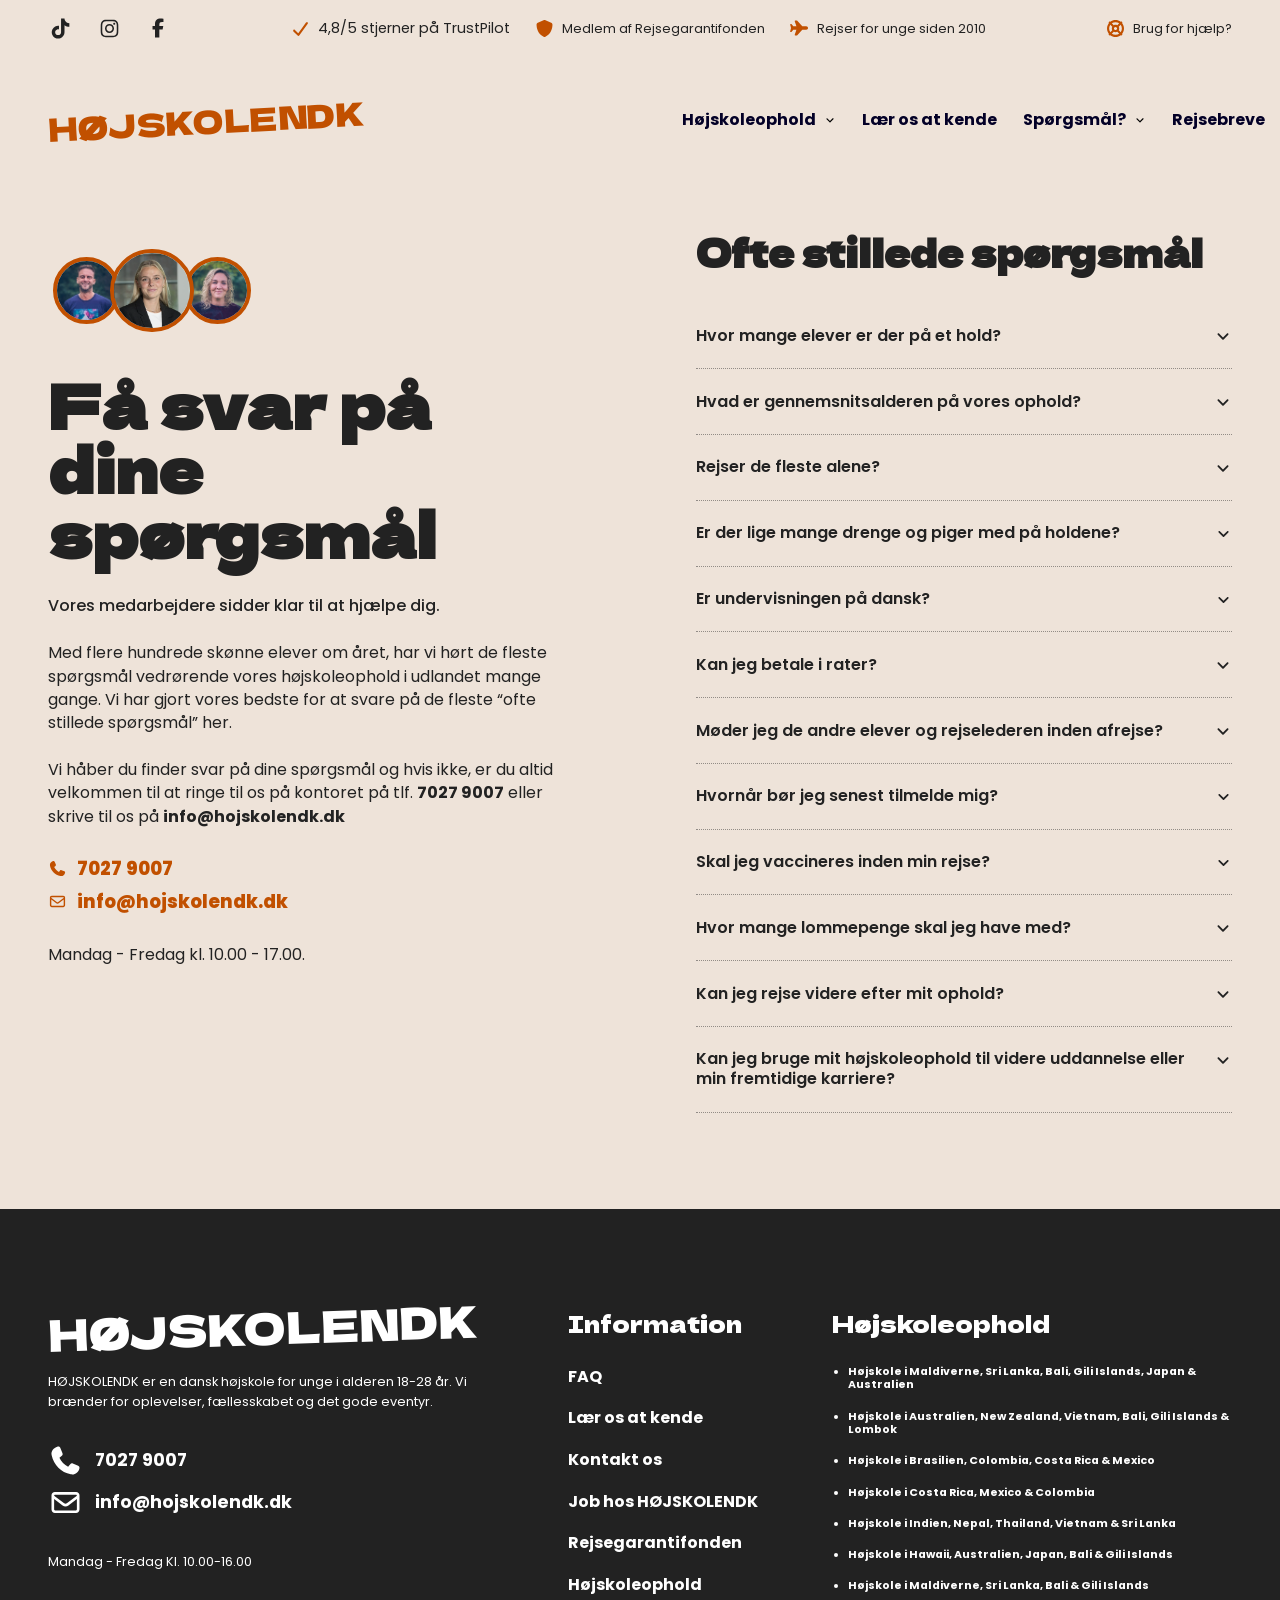
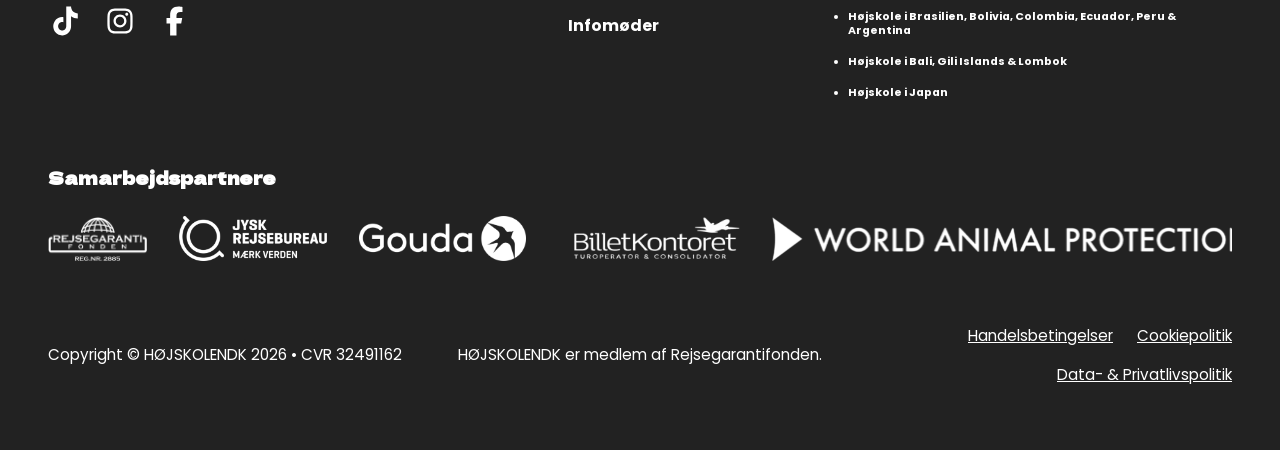
<file: faq.html>
<!DOCTYPE html>
<html lang="da">

<head>
    <meta charset="UTF-8">
    <meta name="viewport" content="width=device-width, initial-scale=1.0">

    <title>FAQ | Ofte stillede spørgsmål | HØJSKOLENDK</title>
    <meta name="description"
        content="Find svar på ofte stillede spørgsmål om højskoleophold i udlandet med HØJSKOLENDK. Læs om tilmelding, betaling, tryghed, rejser og hverdagen på opholdet.">

    <link rel="stylesheet" href="./assets/css/base.css">
    <link rel="stylesheet" href="./assets/css/header.css">
    <link rel="stylesheet" href="./assets/css/komponenter.css">
    <link rel="stylesheet" href="./assets/css/faq.css">
    <link rel="stylesheet" href="./assets/css/footer.css">

    <script src="./assets/js/app.js" defer></script>
</head>

<body class="side-laer-os-at-kende">
    <div class="toplinje">
        <div class="container toplinje-indhold">
            <div class="toplinje-sociale">
                <a href="#" class="toplinje-social-link" aria-label="TikTok">
                    <span class="toplinje-ikon toplinje-ikon-tiktok"></span>
                </a>

                <a href="#" class="toplinje-social-link" aria-label="Instagram">
                    <span class="toplinje-ikon toplinje-ikon-instagram"></span>
                </a>

                <a href="#" class="toplinje-social-link" aria-label="Facebook">
                    <span class="toplinje-ikon toplinje-ikon-facebook"></span>
                </a>
            </div>

            <div class="toplinje-info">
                <p class="toplinje-punkt">
                    <span class="toplinje-ikon toplinje-ikon-check"></span>
                    4,8/5 stjerner på TrustPilot
                </p>

                <p class="toplinje-punkt toplinje-punkt-desktop">
                    <span class="toplinje-ikon toplinje-ikon-skjold"></span>
                    Medlem af Rejsegarantifonden
                </p>

                <p class="toplinje-punkt toplinje-punkt-desktop">
                    <span class="toplinje-ikon toplinje-ikon-fly"></span>
                    Rejser for unge siden 2010
                </p>
            </div>

            <a href="kontakt.html" class="toplinje-hjaelp">
                <span class="toplinje-ikon toplinje-ikon-hjaelp"></span>
                Brug for hjælp?
            </a>
        </div>
    </div>

    <header class="side-header">
        <a href="index.html" class="logo">HØJSKOLENDK</a>
    
        <button class="menu-knap js-menu-knap" aria-label="Åbn menu" aria-expanded="false">
            <span class="menu-linje"></span>
            <span class="menu-linje"></span>
            <span class="menu-linje"></span>
        </button>
    
        <nav class="navigation js-navigation">
            <ul class="navigation-liste">
    
    
                <li class="navigation-punkt navigation-punkt-dropdown navigation-punkt-stor">
                    <button class="navigation-dropdown-knap js-dropdown-knap" type="button" aria-expanded="false">
                        Højskoleophold
                        <img src="assets/icons/angle-down-solid-full.svg" alt="" class="navigation-dropdown-ikon" />
                    </button>
    
                    <div class="navigation-stormenu">
                        <div class="navigation-stormenu-indhold">
                            <div class="navigation-stormenu-gruppe">
                                <h3 class="navigation-stormenu-titel">Korte ophold</h3>
                                <p class="navigation-stormenu-tekst">
                                    Ophold på cirka 1 måned.
                                </p>
    
                                <ul class="navigation-stormenu-liste">
                                    <li>
                                        <a href="ophold.html" class="navigation-stormenu-link">
                                            Bali, Gili Islands & Lombok
                                        </a>
                                    </li>
                                    <li>
                                        <a href="ophold.html" class="navigation-stormenu-link">
                                            Japan
                                        </a>
                                    </li>
                                    <li>
                                        <a href="ophold.html" class="navigation-stormenu-link">
                                            Brasilien, Ecuador & Amazonas
                                        </a>
                                    </li>
                                    <li>
                                        <a href="ophold.html" class="navigation-stormenu-link">
                                            Brasilien, Argentina, Peru, Ecuador & Galapagos
                                        </a>
                                    </li>
                                </ul>
                            </div>
    
                            <div class="navigation-stormenu-gruppe">
                                <h3 class="navigation-stormenu-titel">Mellemlange ophold</h3>
                                <p class="navigation-stormenu-tekst">
                                    Ophold på 1,5 til 2 måneder.
                                </p>
    
                                <ul class="navigation-stormenu-liste">
                                    <li>
                                        <a href="ophold.html" class="navigation-stormenu-link">
                                            Brasilien, Argentina, Peru, Ecuador & Galapagos
                                        </a>
                                    </li>
                                    <li>
                                        <a href="ophold.html" class="navigation-stormenu-link">
                                            Sydkorea, Japan, Bali, Gili Islands & Lombok
                                        </a>
                                    </li>
                                    <li>
                                        <a href="ophold.html" class="navigation-stormenu-link">
                                            Sydkorea & Japan
                                        </a>
                                    </li>
                                    <li>
                                        <a href="ophold.html" class="navigation-stormenu-link">
                                            Australien, Japan, Bali, Gili Islands & Lombok
                                        </a>
                                    </li>
                                    <li>
                                        <a href="ophold.html" class="navigation-stormenu-link">
                                            Maldiverne, Sri Lanka, Bali, Gili Islands & Lombok
                                        </a>
                                    </li>
                                    <li>
                                        <a href="ophold.html" class="navigation-stormenu-link">
                                            Brasilien, Colombia, Costa Rica & Mexico
                                        </a>
                                    </li>
                                </ul>
                            </div>
    
                            <div class="navigation-stormenu-gruppe">
                                <h3 class="navigation-stormenu-titel">Lange ophold</h3>
                                <p class="navigation-stormenu-tekst">
                                    Ophold på cirka 3 måneder.
                                </p>
    
                                <ul class="navigation-stormenu-liste">
                                    <li>
                                        <a href="ophold.html" class="navigation-stormenu-link">
                                            Brasilien, Bolivia, Colombia, Ecuador, Peru & Argentina
                                        </a>
                                    </li>
                                    <li>
                                        <a href="ophold.html" class="navigation-stormenu-link">
                                            Maldiverne, Sri Lanka, Bali, Gili Islands, Japan & Australien
                                        </a>
                                    </li>
                                    <li>
                                        <a href="ophold.html" class="navigation-stormenu-link">
                                            Indien, Nepal, Thailand, Vietnam & Sri Lanka
                                        </a>
                                    </li>
                                    <li>
                                        <a href="ophold.html" class="navigation-stormenu-link">
                                            Australien, New Zealand, Vietnam, Bali, Gili Islands & Lombok
                                        </a>
                                    </li>
                                </ul>
                            </div>
                        </div>
                        <div class="navigation-stormenu-handling">
                            <a href="hojskoleophold.html" class="navigation-stormenu-knap">
                                Se alle højskoleophold
                            </a>
                        </div>
                    </div>
                </li>
    
                <li class="navigation-punkt">
                    <a href="laes-os-at-kende.html" class="navigation-link">Lær os at kende</a>
                </li>
    
                <li class="navigation-punkt navigation-punkt-dropdown">
                    <button class="navigation-dropdown-knap js-dropdown-knap" type="button">
                        Spørgsmål?
                        <img src="assets/icons/angle-down-solid-full.svg" alt="" class="navigation-dropdown-ikon" />
                    </button>
    
                    <ul class="navigation-dropdown js-dropdown">
                        <li>
                            <a href="kontakt.html" class="navigation-dropdown-link">Kontakt</a>
                        </li>
                        <li>
                            <a href="faq.html" class="navigation-dropdown-link">FAQ</a>
                        </li>
                    </ul>
                </li>
    
                <li class="navigation-punkt">
                    <a href="rejsebreve.html" class="navigation-link">Rejsebreve</a>
                </li>
            </ul>
        </nav>
    </header>
<main>
    <section class="svar-sektion">
        <div class="container svar-indhold">
    
            <div class="svar-tekst">
                <div class="svar-personer">
                    <img src="./assets/img/Amadeus-500.jpg" alt="Medarbejder hos HØJSKOLENDK">
                    <img src="./assets/img/Charlotte500.png" alt="Medarbejder hos HØJSKOLENDK" class="svar-person-stor">
                    <img src="./assets/img/Nanna-500.jpg" alt="Medarbejder hos HØJSKOLENDK">
                </div>
    
                <h1>Få svar på dine spørgsmål</h1>
    
                <p class="svar-fed">Vores medarbejdere sidder klar til at hjælpe dig.</p>
    
                <p>
                    Med flere hundrede skønne elever om året, har vi hørt de fleste
                    spørgsmål vedrørende vores højskoleophold i udlandet mange gange.
                    Vi har gjort vores bedste for at svare på de fleste “ofte stillede
                    spørgsmål” her.
                </p>
    
                <p>
                    Vi håber du finder svar på dine spørgsmål og hvis ikke, er du altid
                    velkommen til at ringe til os på kontoret på tlf.
                    <strong>7027 9007</strong> eller skrive til os på
                    <strong>info@hojskolendk.dk</strong>
                </p>
    
                <div class="svar-kontakt">
                    <a href="tel:70279007" class="svar-kontakt-link svar-telefon">7027 9007</a>
                    <a href="mailto:info@hojskolendk.dk" class="svar-kontakt-link svar-mail">info@hojskolendk.dk</a>
                </div>
    
                <p>Mandag - Fredag kl. 10.00 - 17.00.</p>
            </div>
    
            <div class="faq">
                <h2>Ofte stillede spørgsmål</h2>
    
                <details class="faq-punkt">
                    <summary>Hvor mange elever er der på et hold?</summary>
                    <p>De fleste af vores højskoleophold i udlandet ender med at være udsolgte. Man rejser derfor oftest 30-40 elever sammen
                    med en dansk rejseleder og en dansk underviser fra HÖJSKOLENDK.
                    
                    Nogle gange har vi også mindre hold afsted, og så rejser man på eventyr med 15-20 andre skønne elever. Det kan variere
                    en smule alt efter hvilket ophold man vælger, årstiden man rejser i, etc.
                    Vores minimum antal elever er 10 – og dét er stadig kæmpefedt og et skønt højskole-eventyr.</p>
                </details>
    
                <details class="faq-punkt">
                    <summary>Hvad er gennemsnitsalderen på vores ophold?</summary>
                    <p>Gennemsnitsalderen på vores ophold er ca. 20-22 år, og langt de fleste af vores elever er fra 18-24 år og på 1. eller 2.
                    sabbatår.
                    Vi har dog jævnligt elever med der er lidt ældre og de er lige så glade for deres højskole-eventyr, som alle andre.</p>
                </details>
    
                <details class="faq-punkt">
                    <summary>Rejser de fleste alene?</summary>
                    <p>Ja, det gør ca. 95% af vores elever. Fællesskabet er altid stærkt på vores højskoleophold, for alle er langt væk
                    hjemmefra og derfor klar på at lære nye mennesker at kende.
                    
                    Mange stærke venskaber knyttes på holdene og det er fantastisk at rejse hjem med mange nye skønne venner og stærke
                    relationer i rygsækken.</p>
                </details>
    
                <details class="faq-punkt">
                    <summary>Er der lige mange drenge og piger med på holdene?</summary>
                    <p>Oftest er der flere piger end drenge på holdene. Det svinger selvfølgelig alt efter destination, indhold på opholdet,
                    fag, m.v. og det kan være svært for os at give et eksakt svar på fordelingen indtil kort tid før afgang.</p>
                </details>
    
                <details class="faq-punkt">
                    <summary>Er undervisningen på dansk?</summary>
                    <p>Der undervises altid på dansk – af danske undervisere selvfølgelig. Vi er dog jævnligt heldige at få besøg af spændende
                    gæsteundervisere, foredragsholdere eller kunne deltage i inspirerende workshops, hvor sproget vil være engelsk.</p>
                </details>
    
                <details class="faq-punkt">
                    <summary>Kan jeg betale i rater?</summary>
                    <p>Ja. Ved tilmelding betaler du faktisk 0 kr. Inden for 7 dage skal du betale et depositum (mellem 2000 - 8000 kr)
                    afhængigt af ophold. 100 dage inden afrejse betaler du første halvdel af turens pris. 70 dage inden afrejse betaler du
                    det resterende beløb.</p>
                </details>
    
                <details class="faq-punkt">
                    <summary>Møder jeg de andre elever og rejselederen inden afrejse?</summary>
                    <p>Ja det gør du på afrejsemødet ca. 4-6 uger før afrejse. Her møder du også rejselederen og underviser på dit ophold, og
                    du kan spørge om alt, du er i tvivl om, før du skal afsted på rejseeventyret.
                    
                    Det kan dog være en eller (i få tilfælde) begge allerede er på opgave i udlandet. Men oftest deltager enten rejselederen
                    eller underviseren.
                    
                    På afrejsemødet fortæller vi detaljeret om højskoleopholdet, destinationerne, undervisning og fag, fritidsaktiviteter,
                    sikkerhed, giver dig rejsetips og snakker pakkeliste, og der er rig mulighed for at lære alle de andre deltagere bedre
                    at kende. Vi slutter infomødet af med lidt lækker mad og højskole-hygge.</p>
                </details>
                <details class="faq-punkt">
                    <summary>Hvornår bør jeg senest tilmelde mig?</summary>
                    <p>Vi anbefaler at man tilmelder sig, lige så snart man er afklaret og har besluttet sig for, at man vil med os på
                    højskole-eventyr. Der er dejlig stor interesse for vores højskoleophold i udlandet og på mange af vores rejser må vi
                    melde udsolgt 5-6 måneder før afrejse – og nogle gange endda et helt år før afrejse.
                    
                    Vi afholder desuden afrejsemøde, for hele holdet der skal afsted, ca. 4-6 uger før afrejse. Her møder man alle de andre
                    elever, rejseleder og underviser og det er en rigtig hyggelig og spændende dag, som er fed at være med på.
                    
                    Så er du afklaret og vil med på højskoleeventyr, skal du absolut ikke vente for længe med din tilmelding.</p>
                </details>
                
                <details class="faq-punkt">
                    <summary>Skal jeg vaccineres inden min rejse?</summary>
                    <p>Vaccinationer bør altid drøftes med egen læge eller en vaccinationsklinik først og fremmest. Hvilke du skal/bør have,
                    kommer derudover an på destination, årstid, dit helbred, etc.
                    Vi har et fint samarbejde med ‘Danske Lægers Vaccinationsservice’ og her får du 15% rabat når du rejser med HÖJSKOLENDK.
                    Tjek deres hjemmeside her: www.sikkerrejse.dk.</p>
                </details>
                
                <details class="faq-punkt">
                    <summary>Hvor mange lommepenge skal jeg have med?</summary>
                    <p>Det kommer an på hvor i verden du rejser med os hen, hvor mange måneder du er afsted, hvor vilde friugerne evt. bliver
                    og hvor “løst” dine penge sidder.
                    
                    Mange faktorer spiller ind:
                    Hvor meget bruger du på friuger og evt. weekend-ture?
                    Hvor meget spiser du på restaurant, i stedet for at lave mad selv sammen med de andre elever?
                    Hvor tit går du i byen og fester?
                    Hvor meget og hvad shopper du?
                    Hvor mange adventure-aktiviteter skal du bare opleve? (fx skydiving, dykkercertifikat/dykning, safari, surfing, etc.)
                    
                    Nogle gange bruger enkelte elever dobbelt så mange lommepenge på samme ophold, som andre elever gør. Så det bedste råd
                    vi kan give dig er at beslutte dig for hvor mange penge du vil ha’ med på rejsen til lommepenge, og derefter spare så
                    meget op du overhovedet kan. Så har du friheden undervejs, til at opleve det du gerne vil.</p>
                </details>
                <details class="faq-punkt">
                    <summary>Kan jeg rejse videre efter mit ophold?</summary>
                    <p>Du kan altid vælge at forsætte dit rejseeventyr på egen hånd efter dit højskoleophold. Ønsker du at rejse videre efter
                    opholdet, er det dog vigtigt, at du oplyser os dette ved din tilmelding, så vi kan undersøge en alternativ hjemrejse for
                    dig. Bemærk at alle ændringer i flyplanen er for egen regning og en evt. merpris tilføjes opholdsprisen.
                    
                    Ønsker du undervejs på dit højskoleophold at ændre din hjemrejsebillet, skal dette først undersøges med vores
                    samarbejdspartner på flybilletter Jysk Rejsebureau, og vi kan ikke garantere mulighed for dette.</p>
                </details>
                
                <details class="faq-punkt">
                    <summary>Kan jeg bruge mit højskoleophold til videre uddannelse eller min fremtidige karriere?</summary>
                    <p>Dit højskoleophold er fantastisk at have med i ”rygsækken”, og mange arbejdsgivere sætter stor pris på den ballast du
                    får med fra et højskoleophold med HÖJSKOLENDK.
                    
                    Universiteterne vægter udlandsophold og frivilligt arbejde højt og i Kvote 2 ansøgninger, er det et stort plus at have
                    været afsted med HÖJSKOLENDK.
                    
                    Den erfaring du får i bl.a. Teambuilding, Frivilligt Arbejde & Kulturforståelse og Selvudvikling & Kommunikation, kan
                    bruges fagligt i mange henseender og de fleste ledere sætter stor pris på at du fx ved en masse om teamdynamik,
                    gruppepsykologi, samarbejde, kommunikation, konflikter, feedback og at du har fundet ind til netop dine styrker og
                    udviklingspunkter.
                    
                    Efter dit højskoleophold, får du selvfølgelig et højskolebevis der viser hvilke fag du er blevet undervist i. Du kan
                    også få en personlig udtalelse hvis du ønsker det.</p>
                </details>
                
            </div>
    
        </div>
    </section>
</main>

    <footer class="footer">
        <div class="container footer-indhold">
            <div class="footer-top">
                <div class="footer-brand">
                    <a href="index.html" class="footer-logo">HØJSKOLENDK</a>
    
                    <p class="footer-tekst">
                        HØJSKOLENDK er en dansk højskole for unge i alderen 18-28 år.
                        Vi brænder for oplevelser, fællesskabet og det gode eventyr.
                    </p>
    
                    <div class="footer-kontakt">
                        <a href="tel:70279007" class="footer-kontakt-link">
                            <img src="assets/icons/phone-solid-full.svg" alt="">
                            7027 9007
                        </a>
    
                        <a href="mailto:info@hojskolendk.dk" class="footer-kontakt-link">
                            <img src="assets/icons/envelope-regular-full.svg" alt="">
                            info@hojskolendk.dk
                        </a>
                    </div>
    
                    <p class="footer-aabningstid">Mandag - Fredag Kl. 10.00-16.00</p>
    
                    <div class="footer-sociale">
                        <a href="https://www.tiktok.com/@hojskolendk" aria-label="TikTok">
                            <img src="assets/icons/tiktok-brands-solid-full.svg" alt="">
                        </a>
    
                        <a href="https://www.instagram.com/hojskolendk/" aria-label="Instagram">
                            <img src="assets/icons/instagram-brands-solid-full.svg" alt="">
                        </a>
    
                        <a href="https://www.facebook.com/hojskolendk/?locale=da_DK" aria-label="Facebook">
                            <img src="assets/icons/facebook-f-brands-solid-full.svg" alt="">
                        </a>
                    </div>
                </div>
                <details class="footer-menu-gruppe" data-footer-menu>
                    <summary>
                        Information
                        <span class="footer-menu-ikon">+</span>
                    </summary>
    
                    <ul class="footer-menu">
                        <li><a href="./faq.html">FAQ</a></li>
                        <li><a href="./laes-os-at-kende.html">Lær os at kende</a></li>
                        <li><a href="./kontakt.html">Kontakt os</a></li>
                        <li><a href="#">Job hos HØJSKOLENDK</a></li>
                        <li><a href="#">Rejsegarantifonden</a></li>
                        <li><a href="./hojskoleophold.html">Højskoleophold</a></li>
                        <li><a href="#">Infomøder</a></li>
                    </ul>
                </details>
    
                <details class="footer-menu-gruppe" data-footer-menu open>
                    <summary>
                        Højskoleophold
                        <span class="footer-menu-ikon">+</span>
                    </summary>
    
                    <ul class="footer-menu footer-menu-ophold">
                        <li><a href="./ophold.html">Højskole i Maldiverne, Sri Lanka, Bali, Gili Islands, Japan &
                                Australien</a></li>
                        <li><a href="./ophold.html">Højskole i Australien, New Zealand, Vietnam, Bali, Gili Islands &
                                Lombok</a></li>
                        <li><a href="./ophold.html">Højskole i Brasilien, Colombia, Costa Rica & Mexico</a></li>
                        <li><a href="./ophold.html">Højskole i Costa Rica, Mexico & Colombia</a></li>
                        <li><a href="./ophold.html">Højskole i Indien, Nepal, Thailand, Vietnam & Sri Lanka</a></li>
                        <li><a href="./ophold.html">Højskole i Hawaii, Australien, Japan, Bali & Gili Islands</a></li>
                        <li><a href="./ophold.html">Højskole i Maldiverne, Sri Lanka, Bali & Gili Islands</a></li>
                        <li><a href="./ophold.html">Højskole i Brasilien, Bolivia, Colombia, Ecuador, Peru & Argentina</a>
                        </li>
                        <li><a href="./ophold.html">Højskole i Bali, Gili Islands & Lombok</a></li>
                        <li><a href="./ophold.html">Højskole i Japan</a></li>
                    </ul>
                </details>
            </div>
    
            <div class="footer-partnere">
                <h2>Samarbejdspartnere</h2>
                <div class="footer-logoer">
                    <div class="footer-logo-spor">
                        <img src="./assets/partner-img/rejsegarantifonden.png" alt="Rejsegarantifonden">
                        <img src="./assets/partner-img/Jysk_Rejsebureau_idlchG1wKt_0-480x145.png" alt="Jysk Rejsebureau">
                        <img src="./assets/partner-img/Gouda_id91pS60Vo_0-480x129.png" alt="Gouda">
                        <img src="./assets/partner-img/billetkontoret.png" alt="Billetkontoret">
                        <img src="./assets/partner-img/animalprotection.png" alt="World Animal Protection">
                        <img src="./assets/partner-img/Trees for the future.webp" alt="Trees for the Future">
                        <img src="./assets/partner-img/Verdensskove.png" alt="Verdens Skove">
                    </div>
                </div>
            </div>
    
            <div class="footer-bund">
                <p>Copyright © HØJSKOLENDK 2026 • CVR 32491162</p>
    
                <p>HØJSKOLENDK er medlem af Rejsegarantifonden.</p>
    
                <div class="footer-links">
                    <a href="#">Handelsbetingelser</a>
                    <a href="#">Cookiepolitik</a>
                    <a href="#">Data- & Privatlivspolitik</a>
                </div>
            </div>
        </div>
    </footer>
</body>

</html>
</file>
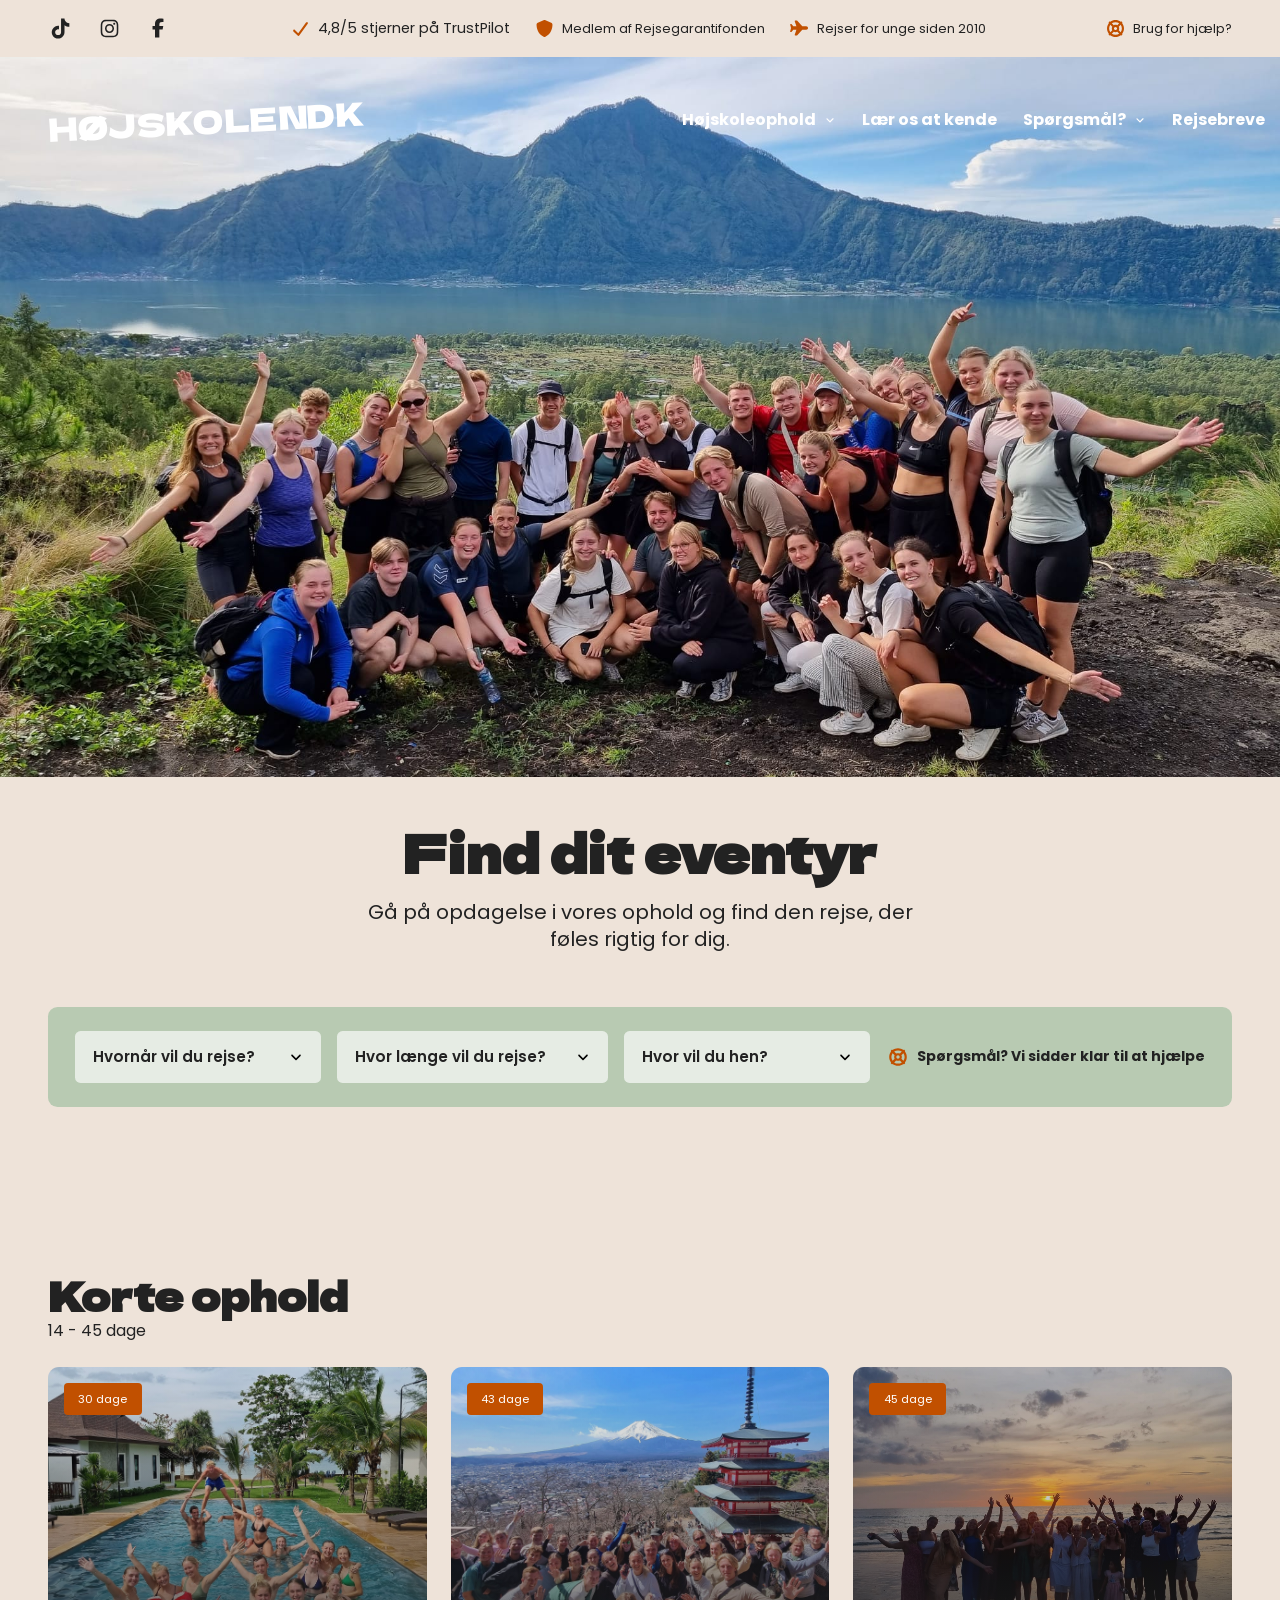
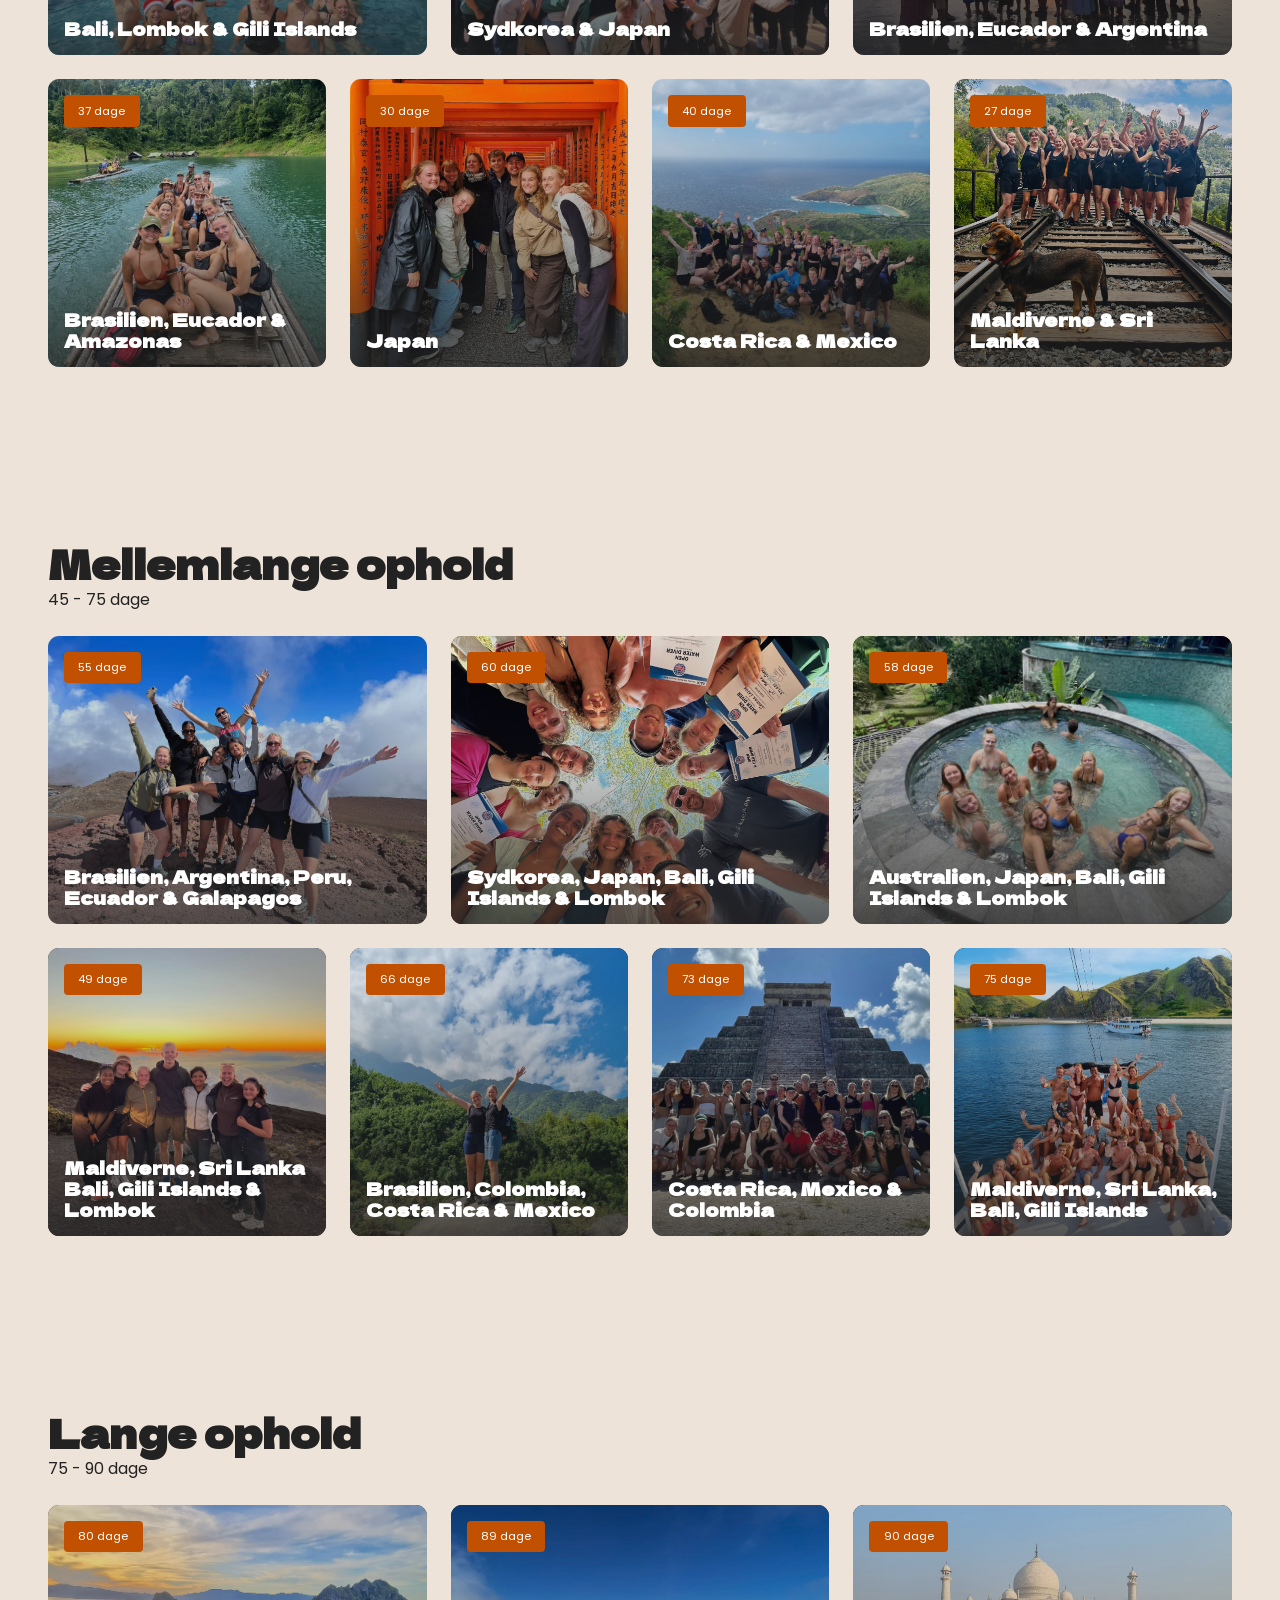
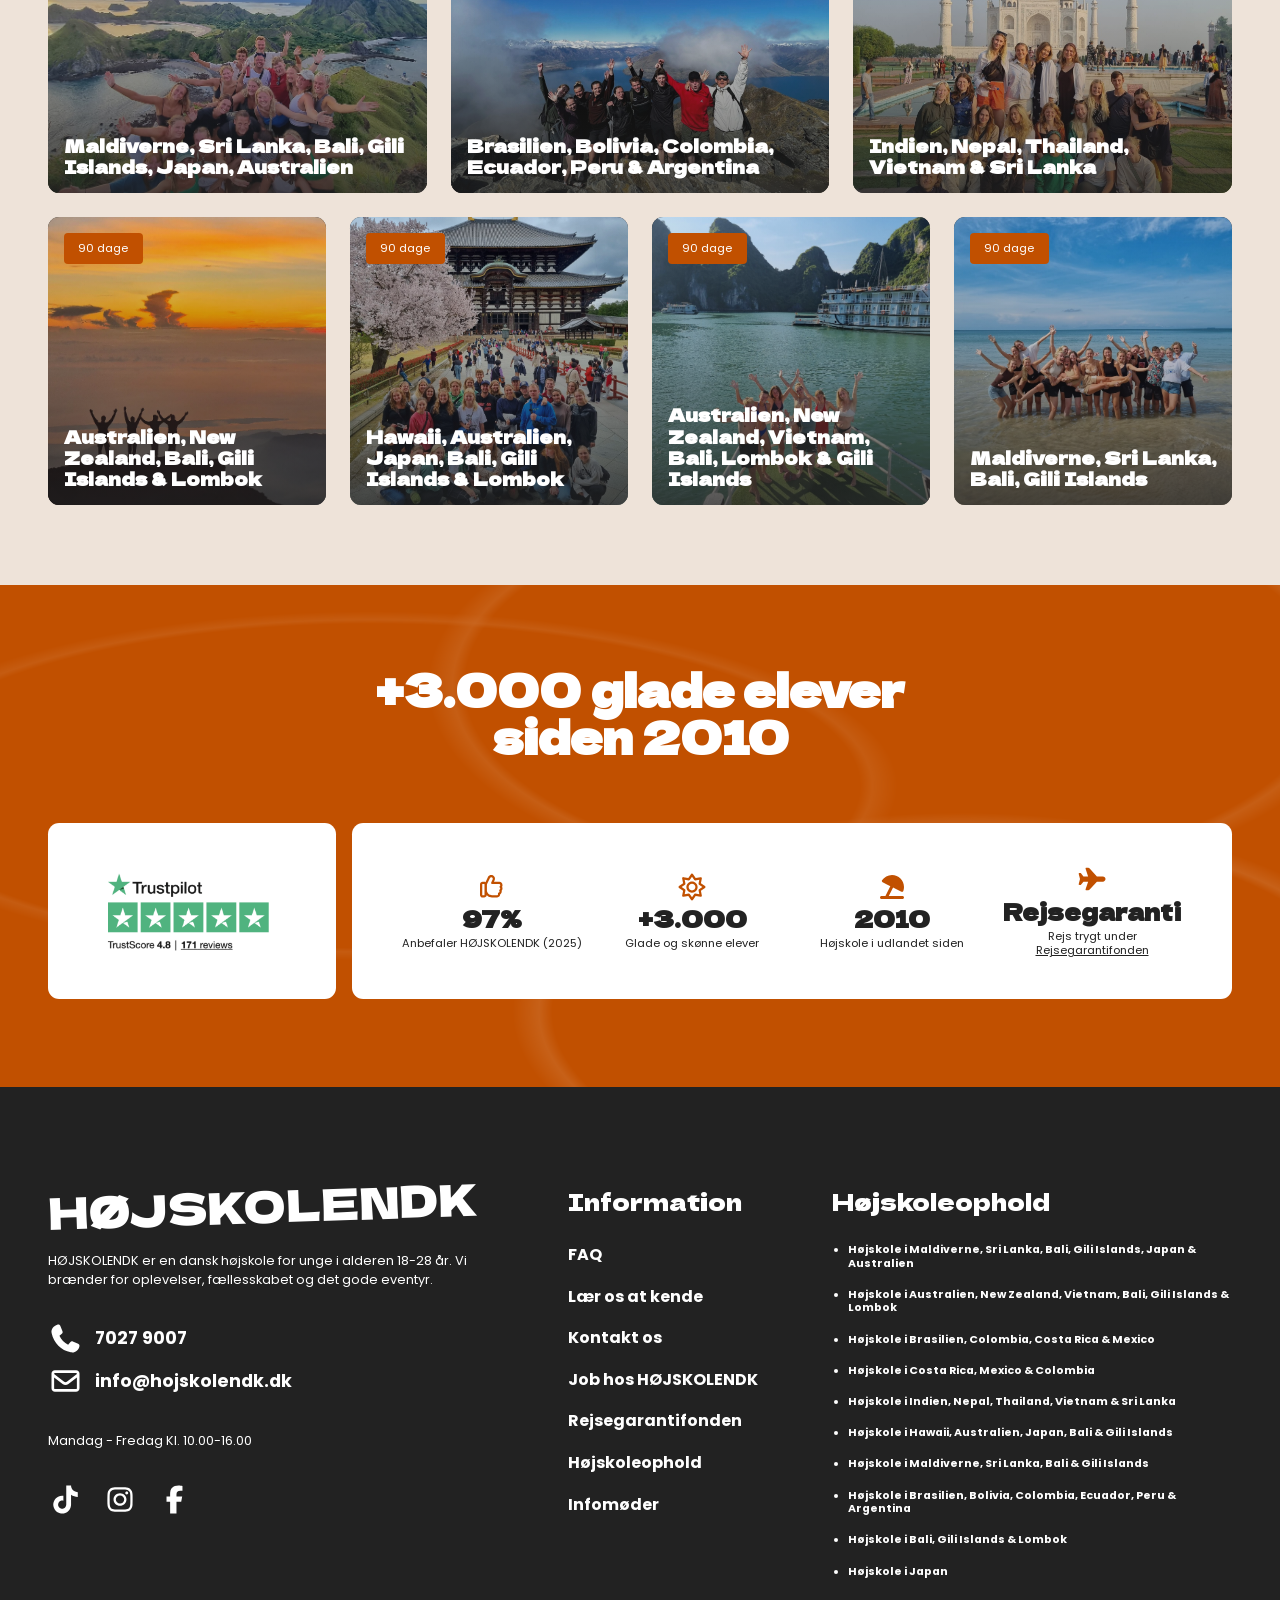
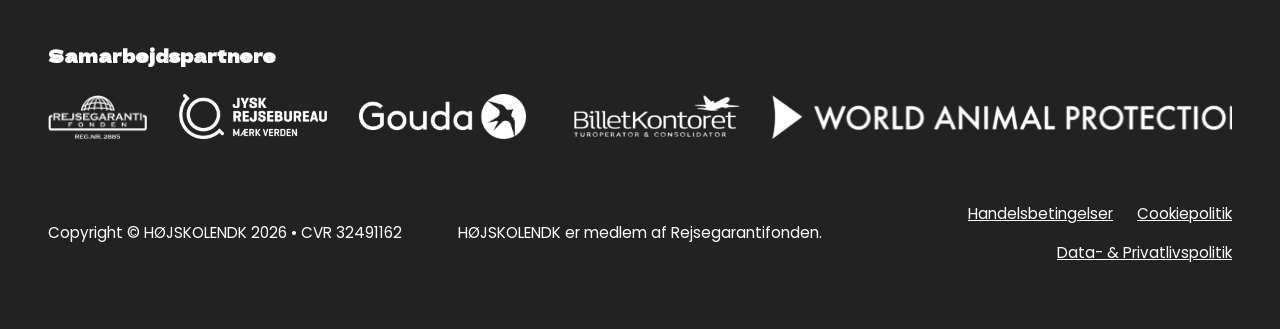
<file: hojskoleophold.html>
<!DOCTYPE html>
<html lang="da">

<head>
    <meta charset="UTF-8">
    <meta name="viewport" content="width=device-width, initial-scale=1.0">

    <title>Højskoleophold i udlandet | HØJSKOLENDK</title>
    <meta name="description"
        content="Se alle højskoleophold i udlandet med HØJSKOLENDK. Find ophold med fællesskab, undervisning, rejser og personlig udvikling i trygge rammer.">

    <link rel="stylesheet" href="./assets/css/base.css">
    <link rel="stylesheet" href="./assets/css/header.css">
    <link rel="stylesheet" href="./assets/css/komponenter.css">
    <link rel="stylesheet" href="./assets/css/hojskoleophold.css">
    <link rel="stylesheet" href="./assets/css/footer.css">

    <script src="./assets/js/app.js" defer></script>
</head>
<body>
    <div class="toplinje">
        <div class="container toplinje-indhold">
            <div class="toplinje-sociale">
                <a href="#" class="toplinje-social-link" aria-label="TikTok">
                    <span class="toplinje-ikon toplinje-ikon-tiktok"></span>
                </a>
    
                <a href="#" class="toplinje-social-link" aria-label="Instagram">
                    <span class="toplinje-ikon toplinje-ikon-instagram"></span>
                </a>
    
                <a href="#" class="toplinje-social-link" aria-label="Facebook">
                    <span class="toplinje-ikon toplinje-ikon-facebook"></span>
                </a>
            </div>
    
            <div class="toplinje-info">
                <p class="toplinje-punkt">
                    <span class="toplinje-ikon toplinje-ikon-check"></span>
                    4,8/5 stjerner på TrustPilot
                </p>
    
                <p class="toplinje-punkt toplinje-punkt-desktop">
                    <span class="toplinje-ikon toplinje-ikon-skjold"></span>
                    Medlem af Rejsegarantifonden
                </p>
    
                <p class="toplinje-punkt toplinje-punkt-desktop">
                    <span class="toplinje-ikon toplinje-ikon-fly"></span>
                    Rejser for unge siden 2010
                </p>
            </div>
    
            <a href="kontakt.html" class="toplinje-hjaelp">
                <span class="toplinje-ikon toplinje-ikon-hjaelp"></span>
                Brug for hjælp?
            </a>
        </div>
    </div>
    
    <header class="side-header">
        <a href="index.html" class="logo">HØJSKOLENDK</a>
    
        <button class="menu-knap js-menu-knap" aria-label="Åbn menu" aria-expanded="false">
            <span class="menu-linje"></span>
            <span class="menu-linje"></span>
            <span class="menu-linje"></span>
        </button>
    
        <nav class="navigation js-navigation">
            <ul class="navigation-liste">
    
    
                <li class="navigation-punkt navigation-punkt-dropdown navigation-punkt-stor">
                    <button class="navigation-dropdown-knap js-dropdown-knap" type="button" aria-expanded="false">
                        Højskoleophold
                        <img src="assets/icons/angle-down-solid-full.svg" alt="" class="navigation-dropdown-ikon" />
                    </button>
    
                    <div class="navigation-stormenu">
                        <div class="navigation-stormenu-indhold">
                            <div class="navigation-stormenu-gruppe">
                                <h3 class="navigation-stormenu-titel">Korte ophold</h3>
                                <p class="navigation-stormenu-tekst">
                                    Ophold på cirka 1 måned.
                                </p>
    
                                <ul class="navigation-stormenu-liste">
                                    <li>
                                        <a href="ophold.html" class="navigation-stormenu-link">
                                            Bali, Gili Islands & Lombok
                                        </a>
                                    </li>
                                    <li>
                                        <a href="ophold.html" class="navigation-stormenu-link">
                                            Japan
                                        </a>
                                    </li>
                                    <li>
                                        <a href="ophold.html" class="navigation-stormenu-link">
                                            Brasilien, Ecuador & Amazonas
                                        </a>
                                    </li>
                                    <li>
                                        <a href="ophold.html" class="navigation-stormenu-link">
                                            Brasilien, Argentina, Peru, Ecuador & Galapagos
                                        </a>
                                    </li>
                                </ul>
                            </div>
    
                            <div class="navigation-stormenu-gruppe">
                                <h3 class="navigation-stormenu-titel">Mellemlange ophold</h3>
                                <p class="navigation-stormenu-tekst">
                                    Ophold på 1,5 til 2 måneder.
                                </p>
    
                                <ul class="navigation-stormenu-liste">
                                    <li>
                                        <a href="ophold.html" class="navigation-stormenu-link">
                                            Brasilien, Argentina, Peru, Ecuador & Galapagos
                                        </a>
                                    </li>
                                    <li>
                                        <a href="ophold.html" class="navigation-stormenu-link">
                                            Sydkorea, Japan, Bali, Gili Islands & Lombok
                                        </a>
                                    </li>
                                    <li>
                                        <a href="ophold.html" class="navigation-stormenu-link">
                                            Sydkorea & Japan
                                        </a>
                                    </li>
                                    <li>
                                        <a href="ophold.html" class="navigation-stormenu-link">
                                            Australien, Japan, Bali, Gili Islands & Lombok
                                        </a>
                                    </li>
                                    <li>
                                        <a href="ophold.html" class="navigation-stormenu-link">
                                            Maldiverne, Sri Lanka, Bali, Gili Islands & Lombok
                                        </a>
                                    </li>
                                    <li>
                                        <a href="ophold.html" class="navigation-stormenu-link">
                                            Brasilien, Colombia, Costa Rica & Mexico
                                        </a>
                                    </li>
                                </ul>
                            </div>
    
                            <div class="navigation-stormenu-gruppe">
                                <h3 class="navigation-stormenu-titel">Lange ophold</h3>
                                <p class="navigation-stormenu-tekst">
                                    Ophold på cirka 3 måneder.
                                </p>
    
                                <ul class="navigation-stormenu-liste">
                                    <li>
                                        <a href="ophold.html" class="navigation-stormenu-link">
                                            Brasilien, Bolivia, Colombia, Ecuador, Peru & Argentina
                                        </a>
                                    </li>
                                    <li>
                                        <a href="ophold.html" class="navigation-stormenu-link">
                                            Maldiverne, Sri Lanka, Bali, Gili Islands, Japan & Australien
                                        </a>
                                    </li>
                                    <li>
                                        <a href="ophold.html" class="navigation-stormenu-link">
                                            Indien, Nepal, Thailand, Vietnam & Sri Lanka
                                        </a>
                                    </li>
                                    <li>
                                        <a href="ophold.html" class="navigation-stormenu-link">
                                            Australien, New Zealand, Vietnam, Bali, Gili Islands & Lombok
                                        </a>
                                    </li>
                                </ul>
                            </div>
                        </div>
                        <div class="navigation-stormenu-handling">
                            <a href="hojskoleophold.html" class="navigation-stormenu-knap">
                                Se alle højskoleophold
                            </a>
                        </div>
                    </div>
                </li>
    
                <li class="navigation-punkt">
                    <a href="laes-os-at-kende.html" class="navigation-link">Lær os at kende</a>
                </li>
    
                <li class="navigation-punkt navigation-punkt-dropdown">
                    <button class="navigation-dropdown-knap js-dropdown-knap" type="button">
                        Spørgsmål?
                        <img src="assets/icons/angle-down-solid-full.svg" alt="" class="navigation-dropdown-ikon" />
                    </button>
    
                    <ul class="navigation-dropdown js-dropdown">
                        <li>
                            <a href="kontakt.html" class="navigation-dropdown-link">Kontakt</a>
                        </li>
                        <li>
                            <a href="faq.html" class="navigation-dropdown-link">FAQ</a>
                        </li>
                    </ul>
                </li>
    
                <li class="navigation-punkt">
                    <a href="rejsebreve.html" class="navigation-link">Rejsebreve</a>
                </li>
            </ul>
        </nav>
    </header>
<main>
    <section class="ophold-hero">
        <img src="./assets/img/Alleophold.jpeg" alt="Elever på højskoleophold i udlandet"
            class="ophold-hero-billede">
    </section>

    <section class="ophold-intro">
        <div class="container ophold-intro-indhold">
            <h1>Find dit eventyr</h1>

            <p>
                Gå på opdagelse i vores ophold og find den rejse,
                der føles rigtig for dig.
            </p>

            <div class="ophold-filter">
        

                <div class="ophold-filter-indhold">
                    <button class="ophold-filter-knap" type="button">
                        <span>Hvornår vil du rejse?</span>
                        <img src="assets/icons/angle-down-solid-full.svg" alt="">
                    </button>

                    <button class="ophold-filter-knap" type="button">
                        <span>Hvor længe vil du rejse?</span>
                        <img src="assets/icons/angle-down-solid-full.svg" alt="">
                    </button>

                    <button class="ophold-filter-knap" type="button">
                        <span>Hvor vil du hen?</span>
                        <img src="assets/icons/angle-down-solid-full.svg" alt="">
                    </button>

                    <a href="kontakt.html" class="ophold-filter-hjaelp">
                        <span class="ophold-filter-hjaelp-ikon"></span>
                        <span>Spørgsmål? Vi sidder klar til at hjælpe</span>
                    </a>
                </div>
            </div>
        </div>
    </section>


    <section class="hojskoleophold-rejser">
        <div class="container">
            <div class="hojskoleophold-rejser-top">
                <h2>Korte ophold</h2>
                <p>14 - 45 dage</p>
            </div>
    
            <div class="rejseinspiration" data-rejseinspiration>
                <div class="rejseinspiration-liste">
    
                    <a href="./ophold.html" class="rejseinspiration-kort">
                        <img src="./assets/img/20221206_061531_0AECA7.jpeg" alt="Elever på ophold i udlandet"
                            class="rejseinspiration-billede">
    
                        <div class="rejseinspiration-badges">
                            <span class="rejseinspiration-badge">30 dage</span>
                        </div>
    
                        <div class="rejseinspiration-tekst">
                            <h3>Bali, Lombok & Gili Islands</h3>
                            <span class="rejseinspiration-link">Læs mere</span>
                        </div>
                    </a>
    
                    <a href="./ophold.html" class="rejseinspiration-kort">
                        <img src="./assets/img/20230322_153226_C8915A.jpeg" alt="Elever på strand ved solnedgang"
                            class="rejseinspiration-billede">
    
                        <div class="rejseinspiration-badges">
                            <span class="rejseinspiration-badge">43 dage</span>
                        </div>
    
                        <div class="rejseinspiration-tekst">
                            <h3>Sydkorea & Japan</h3>
                            <span class="rejseinspiration-link">Læs mere</span>
                        </div>
                    </a>
    
                    <a href="./ophold.html" class="rejseinspiration-kort">
                        <img src="./assets/img/20221211_014312_BF0C5C.jpeg" alt="Elever i udlandet"
                            class="rejseinspiration-billede">
    
                        <div class="rejseinspiration-badges">
                            <span class="rejseinspiration-badge">45 dage</span>
                        </div>
    
                        <div class="rejseinspiration-tekst">
                            <h3>Brasilien, Eucador & Argentina</h3>
                            <span class="rejseinspiration-link">Læs mere</span>
                        </div>
                    </a>
    
                    <a href="./ophold.html" class="rejseinspiration-kort">
                        <img src="./assets/img/Ecuador1.jpeg" alt="Elever" class="rejseinspiration-billede">
    
                        <div class="rejseinspiration-badges">
                            <span class="rejseinspiration-badge">37 dage</span>
                        </div>
    
                        <div class="rejseinspiration-tekst">
                            <h3>Brasilien, Eucador & Amazonas</h3>
                            <span class="rejseinspiration-link">Læs mere</span>
                        </div>
                    </a>
    
                    <a href="./ophold.html" class="rejseinspiration-kort">
                        <img src="./assets/img/Japan1.jpeg" alt="Elever" class="rejseinspiration-billede">
    
                        <div class="rejseinspiration-badges">
                            <span class="rejseinspiration-badge">30 dage</span>
                        </div>
    
                        <div class="rejseinspiration-tekst">
                            <h3>Japan</h3>
                            <span class="rejseinspiration-link">Læs mere</span>
                        </div>
                    </a>
    
                    <a href="./ophold.html" class="rejseinspiration-kort">
                        <img src="./assets/img/Costarica.jpeg" alt="Elever" class="rejseinspiration-billede">
    
                        <div class="rejseinspiration-badges">
                            <span class="rejseinspiration-badge">40 dage</span>
                        </div>
    
                        <div class="rejseinspiration-tekst">
                            <h3>Costa Rica & Mexico</h3>
                            <span class="rejseinspiration-link">Læs mere</span>
                        </div>
                    </a>
    
                    <a href="./ophold.html" class="rejseinspiration-kort">
                        <img src="./assets/img/Srilanka.JPG" alt="Elever ved pool" class="rejseinspiration-billede">
    
                        <div class="rejseinspiration-badges">
                            <span class="rejseinspiration-badge">27 dage</span>
                        </div>
    
                        <div class="rejseinspiration-tekst">
                            <h3>Maldiverne & Sri Lanka</h3>
                            <span class="rejseinspiration-link">Læs mere</span>
                        </div>
                    </a>
    
                </div>
    
                <div class="rejseinspiration-prikker"></div>
            </div>
        </div>
    </section>
    
    <section class="hojskoleophold-rejser">
        <div class="container">
            <div class="hojskoleophold-rejser-top">
                <h2>Mellemlange ophold</h2>
                <p>45 - 75 dage</p>
            </div>
    
            <div class="rejseinspiration" data-rejseinspiration>
                <div class="rejseinspiration-liste">
    
                    <a href="./ophold.html" class="rejseinspiration-kort">
                        <img src="./assets/img/Argentina.jpeg" alt="Elever på ophold i udlandet"
                            class="rejseinspiration-billede">
    
                        <div class="rejseinspiration-badges">
                            <span class="rejseinspiration-badge">55 dage</span>
                        </div>
    
                        <div class="rejseinspiration-tekst">
                            <h3>Brasilien, Argentina, Peru, Ecuador & Galapagos</h3>
                            <span class="rejseinspiration-link">Læs mere</span>
                        </div>
                    </a>
    
                    <a href="./ophold.html" class="rejseinspiration-kort">
                        <img src="./assets/img/Tryghed1.JPEG" alt="Elever" class="rejseinspiration-billede">
    
                        <div class="rejseinspiration-badges">
                            <span class="rejseinspiration-badge">60 dage</span>
                        </div>
    
                        <div class="rejseinspiration-tekst">
                            <h3>Sydkorea, Japan, Bali, Gili Islands & Lombok</h3>
                            <span class="rejseinspiration-link">Læs mere</span>
                        </div>
                    </a>
    
                    <a href="./ophold.html" class="rejseinspiration-kort">
                        <img src="./assets/img/Maldiverne.jpeg" alt="Elever på båd i udlandet"
                            class="rejseinspiration-billede">
    
                        <div class="rejseinspiration-badges">
                            <span class="rejseinspiration-badge">58 dage</span>
                        </div>
    
                        <div class="rejseinspiration-tekst">
                            <h3>Australien, Japan, Bali, Gili Islands & Lombok</h3>
                            <span class="rejseinspiration-link">Læs mere</span>
                        </div>
                    </a>
    
                    <a href="./ophold.html" class="rejseinspiration-kort">
                        <img src="./assets/img/Indo.jpeg" alt="Elever" class="rejseinspiration-billede">
    
                        <div class="rejseinspiration-badges">
                            <span class="rejseinspiration-badge">49 dage</span>
                        </div>
    
                        <div class="rejseinspiration-tekst">
                            <h3>Maldiverne, Sri Lanka Bali, Gili Islands & Lombok</h3>
                            <span class="rejseinspiration-link">Læs mere</span>
                        </div>
                    </a>
    
                    <a href="./ophold.html" class="rejseinspiration-kort">
                        <img src="./assets/img/Mexico1.jpeg" alt="Elever" class="rejseinspiration-billede">
    
                        <div class="rejseinspiration-badges">
                            <span class="rejseinspiration-badge">66 dage</span>
                        </div>
    
                        <div class="rejseinspiration-tekst">
                            <h3>Brasilien, Colombia, Costa Rica & Mexico</h3>
                            <span class="rejseinspiration-link">Læs mere</span>
                        </div>
                    </a>
    
                    <a href="./ophold.html" class="rejseinspiration-kort">
                        <img src="./assets/img/Sydamerika1.jpeg" alt="Elever ved pool" class="rejseinspiration-billede">
    
                        <div class="rejseinspiration-badges">
                            <span class="rejseinspiration-badge">73 dage</span>
                        </div>
    
                        <div class="rejseinspiration-tekst">
                            <h3>Costa Rica, Mexico & Colombia</h3>
                            <span class="rejseinspiration-link">Læs mere</span>
                        </div>
                    </a>
    
                    <a href="./ophold.html" class="rejseinspiration-kort">
                        <img src="./assets/img/Bådtur.jpeg" alt="Elever" class="rejseinspiration-billede">
    
                        <div class="rejseinspiration-badges">
                            <span class="rejseinspiration-badge">75 dage</span>
                        </div>
    
                        <div class="rejseinspiration-tekst">
                            <h3>Maldiverne, Sri Lanka, Bali, Gili Islands</h3>
                            <span class="rejseinspiration-link">Læs mere</span>
                        </div>
                    </a>
    
                </div>
    
                <div class="rejseinspiration-prikker"></div>
            </div>
        </div>
    </section>
    
    <section class="hojskoleophold-rejser">
        <div class="container">
            <div class="hojskoleophold-rejser-top">
                <h2>Lange ophold</h2>
                <p>75 - 90 dage</p>
            </div>
    
            <div class="rejseinspiration" data-rejseinspiration>
                <div class="rejseinspiration-liste">
    
                    <a href="./ophold.html" class="rejseinspiration-kort">
                        <img src="./assets/img/Indo2.jpeg" alt="Elever på ophold i udlandet"
                            class="rejseinspiration-billede">
    
                        <div class="rejseinspiration-badges">
                            <span class="rejseinspiration-badge">80 dage</span>
                        </div>
    
                        <div class="rejseinspiration-tekst">
                            <h3>Maldiverne, Sri Lanka, Bali, Gili Islands, Japan, Australien</h3>
                            <span class="rejseinspiration-link">Læs mere</span>
                        </div>
                    </a>
    
                    <a href="./ophold.html" class="rejseinspiration-kort">
                        <img src="./assets/img/Bolivia.jpeg" alt="Elever" class="rejseinspiration-billede">
    
                        <div class="rejseinspiration-badges">
                            <span class="rejseinspiration-badge">89 dage</span>
                        </div>
    
                        <div class="rejseinspiration-tekst">
                            <h3>Brasilien, Bolivia, Colombia, Ecuador, Peru & Argentina</h3>
                            <span class="rejseinspiration-link">Læs mere</span>
                        </div>
                    </a>
    
                    <a href="./ophold.html" class="rejseinspiration-kort">
                        <img src="./assets/img/Indien1.jpeg" alt="Elever på båd i udlandet"
                            class="rejseinspiration-billede">
    
                        <div class="rejseinspiration-badges">
                            <span class="rejseinspiration-badge">90 dage</span>
                        </div>
    
                        <div class="rejseinspiration-tekst">
                            <h3>Indien, Nepal, Thailand, Vietnam & Sri Lanka</h3>
                            <span class="rejseinspiration-link">Læs mere</span>
                        </div>
                    </a>
    
                    <a href="./ophold.html" class="rejseinspiration-kort">
                        <img src="./assets/img/NZIMG.jpeg" alt="Elever" class="rejseinspiration-billede">
    
                        <div class="rejseinspiration-badges">
                            <span class="rejseinspiration-badge">90 dage</span>
                        </div>
    
                        <div class="rejseinspiration-tekst">
                            <h3>Australien, New Zealand, Bali, Gili Islands & Lombok</h3>
                            <span class="rejseinspiration-link">Læs mere</span>
                        </div>
                    </a>
    
                    <a href="./ophold.html" class="rejseinspiration-kort">
                        <img src="./assets/img/Japan2.jpeg" alt="Elever" class="rejseinspiration-billede">
    
                        <div class="rejseinspiration-badges">
                            <span class="rejseinspiration-badge">90 dage</span>
                        </div>
    
                        <div class="rejseinspiration-tekst">
                            <h3>Hawaii, Australien, Japan, Bali, Gili Islands & Lombok</h3>
                            <span class="rejseinspiration-link">Læs mere</span>
                        </div>
                    </a>
    
                    <a href="./ophold.html" class="rejseinspiration-kort">
                        <img src="./assets/img/Vietnam1.jpeg" alt="Elever" class="rejseinspiration-billede">
    
                        <div class="rejseinspiration-badges">
                            <span class="rejseinspiration-badge">90 dage</span>
                        </div>
    
                        <div class="rejseinspiration-tekst">
                            <h3>Australien, New Zealand, Vietnam, Bali, Lombok & Gili Islands</h3>
                            <span class="rejseinspiration-link">Læs mere</span>
                        </div>
                    </a>
    
                    <a href="./ophold.html" class="rejseinspiration-kort">
                        <img src="./assets/img/Srilanka3.jpeg" alt="Elever" class="rejseinspiration-billede">
    
                        <div class="rejseinspiration-badges">
                            <span class="rejseinspiration-badge">90 dage</span>
                        </div>
    
                        <div class="rejseinspiration-tekst">
                            <h3>Maldiverne, Sri Lanka, Bali, Gili Islands</h3>
                            <span class="rejseinspiration-link">Læs mere</span>
                        </div>
                    </a>
    
                </div>
    
                <div class="rejseinspiration-prikker"></div>
            </div>
        </div>
    </section>


<section class="statistik-sektion">
    <div class="container statistik-indhold">
        <h2 class="statistik-overskrift">
            +3.000 glade elever<br>
            siden 2010
        </h2>

        <div class="statistik-kort-wrapper">
            <div class="anmeldelse-kort">
                <a href="https://www.trustpilot.com/review/www.hojskolendk.dk?page=3" class="anmeldelse-link"
                    target="_blank" rel="noopener noreferrer">
                    <img src="./assets/img/Trustpilot.png" alt="Se HØJSKOLENDK på Trustpilot"
                        class="anmeldelse-billede">
                </a>
            </div>

            <div class="statistik-tal-kort">
                <div class="statistik-punkt">
                    <span class="statistik-ikon statistik-ikon-tommer"></span>
                    <strong>97%</strong>
                    <p>Anbefaler HØJSKOLENDK (2025)</p>
                </div>

                <div class="statistik-punkt">
                    <span class="statistik-ikon statistik-ikon-sol"></span>
                    <strong>+3.000</strong>
                    <p>Glade og skønne elever</p>
                </div>

                <div class="statistik-punkt">
                    <span class="statistik-ikon statistik-ikon-palme"></span>
                    <strong>2010</strong>
                    <p>Højskole i udlandet siden</p>
                </div>

                <div class="statistik-punkt">
                    <span class="statistik-ikon statistik-ikon-rejse"></span>
                    <strong>Rejsegaranti</strong>
                    <p>Rejs trygt under <a href="#">Rejsegarantifonden</a></p>
                </div>
            </div>
        </div>
    </div>
</section>
</main>
<footer class="footer">
    <div class="container footer-indhold">
        <div class="footer-top">
            <div class="footer-brand">
                <a href="index.html" class="footer-logo">HØJSKOLENDK</a>

                <p class="footer-tekst">
                    HØJSKOLENDK er en dansk højskole for unge i alderen 18-28 år.
                    Vi brænder for oplevelser, fællesskabet og det gode eventyr.
                </p>

                <div class="footer-kontakt">
                    <a href="tel:70279007" class="footer-kontakt-link">
                        <img src="assets/icons/phone-solid-full.svg" alt="">
                        7027 9007
                    </a>

                    <a href="mailto:info@hojskolendk.dk" class="footer-kontakt-link">
                        <img src="assets/icons/envelope-regular-full.svg" alt="">
                        info@hojskolendk.dk
                    </a>
                </div>

                <p class="footer-aabningstid">Mandag - Fredag Kl. 10.00-16.00</p>

                <div class="footer-sociale">
                    <a href="https://www.tiktok.com/@hojskolendk" aria-label="TikTok">
                        <img src="assets/icons/tiktok-brands-solid-full.svg" alt="">
                    </a>

                    <a href="https://www.instagram.com/hojskolendk/" aria-label="Instagram">
                        <img src="assets/icons/instagram-brands-solid-full.svg" alt="">
                    </a>

                    <a href="https://www.facebook.com/hojskolendk/?locale=da_DK" aria-label="Facebook">
                        <img src="assets/icons/facebook-f-brands-solid-full.svg" alt="">
                    </a>
                </div>
            </div>
            <details class="footer-menu-gruppe" data-footer-menu>
                <summary>
                    Information
                    <span class="footer-menu-ikon">+</span>
                </summary>

                <ul class="footer-menu">
                    <li><a href="./faq.html">FAQ</a></li>
                    <li><a href="./laes-os-at-kende.html">Lær os at kende</a></li>
                    <li><a href="./kontakt.html">Kontakt os</a></li>
                    <li><a href="#">Job hos HØJSKOLENDK</a></li>
                    <li><a href="#">Rejsegarantifonden</a></li>
                    <li><a href="./hojskoleophold.html">Højskoleophold</a></li>
                    <li><a href="#">Infomøder</a></li>
                </ul>
            </details>

            <details class="footer-menu-gruppe" data-footer-menu open>
                <summary>
                    Højskoleophold
                    <span class="footer-menu-ikon">+</span>
                </summary>

                <ul class="footer-menu footer-menu-ophold">
                    <li><a href="./ophold.html">Højskole i Maldiverne, Sri Lanka, Bali, Gili Islands, Japan &
                            Australien</a></li>
                    <li><a href="./ophold.html">Højskole i Australien, New Zealand, Vietnam, Bali, Gili Islands &
                            Lombok</a></li>
                    <li><a href="./ophold.html">Højskole i Brasilien, Colombia, Costa Rica & Mexico</a></li>
                    <li><a href="./ophold.html">Højskole i Costa Rica, Mexico & Colombia</a></li>
                    <li><a href="./ophold.html">Højskole i Indien, Nepal, Thailand, Vietnam & Sri Lanka</a></li>
                    <li><a href="./ophold.html">Højskole i Hawaii, Australien, Japan, Bali & Gili Islands</a></li>
                    <li><a href="./ophold.html">Højskole i Maldiverne, Sri Lanka, Bali & Gili Islands</a></li>
                    <li><a href="./ophold.html">Højskole i Brasilien, Bolivia, Colombia, Ecuador, Peru & Argentina</a>
                    </li>
                    <li><a href="./ophold.html">Højskole i Bali, Gili Islands & Lombok</a></li>
                    <li><a href="./ophold.html">Højskole i Japan</a></li>
                </ul>
            </details>
        </div>

        <div class="footer-partnere">
            <h2>Samarbejdspartnere</h2>
            <div class="footer-logoer">
                <div class="footer-logo-spor">
                    <img src="./assets/partner-img/rejsegarantifonden.png" alt="Rejsegarantifonden">
                    <img src="./assets/partner-img/Jysk_Rejsebureau_idlchG1wKt_0-480x145.png" alt="Jysk Rejsebureau">
                    <img src="./assets/partner-img/Gouda_id91pS60Vo_0-480x129.png" alt="Gouda">
                    <img src="./assets/partner-img/billetkontoret.png" alt="Billetkontoret">
                    <img src="./assets/partner-img/animalprotection.png" alt="World Animal Protection">
                    <img src="./assets/partner-img/Trees for the future.webp" alt="Trees for the Future">
                    <img src="./assets/partner-img/Verdensskove.png" alt="Verdens Skove">
                </div>
            </div>
        </div>

        <div class="footer-bund">
            <p>Copyright © HØJSKOLENDK 2026 • CVR 32491162</p>

            <p>HØJSKOLENDK er medlem af Rejsegarantifonden.</p>

            <div class="footer-links">
                <a href="#">Handelsbetingelser</a>
                <a href="#">Cookiepolitik</a>
                <a href="#">Data- & Privatlivspolitik</a>
            </div>
        </div>
    </div>
</footer>
</body>
</html>
</file>
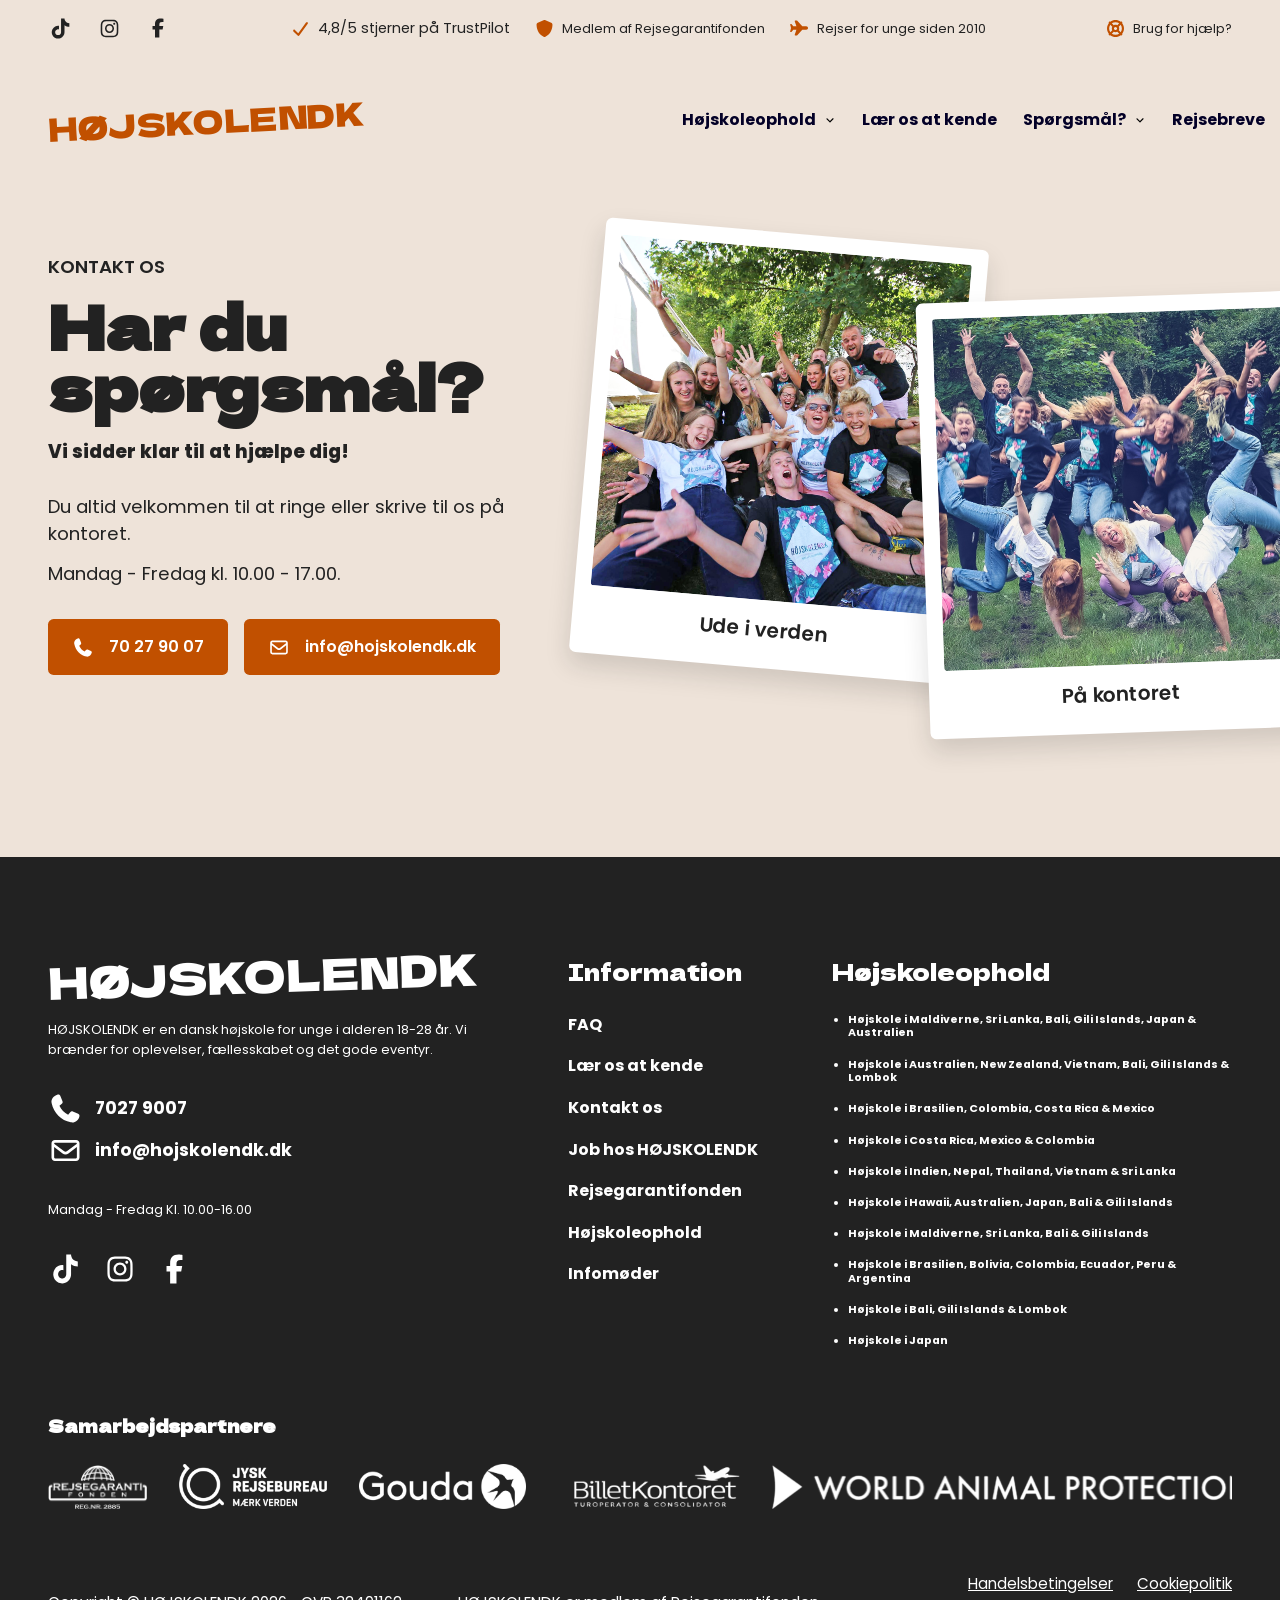
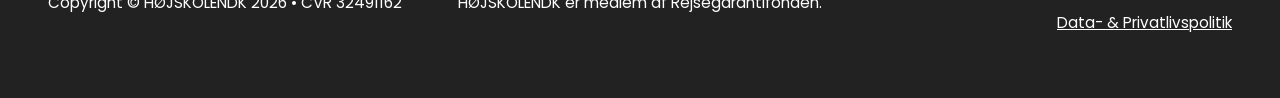
<file: kontakt.html>
<!DOCTYPE html>
<html lang="da">

<head>
    <meta charset="UTF-8">
    <meta name="viewport" content="width=device-width, initial-scale=1.0">

    <title>Kontakt HØJSKOLENDK | Spørgsmål om højskoleophold</title>
    <meta name="description"
        content="Kontakt HØJSKOLENDK, hvis du har spørgsmål om højskoleophold i udlandet, tilmelding, rejser, infomøder eller praktiske oplysninger.">

    <link rel="stylesheet" href="./assets/css/base.css">
    <link rel="stylesheet" href="./assets/css/header.css">
    <link rel="stylesheet" href="./assets/css/komponenter.css">
    <link rel="stylesheet" href="./assets/css/kontakt.css">
    <link rel="stylesheet" href="./assets/css/footer.css">

    <script src="./assets/js/app.js" defer></script>
</head>

<body class="side-laer-os-at-kende">
    <div class="toplinje">
        <div class="container toplinje-indhold">
            <div class="toplinje-sociale">
                <a href="#" class="toplinje-social-link" aria-label="TikTok">
                    <span class="toplinje-ikon toplinje-ikon-tiktok"></span>
                </a>

                <a href="#" class="toplinje-social-link" aria-label="Instagram">
                    <span class="toplinje-ikon toplinje-ikon-instagram"></span>
                </a>

                <a href="#" class="toplinje-social-link" aria-label="Facebook">
                    <span class="toplinje-ikon toplinje-ikon-facebook"></span>
                </a>
            </div>

            <div class="toplinje-info">
                <p class="toplinje-punkt">
                    <span class="toplinje-ikon toplinje-ikon-check"></span>
                    4,8/5 stjerner på TrustPilot
                </p>

                <p class="toplinje-punkt toplinje-punkt-desktop">
                    <span class="toplinje-ikon toplinje-ikon-skjold"></span>
                    Medlem af Rejsegarantifonden
                </p>

                <p class="toplinje-punkt toplinje-punkt-desktop">
                    <span class="toplinje-ikon toplinje-ikon-fly"></span>
                    Rejser for unge siden 2010
                </p>
            </div>

            <a href="kontakt.html" class="toplinje-hjaelp">
                <span class="toplinje-ikon toplinje-ikon-hjaelp"></span>
                Brug for hjælp?
            </a>
        </div>
    </div>

<header class="side-header">
    <a href="index.html" class="logo">HØJSKOLENDK</a>

    <button class="menu-knap js-menu-knap" aria-label="Åbn menu" aria-expanded="false">
        <span class="menu-linje"></span>
        <span class="menu-linje"></span>
        <span class="menu-linje"></span>
    </button>

    <nav class="navigation js-navigation">
        <ul class="navigation-liste">


            <li class="navigation-punkt navigation-punkt-dropdown navigation-punkt-stor">
                <button class="navigation-dropdown-knap js-dropdown-knap" type="button" aria-expanded="false">
                    Højskoleophold
                    <img src="assets/icons/angle-down-solid-full.svg" alt="" class="navigation-dropdown-ikon" />
                </button>

                <div class="navigation-stormenu">
                    <div class="navigation-stormenu-indhold">
                        <div class="navigation-stormenu-gruppe">
                            <h3 class="navigation-stormenu-titel">Korte ophold</h3>
                            <p class="navigation-stormenu-tekst">
                                Ophold på cirka 1 måned.
                            </p>

                            <ul class="navigation-stormenu-liste">
                                <li>
                                    <a href="ophold.html" class="navigation-stormenu-link">
                                        Bali, Gili Islands & Lombok
                                    </a>
                                </li>
                                <li>
                                    <a href="ophold.html" class="navigation-stormenu-link">
                                        Japan
                                    </a>
                                </li>
                                <li>
                                    <a href="ophold.html" class="navigation-stormenu-link">
                                        Brasilien, Ecuador & Amazonas
                                    </a>
                                </li>
                                <li>
                                    <a href="ophold.html" class="navigation-stormenu-link">
                                        Brasilien, Argentina, Peru, Ecuador & Galapagos
                                    </a>
                                </li>
                            </ul>
                        </div>

                        <div class="navigation-stormenu-gruppe">
                            <h3 class="navigation-stormenu-titel">Mellemlange ophold</h3>
                            <p class="navigation-stormenu-tekst">
                                Ophold på 1,5 til 2 måneder.
                            </p>

                            <ul class="navigation-stormenu-liste">
                                <li>
                                    <a href="ophold.html" class="navigation-stormenu-link">
                                        Brasilien, Argentina, Peru, Ecuador & Galapagos
                                    </a>
                                </li>
                                <li>
                                    <a href="ophold.html" class="navigation-stormenu-link">
                                        Sydkorea, Japan, Bali, Gili Islands & Lombok
                                    </a>
                                </li>
                                <li>
                                    <a href="ophold.html" class="navigation-stormenu-link">
                                        Sydkorea & Japan
                                    </a>
                                </li>
                                <li>
                                    <a href="ophold.html" class="navigation-stormenu-link">
                                        Australien, Japan, Bali, Gili Islands & Lombok
                                    </a>
                                </li>
                                <li>
                                    <a href="ophold.html" class="navigation-stormenu-link">
                                        Maldiverne, Sri Lanka, Bali, Gili Islands & Lombok
                                    </a>
                                </li>
                                <li>
                                    <a href="ophold.html" class="navigation-stormenu-link">
                                        Brasilien, Colombia, Costa Rica & Mexico
                                    </a>
                                </li>
                            </ul>
                        </div>

                        <div class="navigation-stormenu-gruppe">
                            <h3 class="navigation-stormenu-titel">Lange ophold</h3>
                            <p class="navigation-stormenu-tekst">
                                Ophold på cirka 3 måneder.
                            </p>

                            <ul class="navigation-stormenu-liste">
                                <li>
                                    <a href="ophold.html" class="navigation-stormenu-link">
                                        Brasilien, Bolivia, Colombia, Ecuador, Peru & Argentina
                                    </a>
                                </li>
                                <li>
                                    <a href="ophold.html" class="navigation-stormenu-link">
                                        Maldiverne, Sri Lanka, Bali, Gili Islands, Japan & Australien
                                    </a>
                                </li>
                                <li>
                                    <a href="ophold.html" class="navigation-stormenu-link">
                                        Indien, Nepal, Thailand, Vietnam & Sri Lanka
                                    </a>
                                </li>
                                <li>
                                    <a href="ophold.html" class="navigation-stormenu-link">
                                        Australien, New Zealand, Vietnam, Bali, Gili Islands & Lombok
                                    </a>
                                </li>
                            </ul>
                        </div>
                    </div>
                    <div class="navigation-stormenu-handling">
                        <a href="hojskoleophold.html" class="navigation-stormenu-knap">
                            Se alle højskoleophold
                        </a>
                    </div>
                </div>
            </li>

            <li class="navigation-punkt">
                <a href="laes-os-at-kende.html" class="navigation-link">Lær os at kende</a>
            </li>

            <li class="navigation-punkt navigation-punkt-dropdown">
                <button class="navigation-dropdown-knap js-dropdown-knap" type="button">
                    Spørgsmål?
                    <img src="assets/icons/angle-down-solid-full.svg" alt="" class="navigation-dropdown-ikon" />
                </button>

                <ul class="navigation-dropdown js-dropdown">
                    <li>
                        <a href="kontakt.html" class="navigation-dropdown-link">Kontakt</a>
                    </li>
                    <li>
                        <a href="faq.html" class="navigation-dropdown-link">FAQ</a>
                    </li>
                </ul>
            </li>

            <li class="navigation-punkt">
                <a href="rejsebreve.html" class="navigation-link">Rejsebreve</a>
            </li>
        </ul>
    </nav>
</header>

    <section class="kontakt-hero">
        <div class="container kontakt-hero-indhold">
            <div class="kontakt-tekst">
                <p class="kontakt-label">Kontakt os</p>
    
                <h1>Har du spørgsmål?</h1>
    
                <p class="kontakt-fremhaevet">Vi sidder klar til at hjælpe dig!</p>
    
                <p>
                    Du altid velkommen til at ringe eller skrive til os på kontoret.
                </p>
    
                <p>
                    Mandag - Fredag kl. 10.00 - 17.00.
                </p>
    
                <div class="kontakt-knapper">
                    <a href="tel:70279007" class="kontakt-knap">
                        <img src="assets/icons/phone-solid-full.svg" alt="">
                        70 27 90 07
                    </a>
    
                    <a href="mailto:info@hojskolendk.dk" class="kontakt-knap">
                        <img src="assets/icons/envelope-regular-full.svg" alt="">
                        info@hojskolendk.dk
                    </a>
                </div>
            </div>
    
            <div class="kontakt-billeder">
                <figure class="kontakt-polaroid kontakt-polaroid-venstre">
                    <img src="./assets/img/ambakorpset 2018.jpg" alt="Elever på højskoleophold ude i verden">
                    <figcaption>Ude i verden</figcaption>
                </figure>
    
                <figure class="kontakt-polaroid kontakt-polaroid-hoejre">
                    <img src="./assets/img/staff2.jpeg" alt="Elever og medarbejdere på kontoret">
                    <figcaption>På kontoret</figcaption>
                </figure>
            </div>
        </div>
    </section>
    <footer class="footer">
        <div class="container footer-indhold">
            <div class="footer-top">
                <div class="footer-brand">
                    <a href="index.html" class="footer-logo">HØJSKOLENDK</a>
    
                    <p class="footer-tekst">
                        HØJSKOLENDK er en dansk højskole for unge i alderen 18-28 år.
                        Vi brænder for oplevelser, fællesskabet og det gode eventyr.
                    </p>
    
                    <div class="footer-kontakt">
                        <a href="tel:70279007" class="footer-kontakt-link">
                            <img src="assets/icons/phone-solid-full.svg" alt="">
                            7027 9007
                        </a>
    
                        <a href="mailto:info@hojskolendk.dk" class="footer-kontakt-link">
                            <img src="assets/icons/envelope-regular-full.svg" alt="">
                            info@hojskolendk.dk
                        </a>
                    </div>
    
                    <p class="footer-aabningstid">Mandag - Fredag Kl. 10.00-16.00</p>
    
                    <div class="footer-sociale">
                        <a href="https://www.tiktok.com/@hojskolendk" aria-label="TikTok">
                            <img src="assets/icons/tiktok-brands-solid-full.svg" alt="">
                        </a>
    
                        <a href="https://www.instagram.com/hojskolendk/" aria-label="Instagram">
                            <img src="assets/icons/instagram-brands-solid-full.svg" alt="">
                        </a>
    
                        <a href="https://www.facebook.com/hojskolendk/?locale=da_DK" aria-label="Facebook">
                            <img src="assets/icons/facebook-f-brands-solid-full.svg" alt="">
                        </a>
                    </div>
                </div>
                <details class="footer-menu-gruppe" data-footer-menu>
                    <summary>
                        Information
                        <span class="footer-menu-ikon">+</span>
                    </summary>
    
                    <ul class="footer-menu">
                        <li><a href="./faq.html">FAQ</a></li>
                        <li><a href="./laes-os-at-kende.html">Lær os at kende</a></li>
                        <li><a href="./kontakt.html">Kontakt os</a></li>
                        <li><a href="#">Job hos HØJSKOLENDK</a></li>
                        <li><a href="#">Rejsegarantifonden</a></li>
                        <li><a href="./hojskoleophold.html">Højskoleophold</a></li>
                        <li><a href="#">Infomøder</a></li>
                    </ul>
                </details>
    
                <details class="footer-menu-gruppe" data-footer-menu open>
                    <summary>
                        Højskoleophold
                        <span class="footer-menu-ikon">+</span>
                    </summary>
    
                    <ul class="footer-menu footer-menu-ophold">
                        <li><a href="./ophold.html">Højskole i Maldiverne, Sri Lanka, Bali, Gili Islands, Japan &
                                Australien</a></li>
                        <li><a href="./ophold.html">Højskole i Australien, New Zealand, Vietnam, Bali, Gili Islands &
                                Lombok</a></li>
                        <li><a href="./ophold.html">Højskole i Brasilien, Colombia, Costa Rica & Mexico</a></li>
                        <li><a href="./ophold.html">Højskole i Costa Rica, Mexico & Colombia</a></li>
                        <li><a href="./ophold.html">Højskole i Indien, Nepal, Thailand, Vietnam & Sri Lanka</a></li>
                        <li><a href="./ophold.html">Højskole i Hawaii, Australien, Japan, Bali & Gili Islands</a></li>
                        <li><a href="./ophold.html">Højskole i Maldiverne, Sri Lanka, Bali & Gili Islands</a></li>
                        <li><a href="./ophold.html">Højskole i Brasilien, Bolivia, Colombia, Ecuador, Peru & Argentina</a>
                        </li>
                        <li><a href="./ophold.html">Højskole i Bali, Gili Islands & Lombok</a></li>
                        <li><a href="./ophold.html">Højskole i Japan</a></li>
                    </ul>
                </details>
            </div>
    
            <div class="footer-partnere">
                <h2>Samarbejdspartnere</h2>
                <div class="footer-logoer">
                    <div class="footer-logo-spor">
                        <img src="./assets/partner-img/rejsegarantifonden.png" alt="Rejsegarantifonden">
                        <img src="./assets/partner-img/Jysk_Rejsebureau_idlchG1wKt_0-480x145.png" alt="Jysk Rejsebureau">
                        <img src="./assets/partner-img/Gouda_id91pS60Vo_0-480x129.png" alt="Gouda">
                        <img src="./assets/partner-img/billetkontoret.png" alt="Billetkontoret">
                        <img src="./assets/partner-img/animalprotection.png" alt="World Animal Protection">
                        <img src="./assets/partner-img/Trees for the future.webp" alt="Trees for the Future">
                        <img src="./assets/partner-img/Verdensskove.png" alt="Verdens Skove">
                    </div>
                </div>
            </div>
    
            <div class="footer-bund">
                <p>Copyright © HØJSKOLENDK 2026 • CVR 32491162</p>
    
                <p>HØJSKOLENDK er medlem af Rejsegarantifonden.</p>
    
                <div class="footer-links">
                    <a href="#">Handelsbetingelser</a>
                    <a href="#">Cookiepolitik</a>
                    <a href="#">Data- & Privatlivspolitik</a>
                </div>
            </div>
        </div>
    </footer>
    
    </body>
    
    </html>
</file>
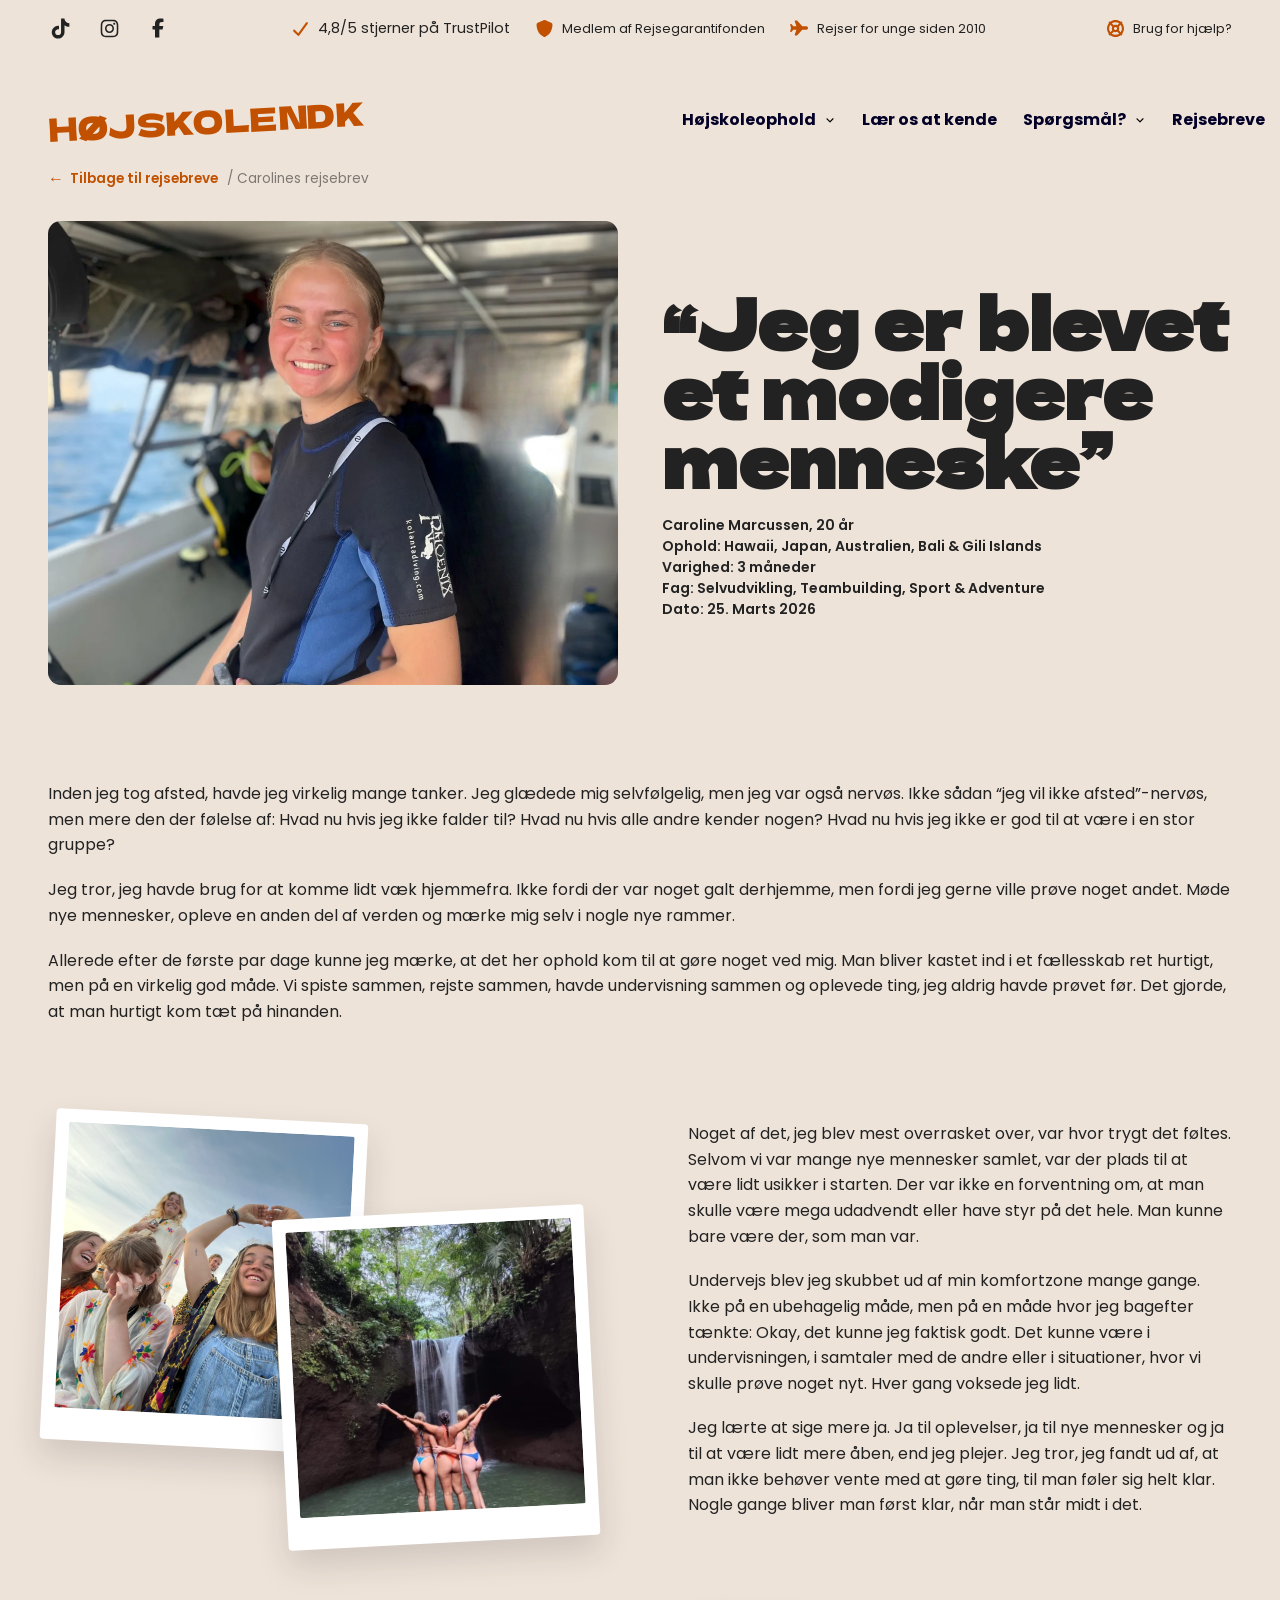
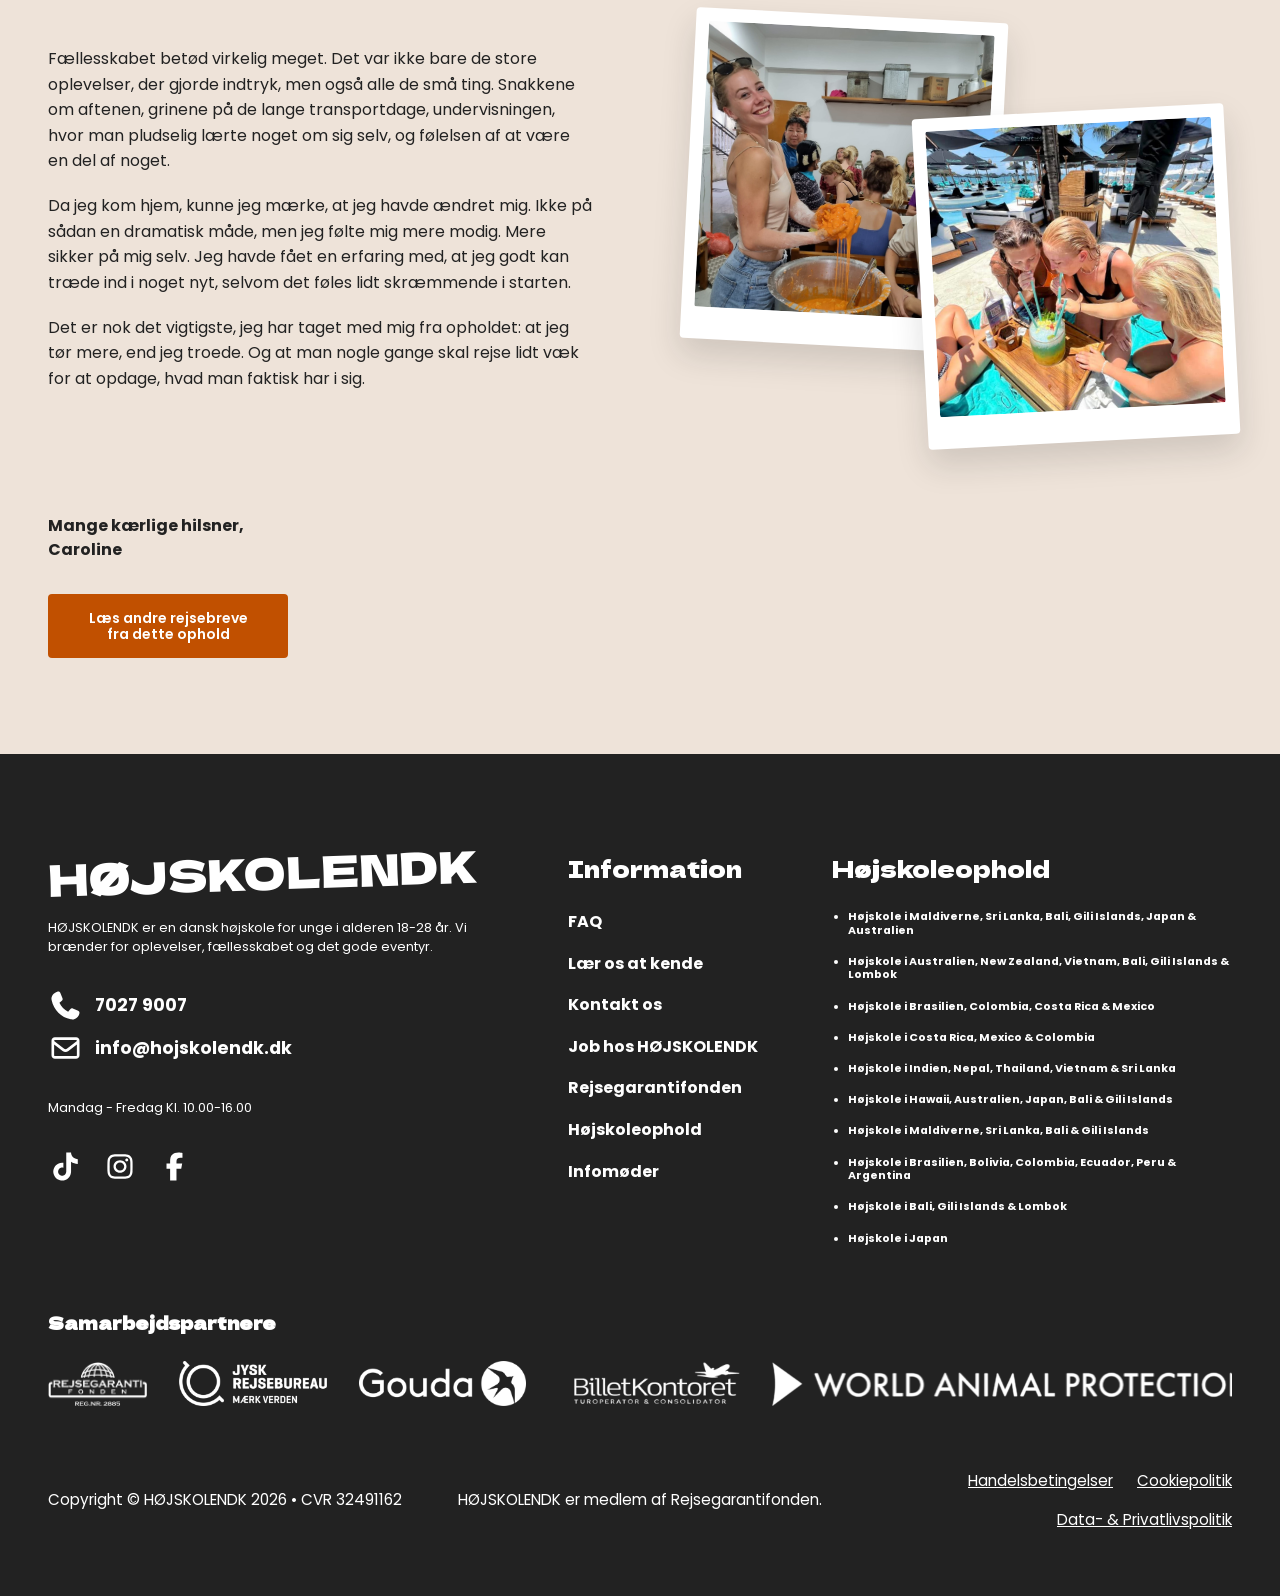
<file: rejsebrev.html>
<!DOCTYPE html>
<html lang="da">

<head>
    <meta charset="UTF-8">
    <meta name="viewport" content="width=device-width, initial-scale=1.0">

    <title>Carolines rejsebrev | HØJSKOLENDK</title>
    <meta name="description"
        content="Læs Carolines rejsebrev fra sit højskoleophold med HØJSKOLENDK. Få et personligt indblik i fællesskabet, hverdagen, undervisningen og oplevelserne undervejs.">

    <link rel="stylesheet" href="./assets/css/base.css">
    <link rel="stylesheet" href="./assets/css/header.css">
    <link rel="stylesheet" href="./assets/css/komponenter.css">
    <link rel="stylesheet" href="./assets/css/rejsebrev.css">
    <link rel="stylesheet" href="./assets/css/footer.css">

    <script src="./assets/js/app.js" defer></script>
</head>

<body class="side-laer-os-at-kende">
    <div class="toplinje">
        <div class="container toplinje-indhold">
            <div class="toplinje-sociale">
                <a href="#" class="toplinje-social-link" aria-label="TikTok">
                    <span class="toplinje-ikon toplinje-ikon-tiktok"></span>
                </a>

                <a href="#" class="toplinje-social-link" aria-label="Instagram">
                    <span class="toplinje-ikon toplinje-ikon-instagram"></span>
                </a>

                <a href="#" class="toplinje-social-link" aria-label="Facebook">
                    <span class="toplinje-ikon toplinje-ikon-facebook"></span>
                </a>
            </div>

            <div class="toplinje-info">
                <p class="toplinje-punkt">
                    <span class="toplinje-ikon toplinje-ikon-check"></span>
                    4,8/5 stjerner på TrustPilot
                </p>

                <p class="toplinje-punkt toplinje-punkt-desktop">
                    <span class="toplinje-ikon toplinje-ikon-skjold"></span>
                    Medlem af Rejsegarantifonden
                </p>

                <p class="toplinje-punkt toplinje-punkt-desktop">
                    <span class="toplinje-ikon toplinje-ikon-fly"></span>
                    Rejser for unge siden 2010
                </p>
            </div>

            <a href="kontakt.html" class="toplinje-hjaelp">
                <span class="toplinje-ikon toplinje-ikon-hjaelp"></span>
                Brug for hjælp?
            </a>
        </div>
    </div>

    <header class="side-header">
        <a href="index.html" class="logo">HØJSKOLENDK</a>
    
        <button class="menu-knap js-menu-knap" aria-label="Åbn menu" aria-expanded="false">
            <span class="menu-linje"></span>
            <span class="menu-linje"></span>
            <span class="menu-linje"></span>
        </button>
    
        <nav class="navigation js-navigation">
            <ul class="navigation-liste">
    
    
                <li class="navigation-punkt navigation-punkt-dropdown navigation-punkt-stor">
                    <button class="navigation-dropdown-knap js-dropdown-knap" type="button" aria-expanded="false">
                        Højskoleophold
                        <img src="assets/icons/angle-down-solid-full.svg" alt="" class="navigation-dropdown-ikon" />
                    </button>
    
                    <div class="navigation-stormenu">
                        <div class="navigation-stormenu-indhold">
                            <div class="navigation-stormenu-gruppe">
                                <h3 class="navigation-stormenu-titel">Korte ophold</h3>
                                <p class="navigation-stormenu-tekst">
                                    Ophold på cirka 1 måned.
                                </p>
    
                                <ul class="navigation-stormenu-liste">
                                    <li>
                                        <a href="ophold.html" class="navigation-stormenu-link">
                                            Bali, Gili Islands & Lombok
                                        </a>
                                    </li>
                                    <li>
                                        <a href="ophold.html" class="navigation-stormenu-link">
                                            Japan
                                        </a>
                                    </li>
                                    <li>
                                        <a href="ophold.html" class="navigation-stormenu-link">
                                            Brasilien, Ecuador & Amazonas
                                        </a>
                                    </li>
                                    <li>
                                        <a href="ophold.html" class="navigation-stormenu-link">
                                            Brasilien, Argentina, Peru, Ecuador & Galapagos
                                        </a>
                                    </li>
                                </ul>
                            </div>
    
                            <div class="navigation-stormenu-gruppe">
                                <h3 class="navigation-stormenu-titel">Mellemlange ophold</h3>
                                <p class="navigation-stormenu-tekst">
                                    Ophold på 1,5 til 2 måneder.
                                </p>
    
                                <ul class="navigation-stormenu-liste">
                                    <li>
                                        <a href="ophold.html" class="navigation-stormenu-link">
                                            Brasilien, Argentina, Peru, Ecuador & Galapagos
                                        </a>
                                    </li>
                                    <li>
                                        <a href="ophold.html" class="navigation-stormenu-link">
                                            Sydkorea, Japan, Bali, Gili Islands & Lombok
                                        </a>
                                    </li>
                                    <li>
                                        <a href="ophold.html" class="navigation-stormenu-link">
                                            Sydkorea & Japan
                                        </a>
                                    </li>
                                    <li>
                                        <a href="ophold.html" class="navigation-stormenu-link">
                                            Australien, Japan, Bali, Gili Islands & Lombok
                                        </a>
                                    </li>
                                    <li>
                                        <a href="ophold.html" class="navigation-stormenu-link">
                                            Maldiverne, Sri Lanka, Bali, Gili Islands & Lombok
                                        </a>
                                    </li>
                                    <li>
                                        <a href="ophold.html" class="navigation-stormenu-link">
                                            Brasilien, Colombia, Costa Rica & Mexico
                                        </a>
                                    </li>
                                </ul>
                            </div>
    
                            <div class="navigation-stormenu-gruppe">
                                <h3 class="navigation-stormenu-titel">Lange ophold</h3>
                                <p class="navigation-stormenu-tekst">
                                    Ophold på cirka 3 måneder.
                                </p>
    
                                <ul class="navigation-stormenu-liste">
                                    <li>
                                        <a href="ophold.html" class="navigation-stormenu-link">
                                            Brasilien, Bolivia, Colombia, Ecuador, Peru & Argentina
                                        </a>
                                    </li>
                                    <li>
                                        <a href="ophold.html" class="navigation-stormenu-link">
                                            Maldiverne, Sri Lanka, Bali, Gili Islands, Japan & Australien
                                        </a>
                                    </li>
                                    <li>
                                        <a href="ophold.html" class="navigation-stormenu-link">
                                            Indien, Nepal, Thailand, Vietnam & Sri Lanka
                                        </a>
                                    </li>
                                    <li>
                                        <a href="ophold.html" class="navigation-stormenu-link">
                                            Australien, New Zealand, Vietnam, Bali, Gili Islands & Lombok
                                        </a>
                                    </li>
                                </ul>
                            </div>
                        </div>
                        <div class="navigation-stormenu-handling">
                            <a href="hojskoleophold.html" class="navigation-stormenu-knap">
                                Se alle højskoleophold
                            </a>
                        </div>
                    </div>
                </li>
    
                <li class="navigation-punkt">
                    <a href="laes-os-at-kende.html" class="navigation-link">Lær os at kende</a>
                </li>
    
                <li class="navigation-punkt navigation-punkt-dropdown">
                    <button class="navigation-dropdown-knap js-dropdown-knap" type="button">
                        Spørgsmål?
                        <img src="assets/icons/angle-down-solid-full.svg" alt="" class="navigation-dropdown-ikon" />
                    </button>
    
                    <ul class="navigation-dropdown js-dropdown">
                        <li>
                            <a href="kontakt.html" class="navigation-dropdown-link">Kontakt</a>
                        </li>
                        <li>
                            <a href="faq.html" class="navigation-dropdown-link">FAQ</a>
                        </li>
                    </ul>
                </li>
    
                <li class="navigation-punkt">
                    <a href="rejsebreve.html" class="navigation-link">Rejsebreve</a>
                </li>
            </ul>
        </nav>
    </header>

    
<main class="rejsebrev-side">
<nav class="breadcrumbs" aria-label="breadcrumbs-sti">
    <div class="container breadcrumbs-indhold">
        <a href="./rejsebreve.html" class="breadcrumbs-link">
            Tilbage til rejsebreve
        </a>

        <span class="breadcrumbs-aktuel">
           / Carolines rejsebrev
        </span>
    </div>
</nav>

    <section class="rejsebrev-top">
        <div class="container rejsebrev-top-indhold">

            <img src="./assets/img/Caroline1.png" alt="Caroline på højskoleophold"
                class="rejsebrev-hovedbillede">

            <div class="rejsebrev-top-tekst">
                <h1 class="rejsebrev-overskrift">
                    “Jeg er blevet et modigere menneske”
                </h1>

                <div class="rejsebrev-info">
                    <p>Caroline Marcussen, 20 år</p>
                    <p>Ophold: Hawaii, Japan, Australien, Bali &amp; Gili Islands</p>
                    <p>Varighed: 3 måneder</p>
                    <p>Fag: Selvudvikling, Teambuilding, Sport &amp; Adventure</p>
                    <p>Dato: 25. Marts 2026</p>
                </div>
            </div>

        </div>
    </section>

    <section class="rejsebrev-artikel">
        <div class="container rejsebrev-artikel-indhold">

            <div class="rejsebrev-tekst rejsebrev-tekst-bred">
                <p>
                    Inden jeg tog afsted, havde jeg virkelig mange tanker. Jeg glædede mig selvfølgelig,
                    men jeg var også nervøs. Ikke sådan “jeg vil ikke afsted”-nervøs, men mere den der
                    følelse af: Hvad nu hvis jeg ikke falder til? Hvad nu hvis alle andre kender nogen?
                    Hvad nu hvis jeg ikke er god til at være i en stor gruppe?
                </p>

                <p>
                    Jeg tror, jeg havde brug for at komme lidt væk hjemmefra. Ikke fordi der var noget galt
                    derhjemme, men fordi jeg gerne ville prøve noget andet. Møde nye mennesker, opleve en
                    anden del af verden og mærke mig selv i nogle nye rammer.
                </p>

                <p>
                    Allerede efter de første par dage kunne jeg mærke, at det her ophold kom til at gøre
                    noget ved mig. Man bliver kastet ind i et fællesskab ret hurtigt, men på en virkelig
                    god måde. Vi spiste sammen, rejste sammen, havde undervisning sammen og oplevede ting,
                    jeg aldrig havde prøvet før. Det gjorde, at man hurtigt kom tæt på hinanden.
                </p>
            </div>

            <div class="rejsebrev-række">
                <div class="rejsebrev-billeder">
                    <figure class="rejsebrev-polaroid rejsebrev-polaroid-venstre">
                        <img src="./assets/img/rejsevenner.jpeg" alt="Elever på højskoleophold">
                    </figure>

                    <figure class="rejsebrev-polaroid rejsebrev-polaroid-hoejre">
                        <img src="./assets/img/PigerVandfald.jpeg" alt="Elever ved vandfald">
                    </figure>
                </div>

                <div class="rejsebrev-tekst">
                    <p>
                        Noget af det, jeg blev mest overrasket over, var hvor trygt det føltes.
                        Selvom vi var mange nye mennesker samlet, var der plads til at være lidt usikker
                        i starten. Der var ikke en forventning om, at man skulle være mega udadvendt eller
                        have styr på det hele. Man kunne bare være der, som man var.
                    </p>

                    <p>
                        Undervejs blev jeg skubbet ud af min komfortzone mange gange. Ikke på en ubehagelig
                        måde, men på en måde hvor jeg bagefter tænkte: Okay, det kunne jeg faktisk godt.
                        Det kunne være i undervisningen, i samtaler med de andre eller i situationer, hvor
                        vi skulle prøve noget nyt. Hver gang voksede jeg lidt.
                    </p>

                    <p>
                        Jeg lærte at sige mere ja. Ja til oplevelser, ja til nye mennesker og ja til at være
                        lidt mere åben, end jeg plejer. Jeg tror, jeg fandt ud af, at man ikke behøver vente
                        med at gøre ting, til man føler sig helt klar. Nogle gange bliver man først klar,
                        når man står midt i det.
                    </p>
                </div>
            </div>

            <div class="rejsebrev-række">
                <div class="rejsebrev-tekst">
                    <p>
                        Fællesskabet betød virkelig meget. Det var ikke bare de store oplevelser,
                        der gjorde indtryk, men også alle de små ting. Snakkene om aftenen, grinene
                        på de lange transportdage, undervisningen, hvor man pludselig lærte noget om
                        sig selv, og følelsen af at være en del af noget.
                    </p>

                    <p>
                        Da jeg kom hjem, kunne jeg mærke, at jeg havde ændret mig. Ikke på sådan en
                        dramatisk måde, men jeg følte mig mere modig. Mere sikker på mig selv. Jeg havde
                        fået en erfaring med, at jeg godt kan træde ind i noget nyt, selvom det føles
                        lidt skræmmende i starten.
                    </p>

                    <p>
                        Det er nok det vigtigste, jeg har taget med mig fra opholdet: at jeg tør mere,
                        end jeg troede. Og at man nogle gange skal rejse lidt væk for at opdage,
                        hvad man faktisk har i sig.
                    </p>
                </div>

                <div class="rejsebrev-billeder">
                    <figure class="rejsebrev-polaroid rejsebrev-polaroid-venstre">
                        <img src="./assets/img/madlavning.jpeg" alt="Elever laver mad sammen">
                    </figure>

                    <figure class="rejsebrev-polaroid rejsebrev-polaroid-hoejre">
                        <img src="./assets/img/finns.jpeg" alt="Elever i pool på højskoleophold">
                    </figure>
                </div>
            </div>

            <div class="rejsebrev-afslutning">
                <p>
                    Mange kærlige hilsner,<br>
                    Caroline
                </p>

                <a href="./rejsebreve.html" class="rejsebrev-knap">
                    Læs andre rejsebreve<br>
                    fra dette ophold
                </a>
            </div>

        </div>
    </section>

</main>

<footer class="footer">
    <div class="container footer-indhold">
        <div class="footer-top">
            <div class="footer-brand">
                <a href="index.html" class="footer-logo">HØJSKOLENDK</a>

                <p class="footer-tekst">
                    HØJSKOLENDK er en dansk højskole for unge i alderen 18-28 år.
                    Vi brænder for oplevelser, fællesskabet og det gode eventyr.
                </p>

                <div class="footer-kontakt">
                    <a href="tel:70279007" class="footer-kontakt-link">
                        <img src="assets/icons/phone-solid-full.svg" alt="">
                        7027 9007
                    </a>

                    <a href="mailto:info@hojskolendk.dk" class="footer-kontakt-link">
                        <img src="assets/icons/envelope-regular-full.svg" alt="">
                        info@hojskolendk.dk
                    </a>
                </div>

                <p class="footer-aabningstid">Mandag - Fredag Kl. 10.00-16.00</p>

                <div class="footer-sociale">
                    <a href="https://www.tiktok.com/@hojskolendk" aria-label="TikTok">
                        <img src="assets/icons/tiktok-brands-solid-full.svg" alt="">
                    </a>

                    <a href="https://www.instagram.com/hojskolendk/" aria-label="Instagram">
                        <img src="assets/icons/instagram-brands-solid-full.svg" alt="">
                    </a>

                    <a href="https://www.facebook.com/hojskolendk/?locale=da_DK" aria-label="Facebook">
                        <img src="assets/icons/facebook-f-brands-solid-full.svg" alt="">
                    </a>
                </div>
            </div>
            <details class="footer-menu-gruppe" data-footer-menu>
                <summary>
                    Information
                    <span class="footer-menu-ikon">+</span>
                </summary>

                <ul class="footer-menu">
                    <li><a href="./faq.html">FAQ</a></li>
                    <li><a href="./laes-os-at-kende.html">Lær os at kende</a></li>
                    <li><a href="./kontakt.html">Kontakt os</a></li>
                    <li><a href="#">Job hos HØJSKOLENDK</a></li>
                    <li><a href="#">Rejsegarantifonden</a></li>
                    <li><a href="./hojskoleophold.html">Højskoleophold</a></li>
                    <li><a href="#">Infomøder</a></li>
                </ul>
            </details>

            <details class="footer-menu-gruppe" data-footer-menu open>
                <summary>
                    Højskoleophold
                    <span class="footer-menu-ikon">+</span>
                </summary>

                <ul class="footer-menu footer-menu-ophold">
                    <li><a href="./ophold.html">Højskole i Maldiverne, Sri Lanka, Bali, Gili Islands, Japan &
                            Australien</a></li>
                    <li><a href="./ophold.html">Højskole i Australien, New Zealand, Vietnam, Bali, Gili Islands &
                            Lombok</a></li>
                    <li><a href="./ophold.html">Højskole i Brasilien, Colombia, Costa Rica & Mexico</a></li>
                    <li><a href="./ophold.html">Højskole i Costa Rica, Mexico & Colombia</a></li>
                    <li><a href="./ophold.html">Højskole i Indien, Nepal, Thailand, Vietnam & Sri Lanka</a></li>
                    <li><a href="./ophold.html">Højskole i Hawaii, Australien, Japan, Bali & Gili Islands</a></li>
                    <li><a href="./ophold.html">Højskole i Maldiverne, Sri Lanka, Bali & Gili Islands</a></li>
                    <li><a href="./ophold.html">Højskole i Brasilien, Bolivia, Colombia, Ecuador, Peru & Argentina</a>
                    </li>
                    <li><a href="./ophold.html">Højskole i Bali, Gili Islands & Lombok</a></li>
                    <li><a href="./ophold.html">Højskole i Japan</a></li>
                </ul>
            </details>
        </div>

        <div class="footer-partnere">
            <h2>Samarbejdspartnere</h2>
            <div class="footer-logoer">
                <div class="footer-logo-spor">
                    <img src="./assets/partner-img/rejsegarantifonden.png" alt="Rejsegarantifonden">
                    <img src="./assets/partner-img/Jysk_Rejsebureau_idlchG1wKt_0-480x145.png" alt="Jysk Rejsebureau">
                    <img src="./assets/partner-img/Gouda_id91pS60Vo_0-480x129.png" alt="Gouda">
                    <img src="./assets/partner-img/billetkontoret.png" alt="Billetkontoret">
                    <img src="./assets/partner-img/animalprotection.png" alt="World Animal Protection">
                    <img src="./assets/partner-img/Trees for the future.webp" alt="Trees for the Future">
                    <img src="./assets/partner-img/Verdensskove.png" alt="Verdens Skove">
                </div>
            </div>
        </div>

        <div class="footer-bund">
            <p>Copyright © HØJSKOLENDK 2026 • CVR 32491162</p>

            <p>HØJSKOLENDK er medlem af Rejsegarantifonden.</p>

            <div class="footer-links">
                <a href="#">Handelsbetingelser</a>
                <a href="#">Cookiepolitik</a>
                <a href="#">Data- & Privatlivspolitik</a>
            </div>
        </div>
    </div>
</footer>

</body>

</html>
</file>
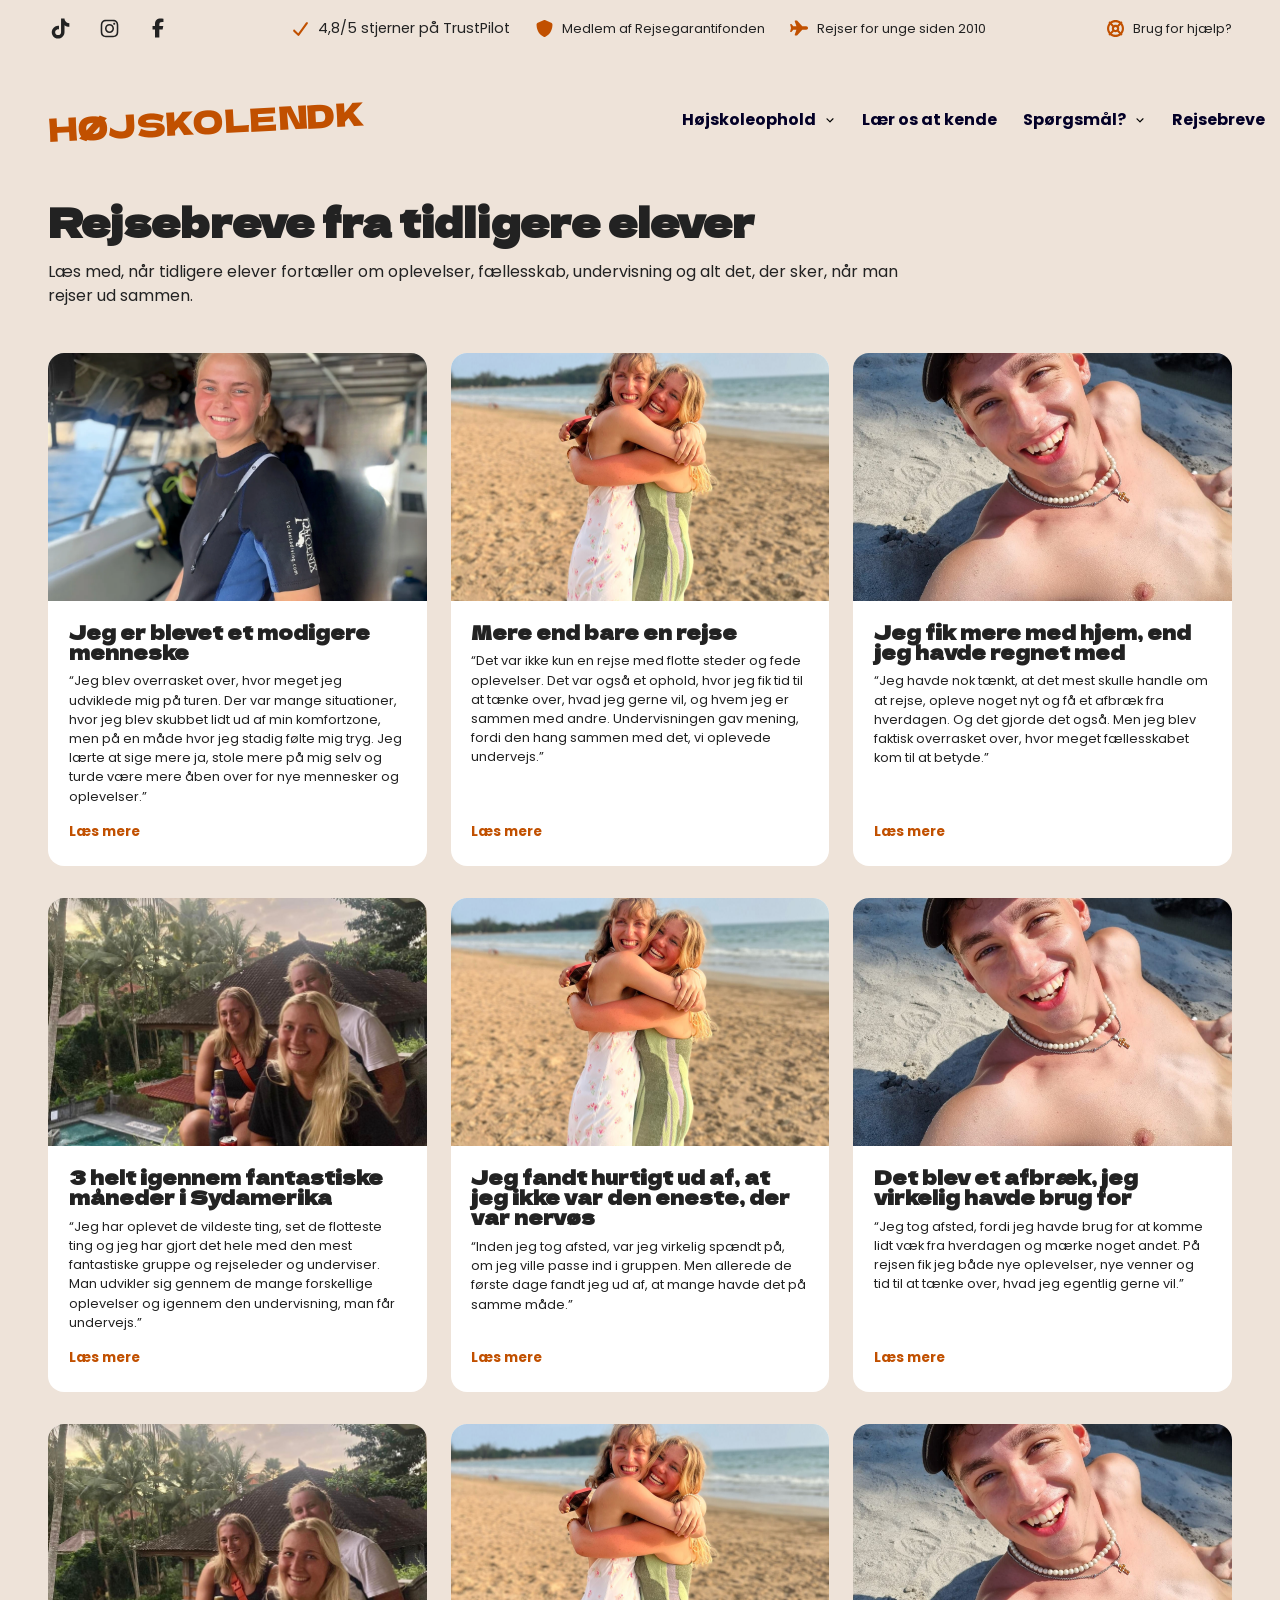
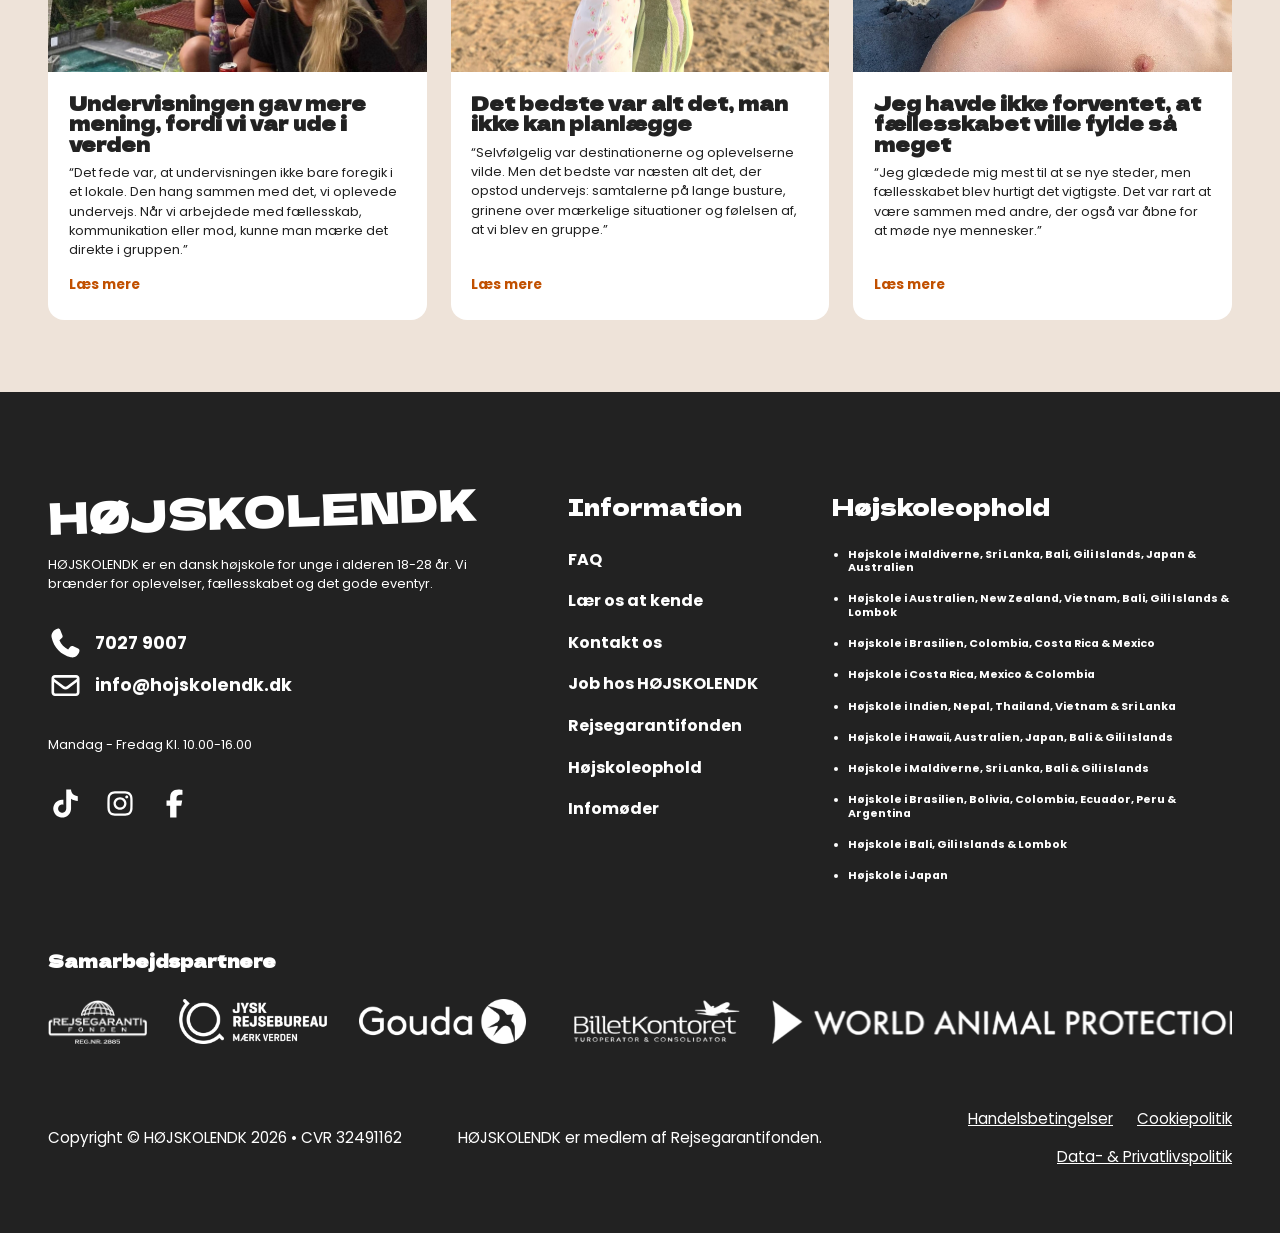
<file: rejsebreve.html>
<!DOCTYPE html>
<html lang="da">

<head>
    <meta charset="UTF-8">
    <meta name="viewport" content="width=device-width, initial-scale=1.0">

    <title>Rejsebreve fra tidligere elever | HØJSKOLENDK</title>
    <meta name="description"
        content="Læs rejsebreve fra tidligere elever hos HØJSKOLENDK. Få indblik i hverdagen, fællesskabet, undervisningen og oplevelserne på højskoleophold i udlandet.">

    <link rel="stylesheet" href="./assets/css/base.css">
    <link rel="stylesheet" href="./assets/css/header.css">
    <link rel="stylesheet" href="./assets/css/komponenter.css">
    <link rel="stylesheet" href="./assets/css/rejsebreve.css">
    <link rel="stylesheet" href="./assets/css/footer.css">

    <script src="./assets/js/app.js" defer></script>
</head>

<body class="side-laer-os-at-kende">
    <div class="toplinje">
        <div class="container toplinje-indhold">
            <div class="toplinje-sociale">
                <a href="#" class="toplinje-social-link" aria-label="TikTok">
                    <span class="toplinje-ikon toplinje-ikon-tiktok"></span>
                </a>

                <a href="#" class="toplinje-social-link" aria-label="Instagram">
                    <span class="toplinje-ikon toplinje-ikon-instagram"></span>
                </a>

                <a href="#" class="toplinje-social-link" aria-label="Facebook">
                    <span class="toplinje-ikon toplinje-ikon-facebook"></span>
                </a>
            </div>

            <div class="toplinje-info">
                <p class="toplinje-punkt">
                    <span class="toplinje-ikon toplinje-ikon-check"></span>
                    4,8/5 stjerner på TrustPilot
                </p>

                <p class="toplinje-punkt toplinje-punkt-desktop">
                    <span class="toplinje-ikon toplinje-ikon-skjold"></span>
                    Medlem af Rejsegarantifonden
                </p>

                <p class="toplinje-punkt toplinje-punkt-desktop">
                    <span class="toplinje-ikon toplinje-ikon-fly"></span>
                    Rejser for unge siden 2010
                </p>
            </div>

            <a href="kontakt.html" class="toplinje-hjaelp">
                <span class="toplinje-ikon toplinje-ikon-hjaelp"></span>
                Brug for hjælp?
            </a>
        </div>
    </div>

    <header class="side-header">
        <a href="index.html" class="logo">HØJSKOLENDK</a>
    
        <button class="menu-knap js-menu-knap" aria-label="Åbn menu" aria-expanded="false">
            <span class="menu-linje"></span>
            <span class="menu-linje"></span>
            <span class="menu-linje"></span>
        </button>
    
        <nav class="navigation js-navigation">
            <ul class="navigation-liste">
    
    
                <li class="navigation-punkt navigation-punkt-dropdown navigation-punkt-stor">
                    <button class="navigation-dropdown-knap js-dropdown-knap" type="button" aria-expanded="false">
                        Højskoleophold
                        <img src="assets/icons/angle-down-solid-full.svg" alt="" class="navigation-dropdown-ikon" />
                    </button>
    
                    <div class="navigation-stormenu">
                        <div class="navigation-stormenu-indhold">
                            <div class="navigation-stormenu-gruppe">
                                <h3 class="navigation-stormenu-titel">Korte ophold</h3>
                                <p class="navigation-stormenu-tekst">
                                    Ophold på cirka 1 måned.
                                </p>
    
                                <ul class="navigation-stormenu-liste">
                                    <li>
                                        <a href="ophold.html" class="navigation-stormenu-link">
                                            Bali, Gili Islands & Lombok
                                        </a>
                                    </li>
                                    <li>
                                        <a href="ophold.html" class="navigation-stormenu-link">
                                            Japan
                                        </a>
                                    </li>
                                    <li>
                                        <a href="ophold.html" class="navigation-stormenu-link">
                                            Brasilien, Ecuador & Amazonas
                                        </a>
                                    </li>
                                    <li>
                                        <a href="ophold.html" class="navigation-stormenu-link">
                                            Brasilien, Argentina, Peru, Ecuador & Galapagos
                                        </a>
                                    </li>
                                </ul>
                            </div>
    
                            <div class="navigation-stormenu-gruppe">
                                <h3 class="navigation-stormenu-titel">Mellemlange ophold</h3>
                                <p class="navigation-stormenu-tekst">
                                    Ophold på 1,5 til 2 måneder.
                                </p>
    
                                <ul class="navigation-stormenu-liste">
                                    <li>
                                        <a href="ophold.html" class="navigation-stormenu-link">
                                            Brasilien, Argentina, Peru, Ecuador & Galapagos
                                        </a>
                                    </li>
                                    <li>
                                        <a href="ophold.html" class="navigation-stormenu-link">
                                            Sydkorea, Japan, Bali, Gili Islands & Lombok
                                        </a>
                                    </li>
                                    <li>
                                        <a href="ophold.html" class="navigation-stormenu-link">
                                            Sydkorea & Japan
                                        </a>
                                    </li>
                                    <li>
                                        <a href="ophold.html" class="navigation-stormenu-link">
                                            Australien, Japan, Bali, Gili Islands & Lombok
                                        </a>
                                    </li>
                                    <li>
                                        <a href="ophold.html" class="navigation-stormenu-link">
                                            Maldiverne, Sri Lanka, Bali, Gili Islands & Lombok
                                        </a>
                                    </li>
                                    <li>
                                        <a href="ophold.html" class="navigation-stormenu-link">
                                            Brasilien, Colombia, Costa Rica & Mexico
                                        </a>
                                    </li>
                                </ul>
                            </div>
    
                            <div class="navigation-stormenu-gruppe">
                                <h3 class="navigation-stormenu-titel">Lange ophold</h3>
                                <p class="navigation-stormenu-tekst">
                                    Ophold på cirka 3 måneder.
                                </p>
    
                                <ul class="navigation-stormenu-liste">
                                    <li>
                                        <a href="ophold.html" class="navigation-stormenu-link">
                                            Brasilien, Bolivia, Colombia, Ecuador, Peru & Argentina
                                        </a>
                                    </li>
                                    <li>
                                        <a href="ophold.html" class="navigation-stormenu-link">
                                            Maldiverne, Sri Lanka, Bali, Gili Islands, Japan & Australien
                                        </a>
                                    </li>
                                    <li>
                                        <a href="ophold.html" class="navigation-stormenu-link">
                                            Indien, Nepal, Thailand, Vietnam & Sri Lanka
                                        </a>
                                    </li>
                                    <li>
                                        <a href="ophold.html" class="navigation-stormenu-link">
                                            Australien, New Zealand, Vietnam, Bali, Gili Islands & Lombok
                                        </a>
                                    </li>
                                </ul>
                            </div>
                        </div>
                        <div class="navigation-stormenu-handling">
                            <a href="hojskoleophold.html" class="navigation-stormenu-knap">
                                Se alle højskoleophold
                            </a>
                        </div>
                    </div>
                </li>
    
                <li class="navigation-punkt">
                    <a href="laes-os-at-kende.html" class="navigation-link">Lær os at kende</a>
                </li>
    
                <li class="navigation-punkt navigation-punkt-dropdown">
                    <button class="navigation-dropdown-knap js-dropdown-knap" type="button">
                        Spørgsmål?
                        <img src="assets/icons/angle-down-solid-full.svg" alt="" class="navigation-dropdown-ikon" />
                    </button>
    
                    <ul class="navigation-dropdown js-dropdown">
                        <li>
                            <a href="kontakt.html" class="navigation-dropdown-link">Kontakt</a>
                        </li>
                        <li>
                            <a href="faq.html" class="navigation-dropdown-link">FAQ</a>
                        </li>
                    </ul>
                </li>
    
                <li class="navigation-punkt">
                    <a href="rejsebreve.html" class="navigation-link">Rejsebreve</a>
                </li>
            </ul>
        </nav>
    </header>
    </header>
<main>
    <section class="rejsebreve-sektion">
        <div class="container">
            <div class="rejsebreve-header">
                <h1>Rejsebreve fra tidligere elever</h1>

                <p>
                    Læs med, når tidligere elever fortæller om oplevelser,
                    fællesskab, undervisning og alt det, der sker, når man
                    rejser ud sammen.
                </p>
            </div>

            <div class="rejsebreve-liste">
                <a href="./rejsebrev.html" class="rejsebrev-kort">
                    <img src="./assets/img/Caroline1.png" alt="Caroline på højskoleophold" class="rejsebrev-billede">

                    <div class="rejsebrev-indhold">
                        <h2>Jeg er blevet et modigere menneske</h2>

                        <p>
                            “Jeg blev overrasket over, hvor meget jeg udviklede mig på turen.
                            Der var mange situationer, hvor jeg blev skubbet lidt ud af min komfortzone,
                            men på en måde hvor jeg stadig følte mig tryg. Jeg lærte at sige mere ja,
                            stole mere på mig selv og turde være mere åben over for nye mennesker og oplevelser.”
                        </p>

                        <span class="rejsebrev-link">Læs mere</span>
                    </div>
                </a>

                <a href="./rejsebrev.html" class="rejsebrev-kort">
                    <img src="./assets/img/Venner.jpeg" alt="Anton på højskoleophold" class="rejsebrev-billede">

                    <div class="rejsebrev-indhold">
                        <h2>Mere end bare en rejse</h2>

                        <p>
                            “Det var ikke kun en rejse med flotte steder og fede oplevelser.
                            Det var også et ophold, hvor jeg fik tid til at tænke over,
                            hvad jeg gerne vil, og hvem jeg er sammen med andre.
                            Undervisningen gav mening, fordi den hang sammen med det, vi oplevede undervejs.”
                        </p>

                        <span class="rejsebrev-link">Læs mere</span>
                    </div>
                </a>

                <a href="./rejsebrev.html" class="rejsebrev-kort">
                    <img src="./assets/img/Magnus.jpeg" alt="Magnus på højskoleophold" class="rejsebrev-billede">

                    <div class="rejsebrev-indhold">
                        <h2>Jeg fik mere med hjem, end jeg havde regnet med</h2>

                        <p>
                            “Jeg havde nok tænkt, at det mest skulle handle om at rejse,
                            opleve noget nyt og få et afbræk fra hverdagen. Og det gjorde det også.
                            Men jeg blev faktisk overrasket over, hvor meget fællesskabet kom til at betyde.”
                        </p>

                        <span class="rejsebrev-link">Læs mere</span>
                    </div>
                </a>

                <a href="./rejsebrev.html" class="rejsebrev-kort">
                    <img src="./assets/img/Sarah2.jpeg" alt="Signe på højskoleophold" class="rejsebrev-billede">

                    <div class="rejsebrev-indhold">
                        <h2>3 helt igennem fantastiske måneder i Sydamerika</h2>

                        <p>
                            “Jeg har oplevet de vildeste ting, set de flotteste ting og jeg har gjort det hele
                            med den mest fantastiske gruppe og rejseleder og underviser. Man udvikler sig gennem
                            de mange forskellige oplevelser og igennem den undervisning, man får undervejs.”
                        </p>

                        <span class="rejsebrev-link">Læs mere</span>
                    </div>
                </a>

                <a href="./rejsebrev.html" class="rejsebrev-kort">
                    <img src="./assets/img/Venner.jpeg" alt="Rikke på højskoleophold" class="rejsebrev-billede">

                    <div class="rejsebrev-indhold">
                        <h2>Jeg fandt hurtigt ud af, at jeg ikke var den eneste, der var nervøs</h2>

                        <p>
                            “Inden jeg tog afsted, var jeg virkelig spændt på, om jeg ville passe ind i gruppen.
                            Men allerede de første dage fandt jeg ud af, at mange havde det på samme måde.”
                        </p>

                        <span class="rejsebrev-link">Læs mere</span>
                    </div>
                </a>

                <a href="./rejsebrev.html" class="rejsebrev-kort">
                    <img src="./assets/img/Magnus.jpeg" alt="Laura på højskoleophold" class="rejsebrev-billede">

                    <div class="rejsebrev-indhold">
                        <h2>Det blev et afbræk, jeg virkelig havde brug for</h2>

                        <p>
                            “Jeg tog afsted, fordi jeg havde brug for at komme lidt væk fra hverdagen
                            og mærke noget andet. På rejsen fik jeg både nye oplevelser, nye venner
                            og tid til at tænke over, hvad jeg egentlig gerne vil.”
                        </p>

                        <span class="rejsebrev-link">Læs mere</span>
                    </div>
                </a>

                <a href="./rejsebreve.html" class="rejsebrev-kort">
                    <img src="./assets/img/Sarah2.jpeg" alt="Victor på højskoleophold" class="rejsebrev-billede">

                    <div class="rejsebrev-indhold">
                        <h2>Undervisningen gav mere mening, fordi vi var ude i verden</h2>

                        <p>
                            “Det fede var, at undervisningen ikke bare foregik i et lokale.
                            Den hang sammen med det, vi oplevede undervejs. Når vi arbejdede med fællesskab,
                            kommunikation eller mod, kunne man mærke det direkte i gruppen.”
                        </p>

                        <span class="rejsebrev-link">Læs mere</span>
                    </div>
                </a>

                <a href="./rejsebrev.html" class="rejsebrev-kort">
                    <img src="./assets/img/Venner.jpeg" alt="Emil på højskoleophold" class="rejsebrev-billede">

                    <div class="rejsebrev-indhold">
                        <h2>Det bedste var alt det, man ikke kan planlægge</h2>

                        <p>
                            “Selvfølgelig var destinationerne og oplevelserne vilde.
                            Men det bedste var næsten alt det, der opstod undervejs:
                            samtalerne på lange busture, grinene over mærkelige situationer
                            og følelsen af, at vi blev en gruppe.”
                        </p>

                        <span class="rejsebrev-link">Læs mere</span>
                    </div>
                </a>

                <a href="./rejsebrev.html" class="rejsebrev-kort">
                    <img src="./assets/img/Magnus.jpeg" alt="Tidligere elev på højskoleophold"
                        class="rejsebrev-billede">

                    <div class="rejsebrev-indhold">
                        <h2>Jeg havde ikke forventet, at fællesskabet ville fylde så meget</h2>

                        <p>
                            “Jeg glædede mig mest til at se nye steder, men fællesskabet blev hurtigt det vigtigste.
                            Det var rart at være sammen med andre, der også var åbne for at møde nye mennesker.”
                        </p>

                        <span class="rejsebrev-link">Læs mere</span>
                    </div>
                </a>
            </div>

            <div class="rejsebreve-prikker"></div>
        </div>
    </section>
</main>

    <footer class="footer">
        <div class="container footer-indhold">
            <div class="footer-top">
                <div class="footer-brand">
                    <a href="index.html" class="footer-logo">HØJSKOLENDK</a>
    
                    <p class="footer-tekst">
                        HØJSKOLENDK er en dansk højskole for unge i alderen 18-28 år.
                        Vi brænder for oplevelser, fællesskabet og det gode eventyr.
                    </p>
    
                    <div class="footer-kontakt">
                        <a href="tel:70279007" class="footer-kontakt-link">
                            <img src="assets/icons/phone-solid-full.svg" alt="">
                            7027 9007
                        </a>
    
                        <a href="mailto:info@hojskolendk.dk" class="footer-kontakt-link">
                            <img src="assets/icons/envelope-regular-full.svg" alt="">
                            info@hojskolendk.dk
                        </a>
                    </div>
    
                    <p class="footer-aabningstid">Mandag - Fredag Kl. 10.00-16.00</p>
    
                    <div class="footer-sociale">
                        <a href="https://www.tiktok.com/@hojskolendk" aria-label="TikTok">
                            <img src="assets/icons/tiktok-brands-solid-full.svg" alt="">
                        </a>
    
                        <a href="https://www.instagram.com/hojskolendk/" aria-label="Instagram">
                            <img src="assets/icons/instagram-brands-solid-full.svg" alt="">
                        </a>
    
                        <a href="https://www.facebook.com/hojskolendk/?locale=da_DK" aria-label="Facebook">
                            <img src="assets/icons/facebook-f-brands-solid-full.svg" alt="">
                        </a>
                    </div>
                </div>
                <details class="footer-menu-gruppe" data-footer-menu>
                    <summary>
                        Information
                        <span class="footer-menu-ikon">+</span>
                    </summary>
    
                    <ul class="footer-menu">
                        <li><a href="./faq.html">FAQ</a></li>
                        <li><a href="./laes-os-at-kende.html">Lær os at kende</a></li>
                        <li><a href="./kontakt.html">Kontakt os</a></li>
                        <li><a href="#">Job hos HØJSKOLENDK</a></li>
                        <li><a href="#">Rejsegarantifonden</a></li>
                        <li><a href="./hojskoleophold.html">Højskoleophold</a></li>
                        <li><a href="#">Infomøder</a></li>
                    </ul>
                </details>
    
                <details class="footer-menu-gruppe" data-footer-menu open>
                    <summary>
                        Højskoleophold
                        <span class="footer-menu-ikon">+</span>
                    </summary>
    
                    <ul class="footer-menu footer-menu-ophold">
                        <li><a href="./ophold.html">Højskole i Maldiverne, Sri Lanka, Bali, Gili Islands, Japan &
                                Australien</a></li>
                        <li><a href="./ophold.html">Højskole i Australien, New Zealand, Vietnam, Bali, Gili Islands &
                                Lombok</a></li>
                        <li><a href="./ophold.html">Højskole i Brasilien, Colombia, Costa Rica & Mexico</a></li>
                        <li><a href="./ophold.html">Højskole i Costa Rica, Mexico & Colombia</a></li>
                        <li><a href="./ophold.html">Højskole i Indien, Nepal, Thailand, Vietnam & Sri Lanka</a></li>
                        <li><a href="./ophold.html">Højskole i Hawaii, Australien, Japan, Bali & Gili Islands</a></li>
                        <li><a href="./ophold.html">Højskole i Maldiverne, Sri Lanka, Bali & Gili Islands</a></li>
                        <li><a href="./ophold.html">Højskole i Brasilien, Bolivia, Colombia, Ecuador, Peru & Argentina</a>
                        </li>
                        <li><a href="./ophold.html">Højskole i Bali, Gili Islands & Lombok</a></li>
                        <li><a href="./ophold.html">Højskole i Japan</a></li>
                    </ul>
                </details>
            </div>
    
            <div class="footer-partnere">
                <h2>Samarbejdspartnere</h2>
                <div class="footer-logoer">
                    <div class="footer-logo-spor">
                        <img src="./assets/partner-img/rejsegarantifonden.png" alt="Rejsegarantifonden">
                        <img src="./assets/partner-img/Jysk_Rejsebureau_idlchG1wKt_0-480x145.png" alt="Jysk Rejsebureau">
                        <img src="./assets/partner-img/Gouda_id91pS60Vo_0-480x129.png" alt="Gouda">
                        <img src="./assets/partner-img/billetkontoret.png" alt="Billetkontoret">
                        <img src="./assets/partner-img/animalprotection.png" alt="World Animal Protection">
                        <img src="./assets/partner-img/Trees for the future.webp" alt="Trees for the Future">
                        <img src="./assets/partner-img/Verdensskove.png" alt="Verdens Skove">
                    </div>
                </div>
            </div>
    
            <div class="footer-bund">
                <p>Copyright © HØJSKOLENDK 2026 • CVR 32491162</p>
    
                <p>HØJSKOLENDK er medlem af Rejsegarantifonden.</p>
    
                <div class="footer-links">
                    <a href="#">Handelsbetingelser</a>
                    <a href="#">Cookiepolitik</a>
                    <a href="#">Data- & Privatlivspolitik</a>
                </div>
            </div>
        </div>
    </footer>

</body>

</html>
</file>
<file: assets/css/base.css>
@import url("https://fonts.googleapis.com/css2?family=Dela+Gothic+One&family=Poppins:wght@300;400;500;600;700;800&display=swap");

/* RESET OG VARIABLER */

* {
    margin: 0;
    padding: 0;
    box-sizing: border-box;
}

:root {
    --farve-baggrund: #eee3d9;
    --farve-orange: #c15000;
    --farve-groen: #15803d;
    --farve-groen-transparent: rgba(21, 128, 61, 0.25);
    --farve-moerk: #222222;
    --farve-hvid: #ffffff;

    --font-overskrift: "Dela Gothic One", sans-serif;
    --font-broedtekst: "Poppins", sans-serif;

    --tekst-lille: 0.875rem;
    --tekst-normal: 1rem;
    --tekst-mellem: 1.25rem;
    --tekst-sektion: clamp(2.25rem, 7vw, 3.8rem);
    --tekst-hero: clamp(2.6rem, 7vw, 5.5rem);

    --side-padding: 1.25rem;
    --container-bredde: 1200px;

    --afstand-xs: 0.5rem;
    --afstand-s: 1rem;
    --afstand-m: 1.5rem;
    --afstand-l: 2rem;
    --afstand-xl: 4rem;
    --afstand-sektion: 4rem;

    --radius: 5px;
    --skygge: 0 0.75rem 1.5rem rgba(34, 34, 34, 0.15);
    --streg: 2px dashed rgba(206, 85, 1, 0.35);
}

/* BASE */

html {
    scroll-behavior: smooth;
}

body {
    background: var(--farve-baggrund);
    color: var(--farve-moerk);
    font-family: var(--font-broedtekst);
    font-size: var(--tekst-normal);
    line-height: 1.5;
}

body.er-laast {
    overflow: hidden;
}

img,
video {
    display: block;
    max-width: 100%;
}

button {
    font: inherit;
}

a {
    color: inherit;
}

.container,
.tryghed-indhold {
    width: min(100% - var(--side-padding) * 2, var(--container-bredde));
    margin-inline: auto;
}

@media (min-width: 900px) {
    :root {
        --side-padding: 3rem;
        --afstand-sektion: 6rem;
    }
}
</file>
<file: assets/css/header.css>
/* 
Denne fil styrer den fælles header på websitet.

Headeren er bygget mobile-first. På mobil vises burger-menuen, og navigationen
åbner som en fuldskærmsmenu med clip-path. På desktop fjernes burger-menuen,
og navigationen vises der som en almindelig vandret menu.

Ikonerne i toplinjen bliver sat ind med CSS mask. Det betyder, at jeg kan bruge
SVG-filer som former og farve dem med background-color i CSS. Det giver færre
billeder i HTML'en og gør ikonerne lettere at styre.
*/

/* TOPLINJE */

.toplinje {
  position: relative;
  z-index: 20;
  padding-block: var(--afstand-xs);
  background-color: var(--farve-baggrund);
}

.toplinje-indhold,
.toplinje-info,
.toplinje-punkt,
.toplinje-hjaelp,
.toplinje-social-link {
  display: flex;
  align-items: center;
}

.toplinje-indhold,
.toplinje-info {
  justify-content: center;
}

.toplinje-sociale,
.toplinje-hjaelp,
.toplinje-punkt-desktop {
  display: none;
}

.toplinje-punkt,
.toplinje-hjaelp {
  gap: 0.45rem;
  font-weight: 400;
  text-decoration: none;
  font-size: 0.9rem;
}

/* TOPLINJE-IKONER */

/* 
Jeg bruger --ikon som en lille lokal variabel.
Hver ikon-class skifter kun selve SVG-filen, mens størrelse og farve styres samlet.
*/

.toplinje-ikon {
  flex: 0 0 auto;
  width: 1rem;
  height: 1rem;
  background-color: var(--farve-orange);
  -webkit-mask: var(--ikon) center / contain no-repeat;
  mask: var(--ikon) center / contain no-repeat;
}

.toplinje-social-link .toplinje-ikon {
  background-color: var(--farve-moerk);
}

.toplinje-ikon-check {
  --ikon: url("../icons/check-solid-full.svg");
}

.toplinje-ikon-fly {
  --ikon: url("../icons/plane-solid-full.svg");
}

.toplinje-ikon-skjold {
  --ikon: url("../icons/shield-solid-full.svg");
}

.toplinje-ikon-hjaelp {
  --ikon: url("../icons/life-ring-solid-full.svg");
}

.toplinje-ikon-tiktok {
  --ikon: url("../icons/tiktok-brands-solid-full.svg");
}

.toplinje-ikon-instagram {
  --ikon: url("../icons/instagram-brands-solid-full.svg");
}

.toplinje-ikon-facebook {
  --ikon: url("../icons/facebook-f-brands-solid-full.svg");
}

/* HEADER */

.side-header {
  position: absolute;
  top: 2.5rem;
  left: 0;
  z-index: 30;
  display: flex;
  align-items: center;
  justify-content: space-between;
  width: 100%;
  padding: var(--afstand-m) var(--side-padding);
}

.logo {
  position: relative;
  z-index: 40;
  display: inline-block;
  color: var(--farve-hvid);
  font-family: var(--font-overskrift);
  font-size: 1.9rem;
  letter-spacing: 0.02em;
  text-decoration: none;
  transform: rotate(-3deg);
}

/* BURGER */

/* 
Burger-knappen ligger over mobilmenuen med z-index.
Når knappen får classen .er-aaben, bliver de tre linjer lavet om til et kryds.
*/

.menu-knap {
  position: relative;
  z-index: 40;
  display: flex;
  flex-direction: column;
  justify-content: space-between;
  width: 2rem;
  height: 1.6rem;
  border: 0;
  background: none;
  cursor: pointer;
}

.menu-linje {
  display: block;
  width: 100%;
  height: 0.2rem;
  border-radius: 999px;
  background-color: var(--farve-hvid);
  transform-origin: center;
  transition:
    transform 0.35s ease,
    opacity 0.2s ease;
}

.menu-knap.er-aaben .menu-linje:nth-child(1) {
  transform: translateY(0.7rem) rotate(45deg);
}

.menu-knap.er-aaben .menu-linje:nth-child(2) {
  opacity: 0;
}

.menu-knap.er-aaben .menu-linje:nth-child(3) {
  transform: translateY(-0.7rem) rotate(-45deg);
}

/* MOBILNAVIGATION */

/* 
Mobilmenuen er fixed, så den dækker hele skærmen.
Clip-path starter som en lille cirkel og udvider sig, når navigationen får .er-aaben.
Pointer-events er slået fra, når menuen er lukket, så den ikke blokerer siden.
*/

.navigation {
  position: fixed;
  inset: 0;
  z-index: 25;
  display: flex;
  align-items: flex-start;
  justify-content: center;
  padding: 12rem var(--side-padding) 3rem;
  overflow-y: auto;
  background-color: var(--farve-moerk);
  clip-path: circle(0% at calc(100% - 2.5rem) 6.5rem);
  pointer-events: none;
  transition: clip-path 0.7s cubic-bezier(0.77, 0, 0.175, 1);
}

.navigation.er-aaben {
  clip-path: circle(150% at calc(100% - 2.5rem) 6.5rem);
  pointer-events: auto;
}

.navigation-liste,
.navigation-dropdown {
  display: flex;
  flex-direction: column;
  list-style: none;
}

.navigation-liste {
  width: 100%;
  max-width: 34rem;
  gap: var(--afstand-m);
  text-align: center;
}

.navigation-punkt {
  opacity: 0;
  transform: translateY(1.5rem);
  transition:
    opacity 0.45s ease,
    transform 0.45s ease;
}

.navigation.er-aaben .navigation-punkt {
  opacity: 1;
  transform: translateY(0);
}

.navigation-link,
.navigation-dropdown-knap,
.navigation-dropdown-link {
  color: var(--farve-hvid);
  font-family: var(--font-overskrift);
  text-decoration: none;
}

.navigation-link,
.navigation-dropdown-knap {
  font-size: var(--tekst-sektion);
}

.navigation-dropdown-knap {
  display: inline-flex;
  align-items: center;
  justify-content: center;
  gap: var(--afstand-xs);
  border: 0;
  background: none;
  cursor: pointer;
}

.navigation-dropdown-ikon {
  width: 2rem;
  height: 2rem;
  filter: brightness(0) invert(1);
  transition: transform 0.3s ease;
}

.navigation-punkt-dropdown.er-aaben .navigation-dropdown-ikon {
  transform: rotate(180deg);
}

/* DROPDOWN */

/* 
Dropdownen er lukket med max-height: 0 på mobil.
Når punktet får .er-aaben, får dropdownen højde og bliver synlig.
*/

.navigation-dropdown {
  max-height: 0;
  gap: var(--afstand-s);
  overflow: hidden;
  transition: max-height 0.4s ease;
}

.navigation-punkt-dropdown.er-aaben .navigation-dropdown {
  max-height: 10rem;
  margin-top: var(--afstand-s);
}

.navigation-dropdown-link {
  display: inline-block;
  font-size: var(--tekst-mellem);
  opacity: 0.8;
}

/* STOR DROPDOWN TIL HØJSKOLEOPHOLD */

.navigation-stormenu {
  max-height: 0;
  overflow: hidden;
  text-align: left;
  transition: max-height 0.4s ease;
}

.navigation-punkt-dropdown.er-aaben .navigation-stormenu {
  max-height: 80rem;
  margin-top: var(--afstand-s);
}

.navigation-stormenu-indhold {
  display: grid;
  gap: var(--afstand-m);
  padding-top: var(--afstand-m);
  border-top: 1px solid rgba(255, 255, 255, 0.2);
}

.navigation-stormenu-titel {
  margin-bottom: 0.35rem;
  color: var(--farve-hvid);
  font-family: var(--font-overskrift);
  font-size: var(--tekst-mellem);
  line-height: 1.1;
}

.navigation-stormenu-tekst {
  margin-bottom: var(--afstand-s);
  color: var(--farve-hvid);
  font-size: var(--tekst-lille);
  line-height: 1.5;
  opacity: 0.8;
}

.navigation-stormenu-liste {
  display: grid;
  gap: 0.75rem;
  list-style: none;
}

.navigation-stormenu-link {
  display: flex;
  gap: 0.6rem;
  color: var(--farve-hvid);
  font-size: var(--tekst-lille);
  font-weight: 700;
  line-height: 1.35;
  text-decoration: none;
}

.navigation-stormenu-link::before {
  content: "";
  flex: 0 0 auto;
  width: 0.4rem;
  height: 0.4rem;
  margin-top: 0.45rem;
  border-radius: 50%;
  background-color: var(--farve-orange);
}

.navigation-stormenu-handling {
  margin-top: var(--afstand-m);
  padding-top: var(--afstand-m);
  border-top: 1px solid rgba(255, 255, 255, 0.2);
}

.navigation-stormenu-knap {
  display: inline-flex;
  align-items: center;
  justify-content: center;
  width: 100%;
  padding: 0.95rem 1rem;
  border-radius: var(--radius);
  background-color: var(--farve-orange);
  color: var(--farve-hvid);
  font-size: var(--tekst-lille);
  font-weight: 600;
  text-align: center;
  text-decoration: none;
}

/* DESKTOP */

@media (min-width: 900px) {
  .toplinje {
    padding-block: var(--afstand-s);
  }

  .toplinje-indhold {
    justify-content: space-between;
    gap: var(--afstand-m);
  }

  .toplinje-sociale,
  .toplinje-hjaelp,
  .toplinje-punkt-desktop {
    display: flex;
    font-size: 0.8rem;
  }

  .toplinje-sociale,
  .toplinje-info {
    gap: var(--afstand-m);
    font-size: 0.8rem;
  }

  .toplinje-ikon {
    width: 1.3rem;
    height: 1.3rem;
  }

  .toplinje-social-link .toplinje-ikon {
    width: 1.55rem;
    height: 1.55rem;
  }

  .side-header {
    top: 4.5rem;
  }

  .logo {
    font-size: 2rem;
  }

  .menu-knap {
    display: none;
  }

  .navigation {
    position: static;
    display: block;
    padding: 0;
    overflow: visible;
    background-color: transparent;
    clip-path: none;
    pointer-events: auto;
    transition: none;
  }

  .navigation-liste {
    flex-direction: row;
    align-items: center;
    gap: var(--afstand-l);
    text-align: left;
  }

  .navigation-punkt {
    position: relative;
    opacity: 1;
    transform: none;
    transition: none;
  }

  .navigation-link,
  .navigation-dropdown-knap {
    font-family: var(--font-broedtekst);
    font-size: var(--tekst-normal);
    font-weight: 700;
    white-space: nowrap;
  }

  .navigation-dropdown-ikon {
    width: 0.8rem;
    height: 0.8rem;
  }

  .navigation-dropdown {
    position: absolute;
    top: calc(100% + 1rem);
    left: 0;
    z-index: 100;
    display: none;
    min-width: 7rem;
    max-height: none;
    gap: 0;
    border-radius: var(--radius);
    background-color: var(--farve-hvid);
    box-shadow: 0 0.2rem 1rem rgba(109, 109, 109, 0.367);
  }

  .navigation-punkt-dropdown.er-aaben .navigation-dropdown {
    display: flex;
    margin-top: 0;
  }

  .navigation-dropdown-link {
    display: block;
    width: 100%;
    padding: 1.5rem;
    color: var(--farve-moerk);
    font-family: var(--font-broedtekst);
    font-size: var(--tekst-lille);
    font-weight: 600;
    opacity: 1;
    white-space: nowrap;
  }

  .navigation-dropdown-link:hover {
    background-color: var(--farve-groen-transparent);
  }

  .navigation-punkt-stor {
    position: static;
  }

  .navigation-stormenu {
    position: absolute;
    top: calc(100% + -2rem);
    left: var(--side-padding);
    right: var(--side-padding);
    display: none;
    max-height: none;
    margin-top: 0;
    padding: 2.5rem;
    overflow: visible;
    border-radius: var(--radius);
    background-color: var(--farve-hvid);
    box-shadow: 0 0.2rem 1rem rgba(109, 109, 109, 0.367);
  }

  .navigation-punkt-dropdown.er-aaben .navigation-stormenu {
    display: block;
    margin-top: 0;
  }

  .navigation-stormenu-indhold {
    grid-template-columns: repeat(3, 1fr);
    gap: 3rem;
    padding-top: 0;
    border-top: 0;
  }

  .navigation-stormenu-titel {
    color: var(--farve-moerk);
  }

  .navigation-stormenu-tekst {
    color: var(--farve-moerk);
    opacity: 0.85;
  }

  .navigation-stormenu-link {
    color: var(--farve-moerk);
  }

  .navigation-stormenu-link:hover {
    color: var(--farve-orange);
  }

    .navigation-stormenu-handling {
      display: flex;
      justify-content: center;
      margin-top: 2rem;
      padding-top: 2rem;
      border-top: 1px solid var(--farve-groen-transparent);
    }
  
    .navigation-stormenu-knap {
      width: auto;
      min-width: 14rem;
    }
  
    .navigation-stormenu-knap:hover {
      background-color: var(--farve-hvid);
      color: var(--farve-orange);
      box-shadow: inset 0 0 0 2px var(--farve-orange);
    }
}
</file>
<file: assets/css/komponenter.css>
/* KNAPPER */

.knap,
.infomode-link,
.infomoede-knap,
.rejsebreve-knap,
.tryghed-knap {
    display: inline-flex;
    align-items: center;
    justify-content: center;
    gap: 0.45rem;
    min-height: 2.8rem;
    padding: 0.75rem 1.25rem;
    border: 0;
    border-radius: var(--radius);
    background-color: var(--farve-orange);
    color: var(--farve-hvid);
    font-size: var(--tekst-lille);
    font-weight: 500;
    line-height: 1.1;
    text-align: center;
    text-decoration: none;
    cursor: pointer;
    transition: transform 180ms ease, box-shadow 180ms ease, background-color 180ms ease, color 180ms ease;
}

.knap-orange,
.infomoede-knap,
.rejsebreve-knap,
.tryghed-knap {
    background-color: var(--farve-orange);
    color: var(--farve-hvid);
}

.knap-groen {
    background-color: var(--farve-groen);
    color: var(--farve-hvid);
}

.infomode-link {
    border: 1px solid rgba(34, 34, 34, 0.25);
    background-color: var(--farve-hvid);
    color: var(--farve-moerk);
}

.infomode-ikon {
    width: 0.95rem;
    height: 0.95rem;
}


/* OPHOLDSKORT */

.ophold-kort {
    --indhak: 2rem;
    --indhak-halv: calc(var(--indhak) / 2);
    --indhak-mobil: 65%;

    position: relative;
    display: grid;
    grid-template-columns: minmax(0, 1fr) 8.5rem;
    grid-template-areas:
        "billede billede"
        "indhold indhold"
        "info handlinger";
    border-radius: var(--radius);
    background-color: var(--farve-hvid);
}

.ophold-kort::before,
.ophold-kort::after {
    content: "";
    position: absolute;
    top: var(--indhak-mobil);
    z-index: 5;
    width: var(--indhak);
    height: var(--indhak);
    border-radius: 50%;
    background-color: var(--farve-baggrund);
    transform: translateY(-50%);
}

.ophold-kort::before {
    left: calc(var(--indhak-halv) * -1);
}

.ophold-kort::after {
    right: calc(var(--indhak-halv) * -1);
}

.ophold-kort-billede-wrapper {
    grid-area: billede;
    position: relative;
    overflow: hidden;
    border-radius: var(--radius) var(--radius) 0 0;
}

.ophold-kort-billede {
    display: block;
    width: 100%;
    height: 13rem;
    object-fit: cover;
    object-position: center;
}

.ophold-kort-label {
    position: absolute;
    top: var(--afstand-s);
    left: var(--afstand-s);
    padding: 0.45rem 0.75rem;
    border-radius: var(--radius);
    background-color: var(--farve-orange);
    color: var(--farve-hvid);
    font-size: 0.7rem;
    font-weight: 700;
}

.ophold-kort-indhold {
    grid-area: indhold;
    padding: var(--afstand-m) var(--afstand-m) 0;
}

.ophold-kort-titel {
    color: var(--farve-moerk);
    font-family: var(--font-overskrift);
    font-size: var(--tekst-mellem, 1.5rem);
    line-height: 1.12;
}

.ophold-kort-beskrivelse,
.ophold-kort-varighed {
    display: none;
}

.ophold-kort-info,
.ophold-kort-handlinger {
    margin-block: var(--afstand-m);
    padding-top: var(--afstand-s);
    border-top: var(--streg);
}

.ophold-kort-info {
    grid-area: info;
    display: grid;
    gap: 0.7rem;
    margin-left: var(--afstand-m);
}

.ophold-kort-handlinger {
    grid-area: handlinger;
    display: grid;
    align-content: start;
    gap: var(--afstand-xs);
    margin-right: var(--afstand-m);
}

.ophold-kort-info-label,
.ophold-kort-status,
.ophold-kort-info-tekst {
    font-size: 0.72rem;
    line-height: 1.2;
}

.ophold-kort-info-label {
    font-weight: 700;
}

.ophold-kort-status,
.ophold-kort-info-tekst {
    margin-top: 0.1rem;
    font-weight: 500;
}

.ophold-kort-status {
    display: flex;
    align-items: center;
    gap: 0.25rem;
}

.status-prik {
    flex: 0 0 auto;
    width: 0.35rem;
    height: 0.35rem;
    border-radius: 50%;
    background-color: var(--farve-groen);
}

.ophold-kort-handlinger .knap,
.ophold-kort-handlinger .infomode-link {
    width: 100%;
    min-height: 2.5rem;
    padding: 0.65rem 0.7rem;
    font-size: 0.72rem;
}


/* REJSEINSPIRATION */

.rejseinspiration {
    width: 100%;
}

.rejseinspiration-liste {
    display: flex;
    flex-wrap: nowrap;
    gap: var(--afstand-m);
    overflow-x: auto;
    padding-bottom: var(--afstand-s);
    scroll-snap-type: x mandatory;
    scrollbar-width: none;
    -webkit-overflow-scrolling: touch;
}

.rejseinspiration-liste::-webkit-scrollbar {
    display: none;
}

.rejseinspiration-kort {
    position: relative;
    display: block;
    flex: 0 0 min(23rem, 70vw);
    height: 30rem;
    overflow: hidden;
    border-radius: var(--radius);
    scroll-snap-align: center;
    background-color: var(--farve-moerk);
    color: var(--farve-hvid);
    text-decoration: none;
    cursor: pointer;
}

.rejseinspiration-kort::after {
    content: "";
    position: absolute;
    inset: 0;
    background: linear-gradient(to bottom,
            rgba(34, 34, 34, 0.08),
            rgba(34, 34, 34, 0.28),
            rgba(34, 34, 34, 0.75));
}

.rejseinspiration-kort:focus-visible {
    outline: 0.2rem solid var(--farve-orange);
    outline-offset: 0.3rem;
}

.rejseinspiration-billede {
    display: block;
    width: 100%;
    height: 100%;
    object-fit: cover;
    transition: transform 0.3s ease;
}

.rejseinspiration-badges {
    position: absolute;
    top: var(--afstand-s);
    left: var(--afstand-s);
    z-index: 2;
    display: flex;
    flex-direction: column;
    align-items: flex-start;
    gap: var(--afstand-xs);
}

.rejseinspiration-badge {
    display: inline-flex;
    padding: 0.4rem 1rem;
    border-radius: 0.25rem;
    background-color: var(--farve-orange);
    color: var(--farve-hvid);
    font-family: var(--font-broedtekst);
    font-size: 0.8rem;
    font-weight: 500;
}

.rejseinspiration-tekst {
    position: absolute;
    right: var(--afstand-l);
    bottom: 2.3rem;
    left: 1.2rem;
    z-index: 2;
}

.rejseinspiration-tekst h3 {
    color: var(--farve-hvid);
    font-family: var(--font-overskrift);
    font-size: 2rem;
    line-height: 1.15;
}

.rejseinspiration-link {
    display: inline-flex;
    align-items: center;
    gap: 0.4rem;
    margin-top: var(--afstand-xs);
    color: var(--farve-hvid);
    font-family: var(--font-broedtekst);
    font-size: 1.35rem;
    font-weight: 500;
    text-decoration: none;
}

.rejseinspiration-link::after {
    content: "→";
    transition: transform 0.1s ease;
}

.rejseinspiration-prikker {
    display: flex;
    justify-content: center;
    gap: 0.7rem;
    margin-top: var(--afstand-s);
}

.rejseinspiration-prikker button {
    width: 0.7rem;
    height: 0.7rem;
    padding: 0;
    border: 0;
    border-radius: 50%;
    background-color: rgba(34, 34, 34, 0.25);
    cursor: pointer;
}

.rejseinspiration-prikker button.aktiv {
    background-color: var(--farve-moerk);
}


/* DESKTOP */

@media (min-width: 900px) {

    .knap:hover,
    .infomoede-knap:hover,
    .rejsebreve-knap:hover,
    .tryghed-knap:hover {
        transform: translateY(-0.18rem);
        box-shadow: 0 0.7rem 1.4rem rgba(0, 0, 0, 0.18);
    }

    .knap-orange:hover,
    .infomoede-knap:hover,
    .rejsebreve-knap:hover,
    .tryghed-knap:hover {
        background-color: var(--farve-hvid);
        color: var(--farve-orange);
    }

    .knap-groen:hover {
        background-color: var(--farve-hvid);
        color: var(--farve-groen);
    }

    .knap-hvid:hover {
        background-color: var(--farve-moerk);
        color: var(--farve-hvid);
    }

    .knap-hvid:hover .infomode-ikon {
        filter: brightness(0) invert(1);
    }

    .ophold-kort {
        --ophold-info-bredde: 15rem;
        --ophold-kort-hojde: 18rem;

        grid-template-columns: 17rem minmax(0, 1fr) var(--ophold-info-bredde);
        grid-template-rows: minmax(0, 1fr) auto;
        grid-template-areas:
            "billede indhold info"
            "billede handlinger info";
        height: var(--ophold-kort-hojde);
        max-height: var(--ophold-kort-hojde);
    }

    .ophold-kort>* {
        min-width: 0;
        min-height: 0;
    }

    .ophold-kort::before,
    .ophold-kort::after {
        right: calc(var(--ophold-info-bredde) - var(--indhak-halv));
        left: auto;
        transform: none;
    }

    .ophold-kort::before {
        top: calc(var(--indhak-halv) * -1);
    }

    .ophold-kort::after {
        top: auto;
        bottom: calc(var(--indhak-halv) * -1);
    }

    .ophold-kort-billede-wrapper {
        height: 100%;
        max-height: var(--ophold-kort-hojde);
        border-radius: var(--radius) 0 0 var(--radius);
    }

    .ophold-kort-billede {
        height: 100%;
        max-height: var(--ophold-kort-hojde);
    }

    .ophold-kort-indhold {
        display: flex;
        flex-direction: column;
        justify-content: center;
        padding: var(--afstand-m) var(--afstand-m) 0;
    }

    .ophold-kort-titel {
        max-width: 36rem;
        font-size: 1.55rem;
    }

    .ophold-kort-beskrivelse,
    .ophold-kort-varighed {
        display: block;
    }

    .ophold-kort-beskrivelse {
        margin-top: var(--afstand-s);
        margin-bottom: var(--afstand-m);
        font-size: 0.85rem;
        line-height: 1.45;
    }

    .ophold-kort-info {
        display: flex;
        flex-direction: column;
        justify-content: center;
        gap: var(--afstand-s);
        margin: 0;
        padding: var(--afstand-m);
        border-top: 0;
        border-left: var(--streg);
    }

    .ophold-kort-handlinger {
        display: flex;
        align-items: center;
        gap: var(--afstand-s);
        margin: 0;
        padding: 0 var(--afstand-m) var(--afstand-m);
        border-top: 0;
    }

    .ophold-kort-handlinger .knap,
    .ophold-kort-handlinger .infomode-link {
        width: auto;
        min-height: 2.8rem;
        padding: 0.75rem 1.25rem;
        font-size: var(--tekst-lille);
    }

    .ophold-kort-info-label,
    .ophold-kort-status,
    .ophold-kort-info-tekst {
        font-size: 0.82rem;
    }

    .rejseinspiration-liste {
        display: grid;
        grid-template-columns: repeat(12, 1fr);
        gap: var(--afstand-m);
        overflow: visible;
        padding-bottom: 0;
    }

    .rejseinspiration-kort {
        flex: initial;
        min-width: 0;
        height: 18rem;
        border-radius: 0.7rem;
        transition: transform 0.2s ease, box-shadow 0.2s ease;
    }

    .rejseinspiration-kort:hover {
        transform: translateY(-0.4rem);
        box-shadow: 0 1.2rem 2.5rem rgba(0, 0, 0, 0.22);
    }

    .rejseinspiration-kort:hover .rejseinspiration-billede {
        transform: scale(1.04);
    }

    .rejseinspiration-kort:hover .rejseinspiration-link::after {
        transform: translateX(0.3rem);
    }

    .rejseinspiration-kort:nth-child(-n + 3) {
        grid-column: span 4;
    }

    .rejseinspiration-kort:nth-child(n + 4) {
        grid-column: span 3;
    }

    .rejseinspiration-badge {
        padding: 0.45rem 0.9rem;
        font-size: 0.7rem;
        font-weight: 400;
    }

    .rejseinspiration-tekst {
        right: var(--afstand-s);
        bottom: var(--afstand-s);
        left: var(--afstand-s);
    }

    .rejseinspiration-tekst h3 {
        font-size: 1.15rem;
        line-height: 1.15;
    }

    .rejseinspiration-link,
    .rejseinspiration-prikker {
        display: none;
    }
}
</file>
<file: assets/css/faq.css>
/* SIDE-SPECIFIK HEADER GENBRUGT FRA LAER OS AT KENDE */

.side-laer-os-at-kende .toplinje,
.side-laer-os-at-kende .side-header {
    background-color: var(--farve-baggrund);
}

.side-laer-os-at-kende .toplinje-social-link,
.side-laer-os-at-kende .toplinje-punkt,
.side-laer-os-at-kende .toplinje-hjaelp {
    color: var(--farve-moerk);
}

.side-laer-os-at-kende .toplinje-punkt .toplinje-ikon,
.side-laer-os-at-kende .toplinje-hjaelp .toplinje-ikon,
.side-laer-os-at-kende .logo {
    color: var(--farve-orange);
}

.side-laer-os-at-kende .navigation-link,
.side-laer-os-at-kende .navigation-dropdown-knap {
    color: #030027;
}

.side-laer-os-at-kende .navigation-dropdown-knap img {
    filter: none;
}

.side-laer-os-at-kende .menu-linje {
    background-color: var(--farve-moerk);
}


/* MOBILMENU ÅBEN */

.side-laer-os-at-kende .navigation.er-aaben {
    background-color: var(--farve-moerk);
}

.side-laer-os-at-kende .navigation.er-aaben .navigation-link,
.side-laer-os-at-kende .navigation.er-aaben .navigation-dropdown-knap {
    color: var(--farve-hvid);
}

.side-laer-os-at-kende .navigation.er-aaben .navigation-dropdown-knap img {
    filter: brightness(0) invert(1);
}

.side-laer-os-at-kende .menu-knap.er-aaben .menu-linje {
    background-color: var(--farve-hvid);
}


/* FAQ */

.svar-sektion {
    padding: var(--afstand-sektion) 0 5rem;
    background-color: var(--farve-baggrund);
}

.svar-indhold {
    display: grid;
    gap: var(--afstand-sektion);
}


/* PERSONER */

.svar-personer {
    display: flex;
    align-items: center;
    margin-top: 3rem;
    margin-bottom: 2.5rem;
    padding-left: 0.3rem;
}

.svar-personer img {
    width: 4.2rem;
    height: 4.2rem;
    margin-left: -0.6rem;
    border: 0.25rem solid var(--farve-orange);
    border-radius: 50%;
    object-fit: cover;
}

.svar-personer img:first-child {
    margin-left: 0;
}

.svar-personer .svar-person-stor {
    z-index: 1;
    width: 5.2rem;
    height: 5.2rem;
}


/* TEKST */

.svar-tekst h1,
.faq h2 {
    color: var(--farve-moerk);
    font-family: var(--font-overskrift);
    line-height: 1.05;
}

.svar-tekst h1 {
    max-width: 32rem;
    margin-bottom: 1.8rem;
    font-size: clamp(2.5rem, 11vw, 4.2rem);
}

.svar-fed {
    font-weight: 500;
}

.svar-tekst p {
    max-width: 39rem;
    margin-bottom: var(--afstand-m);
    color: var(--farve-moerk);
    font-family: var(--font-broedtekst);
    font-size: var(--tekst-normal);
    line-height: 1.45;
}


/* KONTAKT */

.svar-kontakt {
    display: grid;
    gap: 0.35rem;
    margin: 1.7rem 0;
}

.svar-kontakt-link {
    display: flex;
    align-items: center;
    gap: 0.6rem;
    width: fit-content;
    color: var(--farve-orange);
    font-family: var(--font-broedtekst);
    font-size: 1.15rem;
    font-weight: 800;
    text-decoration: none;
}

.svar-kontakt-link::before {
    content: "";
    width: 1.2rem;
    height: 1.2rem;
    background-color: var(--farve-orange);
    background-position: center;
    background-size: contain;
    background-repeat: no-repeat;
}

.svar-telefon::before {
    -webkit-mask: url("../icons/phone-solid-full.svg") center / contain no-repeat;
    mask: url("../icons/phone-solid-full.svg") center / contain no-repeat;
}

.svar-mail::before {
    -webkit-mask: url("../icons/envelope-regular-full.svg") center / contain no-repeat;
    mask: url("../icons/envelope-regular-full.svg") center / contain no-repeat;
}


/* FAQ-PUNKTER */

.faq h2 {
    margin-bottom: var(--afstand-l);
    font-size: clamp(1.9rem, 6vw, 2.3rem);
}

.faq-punkt {
    border-bottom: 0.1rem dotted rgba(34, 34, 34, 0.45);
}

.faq-punkt summary {
    position: relative;
    padding: 1.4rem 2.5rem 1.4rem 0;
    color: var(--farve-moerk);
    font-family: var(--font-broedtekst);
    font-size: 1.05rem;
    font-weight: 600;
    line-height: 1.25;
    list-style: none;
    cursor: pointer;
}

.faq-punkt summary::-webkit-details-marker {
    display: none;
}

.faq-punkt summary::after {
    content: "";
    position: absolute;
    top: 1.5rem;
    right: 0;
    width: 1.1rem;
    height: 1.1rem;
    background-color: var(--farve-moerk);
    transition: transform 0.2s ease;
    -webkit-mask: url("../icons/angle-down-solid-full.svg") center / contain no-repeat;
    mask: url("../icons/angle-down-solid-full.svg") center / contain no-repeat;
}

.faq-punkt[open] summary::after {
    transform: rotate(180deg);
}

.faq-punkt p {
    max-width: 38rem;
    margin: 0 0 1.3rem;
    color: var(--farve-moerk);
    font-family: var(--font-broedtekst);
    font-size: 0.95rem;
    line-height: 1.5;
}


/* DESKTOP */

@media (min-width: 900px) {
    .svar-sektion {
        padding: 9rem 0 6rem;
    }

    .svar-indhold {
        grid-template-columns: 1fr 1fr;
        align-items: start;
        gap: 7rem;
    }

    .svar-tekst h1 {
        font-size: clamp(3.8rem, 4.8vw, 5.3rem);
    }

    .faq {
        padding-top: var(--afstand-l);
    }

    .faq-punkt summary {
        font-size: var(--tekst-normal);
    }
}
</file>
<file: assets/css/footer.css>
/* Fælles footer på websitet.

På mobil fungerer menugrupperne som accordions med details og summary, så footeren ikke bliver for lang på små skærme.
På desktop vises menugrupperne åbent som almindelige linklister, fordi der er mere plads i layoutet.

Partnerlogoerne ligger i et horisontalt spor med animation. Sporet er bredere end viewporten og flyttes med translateX, så logoerne får en rullende effekt.
*/


/* FOOTER */

.footer {
    overflow: hidden;
    padding-block: var(--afstand-sektion) var(--afstand-xl);
    background-color: var(--farve-moerk);
    color: var(--farve-hvid);
}

.footer a {
    color: inherit;
}

.footer-indhold,
.footer-top,
.footer-partnere,
.footer-bund {
    display: grid;
}

.footer-indhold {
    gap: var(--afstand-xl);
}

.footer-top {
    gap: 2.5rem;
}


/* BRAND */

.footer-logo {
    display: inline-block;
    margin-bottom: var(--afstand-m);
    font-family: var(--font-overskrift);
    font-size: clamp(2rem, 8vw, 3rem);
    line-height: 1;
    text-decoration: none;
    transform: rotate(-2deg);
}

.footer-tekst {
    max-width: 31rem;
    margin-bottom: var(--afstand-l);
    font-size: 0.8rem;
}

.footer-kontakt {
    display: grid;
    gap: 0.45rem;
    margin-bottom: var(--afstand-l);
}

.footer-kontakt-link {
    display: flex;
    align-items: center;
    gap: 0.75rem;
    width: fit-content;
    font-size: 1.1rem;
    font-weight: 700;
    text-decoration: none;
}

.footer-kontakt-link img,
.footer-sociale img {
    width: 2.2rem;
    height: 2.2rem;
    filter: brightness(0) invert(1);
}

.footer-aabningstid {
    margin-bottom: var(--afstand-l);
    font-size: 0.8rem;
}

.footer-sociale {
    display: flex;
    gap: 1.2rem;
}

.footer-sociale a {
    display: flex;
    align-items: center;
    justify-content: center;
}


/* MENUER */

/* 
På mobil bruger jeg details og summary som accordion.
Summary er den synlige overskrift, og indholdet åbnes/lukkes af browseren.
*/

.footer-menu-gruppe {
    border-bottom: 1px dashed rgba(255, 255, 255, 0.35);
}

.footer-menu-gruppe summary {
    display: flex;
    align-items: center;
    justify-content: space-between;
    min-height: 4.5rem;
    font-family: var(--font-overskrift);
    font-size: 1.5rem;
    list-style: none;
    cursor: pointer;
}

.footer-menu-gruppe summary::-webkit-details-marker {
    display: none;
}

.footer-menu-ikon {
    font-family: var(--font-broedtekst);
    font-size: 1.9rem;
    font-weight: 800;
}

.footer-menu {
    display: grid;
    gap: var(--afstand-s);
    padding: 0 0 var(--afstand-m) 1.2rem;
    font-weight: 700;
}

.footer-menu a {
    text-decoration: none;
}


/* PARTNERE */

.footer-partnere {
    gap: var(--afstand-m);
}

.footer-partnere h2 {
    font-family: var(--font-overskrift);
    font-size: 1.1rem;
    line-height: 1.6;
}

.footer-logoer {
    width: 100%;
    overflow: hidden;
}

/* 
Logo-sporet er bredere end skærmen.
Animationen flytter det halvdelen af bredden, så logoerne kan gentages flydende.
*/

.footer-logo-spor {
    display: flex;
    align-items: center;
    gap: var(--afstand-l);
    width: max-content;
    animation: logo-scroll 22s linear infinite;
}

.footer-logo-spor img {
    flex: 0 0 auto;
    width: auto;
    height: 2.8rem;
    max-width: none;
    object-fit: contain;
    filter: brightness(0) invert(1);
}

@keyframes logo-scroll {
    from {
        transform: translateX(0);
    }

    to {
        transform: translateX(-50%);
    }
}


/* BUND */

.footer-bund {
    gap: 1.25rem;
    font-size: 0.95rem;
}

.footer-links {
    display: flex;
    flex-wrap: wrap;
    gap: var(--afstand-s) var(--afstand-m);
}

.footer-links a {
    text-decoration: underline;
}


/* DESKTOP */

@media (min-width: 900px) {

    .footer,
    .footer-indhold {
        overflow: hidden;
    }

    .footer-top {
        grid-template-columns: 30rem 14rem minmax(0, 1fr);
        align-items: start;
        gap: 2.5rem;
    }

    .footer-brand,
    .footer-menu-gruppe {
        min-width: 0;
    }

    .footer-logo {
        max-width: 100%;
        font-size: clamp(2rem, 3.4vw, 3rem);
    }

    .footer-menu-gruppe {
        display: block;
        border-bottom: 0;
    }

    .footer-menu-gruppe summary {
        min-height: auto;
        margin-bottom: var(--afstand-m);
        pointer-events: none;
    }

    /* 
    På desktop skal details-indholdet altid vises som en almindelig menu.
    !important bruges her for at overstyre browserens lukkede details-adfærd.
    */

    .footer-menu-gruppe> :not(summary) {
        display: grid !important;
    }

    .footer-menu-ikon {
        display: none;
    }

    .footer-menu {
        gap: 1.1rem;
        padding: 0;
    }

    .footer-menu:not(.footer-menu-ophold) {
        list-style: none;
    }

    .footer-menu-ophold {
        max-width: 100%;
        padding-left: var(--afstand-s);
        font-size: 0.68rem;
        line-height: 1.25;
    }

    .footer-menu-ophold a {
        overflow-wrap: anywhere;
    }

    .footer-logo-spor {
        width: max-content;
    }

    .footer-bund {
        grid-template-columns: repeat(3, minmax(0, 1fr));
        align-items: center;
        gap: var(--afstand-l);
    }

    .footer-bund p,
    .footer-links {
        min-width: 0;
    }

    .footer-bund p:nth-child(2) {
        text-align: center;
    }

    .footer-links {
        justify-content: flex-end;
    }
}
</file>
<file: assets/css/hojskoleophold.css>
/* GENERELT */

.ophold-intro,
.hojskoleophold-rejser {
    background-color: var(--farve-baggrund);
}

.ophold-intro h1,
.hojskoleophold-rejser-top h2,
.statistik-overskrift,
.statistik-punkt strong {
    font-family: var(--font-overskrift);
}

.ophold-intro p,
.ophold-filter-knap,
.ophold-filter-hjaelp,
.hojskoleophold-rejser-top p,
.statistik-punkt {
    font-family: var(--font-broedtekst);
}


/* HERO */

.ophold-hero {
    width: 100%;
}

.ophold-hero-billede {
    display: block;
    width: 100%;
    height: 29rem;
    object-fit: cover;
    object-position: center;
}


/* INTRO OG FILTER */

.ophold-intro {
    padding: var(--afstand-l) 0 var(--afstand-sektion);
}

.ophold-intro-indhold {
    display: flex;
    flex-direction: column;
    gap: 1.8rem;
}

.ophold-intro h1 {
    max-width: 28rem;
    color: var(--farve-moerk);

    /* clamp gør overskriften fleksibel, så den passer bedre til både små og store skærme */
    font-size: clamp(1.8rem, 9vw, 3rem);
    line-height: 0.95;
}

.ophold-intro p {
    max-width: 31rem;
    color: var(--farve-moerk);
    font-size: 1.1rem;
    line-height: 1.35;
}

.ophold-filter {
    margin-top: 0.4rem;
    padding: var(--afstand-l);
    border-radius: 1rem;
    background-color: var(--farve-groen-transparent);
}

.ophold-filter-indhold {
    display: grid;
    grid-template-columns: 1fr 1fr;
    gap: 0.8rem;
}

.ophold-filter-knap {
    display: flex;
    align-items: center;
    justify-content: space-between;
    gap: var(--afstand-s);
    width: 100%;
    min-height: 4rem;
    padding: 0 1.1rem;
    border: 0;
    border-radius: 0.35rem;
    background-color: rgba(255, 255, 255, 0.65);
    color: var(--farve-moerk);
    font-size: var(--tekst-normal);
    font-weight: 600;
    text-align: left;
    cursor: pointer;
}

.ophold-filter-knap:nth-child(3) {
    grid-column: 1 / -1;
}

.ophold-filter-knap img {
    width: 1rem;
    height: 1rem;
}

.ophold-filter-hjaelp {
    grid-column: 1 / -1;
    display: flex;
    align-items: center;
    gap: var(--afstand-xs);
    margin-top: 0.4rem;
    color: var(--farve-moerk);
    font-size: var(--tekst-lille);
    font-weight: 700;
    text-decoration: none;
}

.ophold-filter-hjaelp-ikon {
    display: block;
    flex: 0 0 auto;
    width: 1.4rem;
    height: 1.4rem;
    background-color: var(--farve-orange);

    /* mask bruger SVG-filen som form, så ikonet kan farves med background-color */
    -webkit-mask-image: url("../icons/life-ring-solid-full.svg");
    -webkit-mask-repeat: no-repeat;
    -webkit-mask-position: center;
    -webkit-mask-size: contain;
    mask-image: url("../icons/life-ring-solid-full.svg");
    mask-repeat: no-repeat;
    mask-position: center;
    mask-size: contain;
}



/* HØJSKOLEOPHOLD REJSER */

.hojskoleophold-rejser {
    padding: var(--afstand-xl) 0 var(--afstand-sektion);
}

.hojskoleophold-rejser-top {
    margin-bottom: 1.6rem;
}

.hojskoleophold-rejser-top h2 {
    color: var(--farve-moerk);

    /* clamp holder overskriften responsiv uden ekstra media queries */
    font-size: clamp(2rem, 7vw, 3rem);
    line-height: 1;
}

.hojskoleophold-rejser-top p {
    margin-top: 0.3rem;
    color: var(--farve-moerk);
    font-size: var(--tekst-normal);
}


/* STATISTIK */

.statistik-sektion {
    position: relative;
    overflow: hidden;
    padding: 3.5rem 0 var(--afstand-sektion);
    background-color: var(--farve-orange);
}

.statistik-sektion::before {
    content: "";
    position: absolute;
    inset: 0;
    opacity: 0.18;

    /* Radial gradients laver de bløde organiske mønstre i baggrunden. */
    background-image:
        radial-gradient(ellipse at 29% 40%,
            transparent 0 38%,
            rgba(255, 255, 255, 0.373) 39%,
            transparent 41%),
        radial-gradient(ellipse at 70% 20%,
            transparent 0 34%,
            rgba(255, 255, 255, 0.443) 35%,
            transparent 37%),
        radial-gradient(ellipse at 75% 85%,
            transparent 0 30%,
            rgba(255, 255, 255, 0.528) 31%,
            transparent 33%);
}

.statistik-indhold {
    position: relative;
    z-index: 1;
}

.statistik-overskrift {
    margin-inline: auto;
    margin-bottom: var(--afstand-l);
    color: var(--farve-hvid);
    text-align: center;

    /* clamp gør overskriften fleksibel, så den ikke bliver for stor på mobil */
    font-size: clamp(1.8rem, 8vw, 3rem);
    line-height: 1.05;
}

.statistik-kort-wrapper {
    display: flex;
    justify-content: center;
}

.anmeldelse-kort {
    display: flex;
    justify-content: center;
    width: 100%;
    padding: 1.8rem;
    border-radius: var(--radius);
    background-color: var(--farve-hvid);
}

.anmeldelse-link {
    display: block;
    width: fit-content;
}

.anmeldelse-billede {
    display: block;
    width: 19rem;
    max-width: 100%;
}

.statistik-tal-kort {
    display: none;
}


/* DESKTOP */

@media (min-width: 900px) {
    .ophold-hero-billede {
        height: 45rem;
    }

    .ophold-intro {
        padding: 3.2rem 0 4.5rem;
    }

    .ophold-intro-indhold {
        align-items: center;
        gap: 1.4rem;
        text-align: center;
    }

    .ophold-intro h1 {
        max-width: none;
        font-size: clamp(3rem, 4vw, 4.2rem);
    }

    .ophold-intro p {
        max-width: 36rem;
        font-size: 1.25rem;
    }

    .ophold-filter {
        width: 100%;
        margin-top: var(--afstand-l);
        padding: 1.5rem 1.7rem;
        border-radius: 0.6rem;
    }

    .ophold-filter h2 {
        display: none;
    }

    .ophold-filter-indhold {
        grid-template-columns: 1fr 1.1fr 1fr auto;
        align-items: center;
        gap: var(--afstand-s);
    }

    .ophold-filter-knap,
    .ophold-filter-knap:nth-child(3) {
        grid-column: auto;
        min-height: 3.2rem;
        font-size: 0.95rem;
    }

    .ophold-filter-hjaelp {
        grid-column: auto;
        justify-content: flex-end;
        margin-top: 0;
        white-space: nowrap;
    }

    .hojskoleophold-rejser {
        padding: var(--afstand-sektion) 0 5rem;
    }

    .hojskoleophold-rejser-top {
        margin-bottom: 1.5rem;
    }

    .hojskoleophold-rejser-top h2 {
        font-size: 2.5rem;
    }

    .hojskoleophold-rejser-top p {
        font-size: var(--tekst-normal);
    }

    .statistik-sektion {
        padding: 5rem 0 5.5rem;
    }

    .statistik-overskrift {
        margin-bottom: var(--afstand-xl);
        font-size: 2.8rem;
    }

    .statistik-kort-wrapper {
        display: grid;
        grid-template-columns: 18rem 1fr;
        gap: var(--afstand-s);
        align-items: stretch;
    }

    .anmeldelse-kort {
        align-items: center;
        min-height: 11rem;
        padding: var(--afstand-l);
        border-radius: 0.7rem;
    }

    .anmeldelse-billede {
        width: 13rem;
    }

    .statistik-tal-kort {
        display: grid;
        grid-template-columns: repeat(4, 1fr);
        min-height: 11rem;
        padding: 2rem 2.5rem;
        border-radius: 0.7rem;
        background-color: var(--farve-hvid);
    }

    .statistik-punkt {
        display: flex;
        flex-direction: column;
        align-items: center;
        justify-content: center;
        gap: 0.35rem;
        color: var(--farve-moerk);
        text-align: center;
    }

    .statistik-ikon {
        width: 1.9rem;
        height: 1.9rem;
        background-color: var(--farve-orange);

        /* mask gør det muligt at bruge SVG-ikoner som ensfarvede CSS-ikoner */
        -webkit-mask-repeat: no-repeat;
        -webkit-mask-position: center;
        -webkit-mask-size: contain;
        mask-repeat: no-repeat;
        mask-position: center;
        mask-size: contain;
    }

    .statistik-ikon-tommer {
        -webkit-mask-image: url("../icons/thumbs-up-regular-full.svg");
        mask-image: url("../icons/thumbs-up-regular-full.svg");
    }

    .statistik-ikon-sol {
        -webkit-mask-image: url("../icons/sun-regular-full.svg");
        mask-image: url("../icons/sun-regular-full.svg");
    }

    .statistik-ikon-palme {
        -webkit-mask-image: url("../icons/umbrella-beach-solid-full.svg");
        mask-image: url("../icons/umbrella-beach-solid-full.svg");
    }

    .statistik-ikon-rejse {
        -webkit-mask-image: url("../icons/plane-solid-full.svg");
        mask-image: url("../icons/plane-solid-full.svg");
    }

    .statistik-punkt strong {
        font-size: 1.45rem;
        line-height: 1;
    }

    .statistik-punkt p {
        font-size: 0.7rem;
        line-height: 1.3;
    }

    .statistik-punkt a {
        color: var(--farve-moerk);
    }
}
</file>
<file: assets/css/kontakt.css>
/* SIDE-SPECIFIK HEADER GENBRUGT FRA LAER OS AT KENDE SIDEN */

.side-laer-os-at-kende {
  background-color: var(--farve-baggrund);
  color: var(--farve-moerk);
  font-family: var(--font-broedtekst);
}

.side-laer-os-at-kende .toplinje,
.side-laer-os-at-kende .side-header {
  background-color: var(--farve-baggrund);
}

.side-laer-os-at-kende .toplinje-social-link,
.side-laer-os-at-kende .toplinje-punkt,
.side-laer-os-at-kende .toplinje-hjaelp {
  color: var(--farve-moerk);
}

.side-laer-os-at-kende .toplinje-punkt .toplinje-ikon,
.side-laer-os-at-kende .toplinje-hjaelp .toplinje-ikon {
  color: var(--farve-moerk);
}

.side-laer-os-at-kende .logo {
  color: var(--farve-orange);
}

.side-laer-os-at-kende .navigation-link,
.side-laer-os-at-kende .navigation-dropdown-knap {
  color: #030027;
}

.side-laer-os-at-kende .navigation-dropdown-knap img {
  filter: none;
}

.side-laer-os-at-kende .menu-linje {
  background-color: var(--farve-moerk);
}

/* MOBILMENU */

.side-laer-os-at-kende .navigation.er-aaben {
  background-color: var(--farve-moerk);
}

.side-laer-os-at-kende .navigation.er-aaben .navigation-link,
.side-laer-os-at-kende .navigation.er-aaben .navigation-dropdown-knap {
  color: var(--farve-hvid);
}

.side-laer-os-at-kende .navigation.er-aaben .navigation-dropdown-knap img {
  filter: brightness(0) invert(1);
}

.side-laer-os-at-kende .menu-knap.er-aaben .menu-linje {
  background-color: var(--farve-hvid);
}

/* GENERELT */

.kontakt-tekst h1 {
  font-family: var(--font-overskrift);
}

.kontakt-tekst p,
.kontakt-label,
.kontakt-knap,
.kontakt-polaroid figcaption {
  font-family: var(--font-broedtekst);
}

/* HERO */

.kontakt-hero {
  overflow: hidden;
  padding: 8rem 0 9rem;
  background-color: var(--farve-baggrund);
}

.kontakt-hero-indhold {
  display: grid;
  gap: 2rem;
}

.kontakt-label {
  margin-bottom: 1rem;
  font-size: 1rem;
  font-weight: 600;
  text-transform: uppercase;
}

.kontakt-tekst h1 {
  max-width: 34rem;
  margin-bottom: 1.4rem;
  color: var(--farve-moerk);
  font-size: clamp(2.5rem, 12vw, 4.7rem);
  line-height: 1;
}

.kontakt-tekst p {
  max-width: 33rem;
  margin-bottom: 0.8rem;
  font-size: 1rem;
  line-height: 1.45;
}

.kontakt-tekst .kontakt-fremhaevet {
  margin-bottom: 1.8rem;
  font-weight: 800;
}

.kontakt-knapper {
  display: flex;
  flex-direction: column;
  align-items: flex-start;
  gap: 1rem;
  margin-top: 2rem;
}

.kontakt-knap {
    display: inline-flex;
    align-items: center;
    gap: 0.9rem;
    min-height: 3.5rem;
    padding: 0 1.5rem;
    border-radius: 0.35rem;
    background-color: var(--farve-orange);
    color: var(--farve-hvid);
    font-size: 1rem;
    font-weight: 600;
    text-decoration: none;
    transition:
        background-color 0.25s ease,
        color 0.25s ease,
        transform 0.25s ease,
        box-shadow 0.25s ease;
}

.kontakt-knap img {
    width: 1.5rem;
    height: 1.5rem;
    filter: brightness(0) invert(1);
    transition: filter 0.25s ease;
}

/* BILLEDER */

.kontakt-billeder {
  display: flex;
  justify-content: center;
  align-items: flex-start;
  margin-top: 2rem;
  padding-bottom: 2rem;
}

.kontakt-polaroid {
  width: min(19rem, 53vw);
  margin: 0;
  padding: 0.75rem 0.75rem 1.1rem;
  border-radius: 0.4rem;
  background-color: var(--farve-hvid);
  box-shadow: var(--skygge);
  transition: transform 0.6s ease, margin 0.6s ease, top 0.6s ease,
    left 0.6s ease, z-index 0s linear 0.3s;
}

.kontakt-polaroid img {
  display: block;
  width: 100%;
  aspect-ratio: 1 / 1;
  border-radius: 0.2rem;
  object-fit: cover;
}

.kontakt-polaroid figcaption {
  margin-top: 0.9rem;
  color: var(--farve-moerk);
  font-size: 1rem;
  font-weight: 600;
  text-align: center;
}

.kontakt-polaroid-venstre {
  z-index: 1;
  transform: rotate(2deg);
}

.kontakt-polaroid-hoejre {
  z-index: 2;
  margin-top: 2.5rem;
  margin-left: -4.5rem;
  transform: rotate(-2deg);
}

/* BILLEDE-EFFEKT */

.kontakt-billeder.er-bytte .kontakt-polaroid-venstre {
  z-index: 2;
  transform: translateX(4rem) translateY(2.5rem) rotate(-1.5deg);
}

.kontakt-billeder.er-bytte .kontakt-polaroid-hoejre {
  z-index: 1;
  transform: translateX(-4rem) translateY(-2.5rem) rotate(2deg);
}

/* DESKTOP */

@media (min-width: 900px) {
  .side-laer-os-at-kende .navigation {
    background-color: transparent;
  }

  .side-laer-os-at-kende .navigation-link,
  .side-laer-os-at-kende .navigation-dropdown-knap {
    color: #030027;
  }

  .side-laer-os-at-kende .navigation-dropdown-knap img {
    filter: none;
  }

  .kontakt-hero {
    min-height: calc(100vh - 10rem);
    padding: 8rem 0 7rem;
  }

  .kontakt-hero-indhold {
    grid-template-columns: 1fr 1.25fr;
    align-items: center;
    gap: 5rem;
  }

  .kontakt-tekst h1 {
    font-size: clamp(3.8rem, 4.8vw, 5.3rem);
  }

  .kontakt-tekst p {
    font-size: 1.15rem;
  }

  .kontakt-knapper {
    flex-direction: row;
  }

 .kontakt-knap:hover {
    background-color: var(--farve-hvid);
        color: var(--farve-orange);
        border-color: var(--farve-orange);
     transform: translateY(-0.18rem);
     box-shadow: var(--skygge);
 }

 .kontakt-knap:hover img {
     filter: brightness(0) saturate(100%) invert(35%) sepia(82%) saturate(1496%) hue-rotate(5deg) brightness(79%) contrast(99%);
 }

  .kontakt-knap img {
    width: 1.4rem;
    height: 1.4rem;
  }

  .kontakt-billeder {
    position: relative;
    display: block;
    min-height: 35rem;
    margin-top: 0;
    padding-bottom: 0;
  }

  .kontakt-polaroid {
    position: absolute;
    width: 24rem;
    padding: 1rem 1rem 1.5rem;
  }

  .kontakt-polaroid figcaption {
    font-size: 1.25rem;
  }

  .kontakt-polaroid-venstre {
    top: 3rem;
    left: -2rem;
    transform: rotate(5deg);
  }

  .kontakt-polaroid-hoejre {
    top: 7rem;
    right: auto;
    left: 19rem;
    margin-top: 0;
    margin-left: 0;
    transform: rotate(-2deg);
  }

  .kontakt-billeder.er-bytte .kontakt-polaroid-venstre {
    top: 7rem;
    left: 19rem;
    z-index: 2;
    transform: rotate(-1.5deg);
  }

  .kontakt-billeder.er-bytte .kontakt-polaroid-hoejre {
    top: 3rem;
    left: 2rem;
    z-index: 1;
    transform: rotate(2deg);
  }
}
</file>
<file: assets/css/rejsebrev.css>
/* SIDE-SPECIFIK HEADER GENBRUGT FRA LAER OS AT KENDE*/
.side-laer-os-at-kende .toplinje,
.side-laer-os-at-kende .side-header {
    background-color: var(--farve-baggrund);
}

.side-laer-os-at-kende .toplinje-social-link,
.side-laer-os-at-kende .toplinje-punkt,
.side-laer-os-at-kende .toplinje-hjaelp {
    color: var(--farve-moerk);
}

.side-laer-os-at-kende .toplinje-punkt .toplinje-ikon,
.side-laer-os-at-kende .toplinje-hjaelp .toplinje-ikon,
.side-laer-os-at-kende .logo {
    color: var(--farve-orange);
}

.side-laer-os-at-kende .navigation-link,
.side-laer-os-at-kende .navigation-dropdown-knap {
    color: #030027;
}

.side-laer-os-at-kende .navigation-dropdown-knap img {
    filter: none;
}

.side-laer-os-at-kende .menu-linje {
    background-color: var(--farve-moerk);
}


/* MOBILMENU ÅBEN */

.side-laer-os-at-kende .navigation.er-aaben {
    background-color: var(--farve-moerk);
}

.side-laer-os-at-kende .navigation.er-aaben .navigation-link,
.side-laer-os-at-kende .navigation.er-aaben .navigation-dropdown-knap {
    color: var(--farve-hvid);
}

.side-laer-os-at-kende .navigation.er-aaben .navigation-dropdown-knap img {
    filter: brightness(0) invert(1);
}

.side-laer-os-at-kende .menu-knap.er-aaben .menu-linje {
    background-color: var(--farve-hvid);
}


/* SIDE */

.rejsebrev-side {
    background-color: var(--farve-baggrund);
}

/* BREADCRUMBS */

.breadcrumbs {
    padding-top: 7rem;
}

.breadcrumbs-indhold {
    display: flex;
    flex-wrap: wrap;
    align-items: center;
    gap: 0.6rem;
    font-size: 0.85rem;
}

.breadcrumbs-link {
    display: inline-flex;
    align-items: center;
    gap: 0.35rem;
    color: var(--farve-orange);
    font-weight: 600;
    text-decoration: none;
}

.breadcrumbs-link::before {
    content: "←";
    font-size: 1rem;
    line-height: 1;
}

.breadcrumbs-aktuel {
    color: var(--farve-moerk);
    opacity: 0.55;
}


/* TOP */

.rejsebrev-top {
    padding: 2rem 0 2.5rem;
}

.rejsebrev-top-indhold {
    display: grid;
    gap: 1.4rem;
}

.rejsebrev-hovedbillede {
    display: block;
    width: 100%;
    max-width: 100%;
    height: 28rem;
    object-fit: cover;
}

.rejsebrev-top-tekst {
    display: flex;
    flex-direction: column;
}

.rejsebrev-overskrift {
    color: var(--farve-moerk);
    font-family: var(--font-overskrift);
    font-size: clamp(2.1rem, 10vw, 5rem);
    line-height: 1;
}

.rejsebrev-info {
    margin-top: var(--afstand-s);
    color: var(--farve-moerk);
    font-family: var(--font-broedtekst);
    font-size: 0.8rem;
    font-weight: 600;
    line-height: 1.45;
}

.rejsebrev-info p {
    margin: 0;
}


/* ARTIKEL */

.rejsebrev-artikel {
    padding: 0 0 5rem;
}

.rejsebrev-artikel-indhold {
    display: grid;
    gap: 2.8rem;
}

.rejsebrev-tekst {
    color: var(--farve-moerk);
    font-family: var(--font-broedtekst);
    font-size: 0.9rem;
    line-height: 1.6;
}

.rejsebrev-tekst p {
    margin-bottom: 1.2rem;
}

.rejsebrev-række {
    display: grid;
    gap: var(--afstand-l);
}


/* POLAROIDS */

.rejsebrev-billeder {
    display: flex;
    align-items: flex-start;
    justify-content: center;
    margin: 0.5rem 0 1.5rem;
}

.rejsebrev-polaroid {
    width: min(17rem, 50vw);
    margin: 0;
    padding: 0.55rem 0.55rem 1.3rem;
    border-radius: 0.25rem;
    background-color: var(--farve-hvid);
    box-shadow: 0 1rem 2rem rgba(34, 34, 34, 0.15);
}

.rejsebrev-polaroid img {
    display: block;
    width: 100%;
    aspect-ratio: 1 / 1;
    border-radius: 0.15rem;
    object-fit: cover;
}

.rejsebrev-polaroid-venstre {
    z-index: 1;
    transform: rotate(3deg);
}

.rejsebrev-polaroid-hoejre {
    z-index: 2;
    margin-top: var(--afstand-l);
    margin-left: -2.8rem;
    transform: rotate(-3deg);
}


/* AFSLUTNING */

.rejsebrev-afslutning {
    display: grid;
    gap: var(--afstand-l);
    color: var(--farve-moerk);
    font-family: var(--font-broedtekst);
    font-weight: 700;
}

.rejsebrev-knap {
    display: inline-flex;
    align-items: center;
    justify-content: center;
    width: fit-content;
    min-height: 3.2rem;
    padding: var(--afstand-s);
    border-radius: 0.25rem;
    background-color: var(--farve-orange);
    color: var(--farve-hvid);
    font-family: var(--font-broedtekst);
    font-size: var(--tekst-lille);
    font-weight: 600;
    line-height: 1.15;
    text-align: center;
    text-decoration: none;
    transition: transform 0.2s ease, box-shadow 0.2s ease;
}


/* DESKTOP */

@media (min-width: 900px) {
    .breadcrumbs-link:hover {
            text-decoration: underline;
            text-underline-offset: 0.25rem;
        }

    .rejsebrev-top {
        padding: 2rem 0 var(--afstand-sektion);
    }

    .rejsebrev-top-indhold {
        grid-template-columns: 1fr 1fr;
        align-items: center;
        gap: 2.8rem;
    }

    .rejsebrev-hovedbillede {
        width: 100%;
        max-width: 100%;
        height: 29rem;
        margin-left: 0;
        border-radius: 0.8rem;
    }

    .rejsebrev-overskrift {
        max-width: 42rem;
        font-size: clamp(4rem, 5.4vw, 5.6rem);
    }

    .rejsebrev-info {
        margin-top: 1.3rem;
        font-size: var(--tekst-lille);
        line-height: 1.5;
    }

    .rejsebrev-artikel {
        padding-bottom: 6rem;
    }

    .rejsebrev-artikel-indhold {
        gap: 4.5rem;
    }

    .rejsebrev-tekst {
        font-size: var(--tekst-normal);
        line-height: 1.6;
    }

    .rejsebrev-tekst-bred {
        width: 100%;
    }

    .rejsebrev-række {
        grid-template-columns: 1fr 1fr;
        align-items: center;
        gap: var(--afstand-sektion);
    }

    .rejsebrev-billeder {
        justify-content: center;
        margin: 0;
    }

    .rejsebrev-polaroid {
        width: min(22rem, 58%);
        padding: 0.8rem 0.8rem var(--afstand-l);
    }

    .rejsebrev-polaroid-hoejre {
        margin-top: var(--afstand-sektion);
        margin-left: -5rem;
    }

    .rejsebrev-knap {
        min-width: 15rem;
    }

    .rejsebrev-knap:hover {
        transform: translateY(-0.15rem);
        box-shadow: 0 0.8rem 1.4rem rgba(34, 34, 34, 0.16);
    }
}
</file>
<file: assets/css/rejsebreve.css>
/* SIDE-SPECIFIK HEADER GENBRUGT FRA LAER OS AT KENDE */

.side-laer-os-at-kende .toplinje,
.side-laer-os-at-kende .side-header {
    background-color: var(--farve-baggrund);
}

.side-laer-os-at-kende .toplinje-social-link,
.side-laer-os-at-kende .toplinje-punkt,
.side-laer-os-at-kende .toplinje-hjaelp {
    color: var(--farve-moerk);
}

.side-laer-os-at-kende .toplinje-punkt .toplinje-ikon,
.side-laer-os-at-kende .toplinje-hjaelp .toplinje-ikon,
.side-laer-os-at-kende .logo {
    color: var(--farve-orange);
}

.side-laer-os-at-kende .navigation-link,
.side-laer-os-at-kende .navigation-dropdown-knap {
    color: #030027;
}

.side-laer-os-at-kende .navigation-dropdown-knap img {
    filter: none;
}

.side-laer-os-at-kende .menu-linje {
    background-color: var(--farve-moerk);
}


/* MOBILMENU ÅBEN */

.side-laer-os-at-kende .navigation.er-aaben {
    background-color: var(--farve-moerk);
}

.side-laer-os-at-kende .navigation.er-aaben .navigation-link,
.side-laer-os-at-kende .navigation.er-aaben .navigation-dropdown-knap {
    color: var(--farve-hvid);
}

.side-laer-os-at-kende .navigation.er-aaben .navigation-dropdown-knap img {
    filter: brightness(0) invert(1);
}

.side-laer-os-at-kende .menu-knap.er-aaben .menu-linje {
    background-color: var(--farve-hvid);
}


/* REJSEBREVE */

.rejsebreve-sektion {
    min-height: 100vh;
    padding: 9rem 0 var(--afstand-sektion);
    overflow: hidden;
    background-color: var(--farve-baggrund);
}

.rejsebreve-header {
    max-width: 42rem;
    margin-bottom: 2.8rem;
}

.rejsebreve-header h1 {
    margin: 0 0 1.8rem;
    color: var(--farve-moerk);
    font-family: var(--font-overskrift);
    font-size: clamp(2.8rem, 11vw, 3.8rem);
    line-height: 1;
}

.rejsebreve-header p {
    margin: 0;
    color: var(--farve-moerk);
    font-family: var(--font-broedtekst);
    font-size: var(--tekst-normal);
    line-height: 1.25;
}


/* KORTSLIDER */

.rejsebreve-liste {
    display: flex;
    gap: var(--afstand-s);
    overflow-x: auto;
    padding-bottom: var(--afstand-s);
    scroll-snap-type: x mandatory;
    scrollbar-width: none;
    -webkit-overflow-scrolling: touch;
}

.rejsebreve-liste::-webkit-scrollbar {
    display: none;
}

.rejsebrev-kort {
    display: flex;
    flex: 0 0 min(24rem, 82vw);
    flex-direction: column;
    overflow: hidden;
    border-radius: 1rem;
    scroll-snap-align: start;
    background-color: var(--farve-hvid);
    color: var(--farve-moerk);
    text-decoration: none;
}

.rejsebrev-billede {
    display: block;
    width: 100%;
    height: 15rem;
    object-fit: cover;
}

.rejsebrev-indhold {
    display: flex;
    flex: 1;
    flex-direction: column;
    padding: 1.3rem 1.3rem 1.5rem;
}

.rejsebrev-indhold h2 {
    margin: 0 0 0.6rem;
    color: var(--farve-moerk);
    font-family: var(--font-overskrift);
    font-size: 1.2rem;
    line-height: 1.05;
}

.rejsebrev-indhold p {
    margin: 0 0 var(--afstand-s);
    color: var(--farve-moerk);
    font-family: var(--font-broedtekst);
    font-size: 0.8rem;
    line-height: 1.5;
}

.rejsebrev-link {
    display: inline-block;
    margin-top: auto;
    color: var(--farve-orange);
    font-family: var(--font-broedtekst);
    font-size: 0.85rem;
    font-weight: 700;
}


/* PRIKKER */

.rejsebreve-prikker {
    display: flex;
    justify-content: center;
    gap: 0.6rem;
    margin-top: 1.2rem;
}

.rejsebreve-prik {
    width: 0.65rem;
    height: 0.65rem;
    padding: 0;
    border: 0;
    border-radius: 50%;
    background-color: rgba(34, 34, 34, 0.25);
}

.rejsebreve-prik.aktiv {
    background-color: var(--farve-moerk);
}


/* DESKTOP */

@media (min-width: 900px) {
    .rejsebreve-sektion {
        padding: 9rem 0 4.5rem;
    }

    .rejsebreve-header {
        max-width: 55rem;
        text-align: left;
    }

    .rejsebreve-header h1 {
        margin-bottom: 1.2rem;
        font-size: 2.5rem;
    }

    .rejsebreve-header p {
        font-size: var(--tekst-normal);
        line-height: 1.5;
    }

    .rejsebreve-liste {
        display: grid;
        grid-template-columns: repeat(3, 1fr);
        gap: var(--afstand-l) var(--afstand-m);
        overflow: visible;
        padding-bottom: 0;
    }

    .rejsebrev-kort {
        width: 100%;
        cursor: pointer;
        transition: transform 0.2s ease, box-shadow 0.2s ease;
    }

    .rejsebrev-kort:hover {
        transform: translateY(-0.35rem);
        box-shadow: 0 0.9rem 1.8rem rgba(109, 109, 109, 0.475);
    }

    .rejsebrev-kort:hover .rejsebrev-link {
        text-decoration: underline;
    }

    .rejsebrev-kort:focus-visible {
        outline: 0.18rem solid var(--farve-orange);
        outline-offset: 0.25rem;
    }

    .rejsebrev-billede {
        height: 15.5rem;
    }

    .rejsebreve-prikker {
        display: none;
    }
}
</file>
